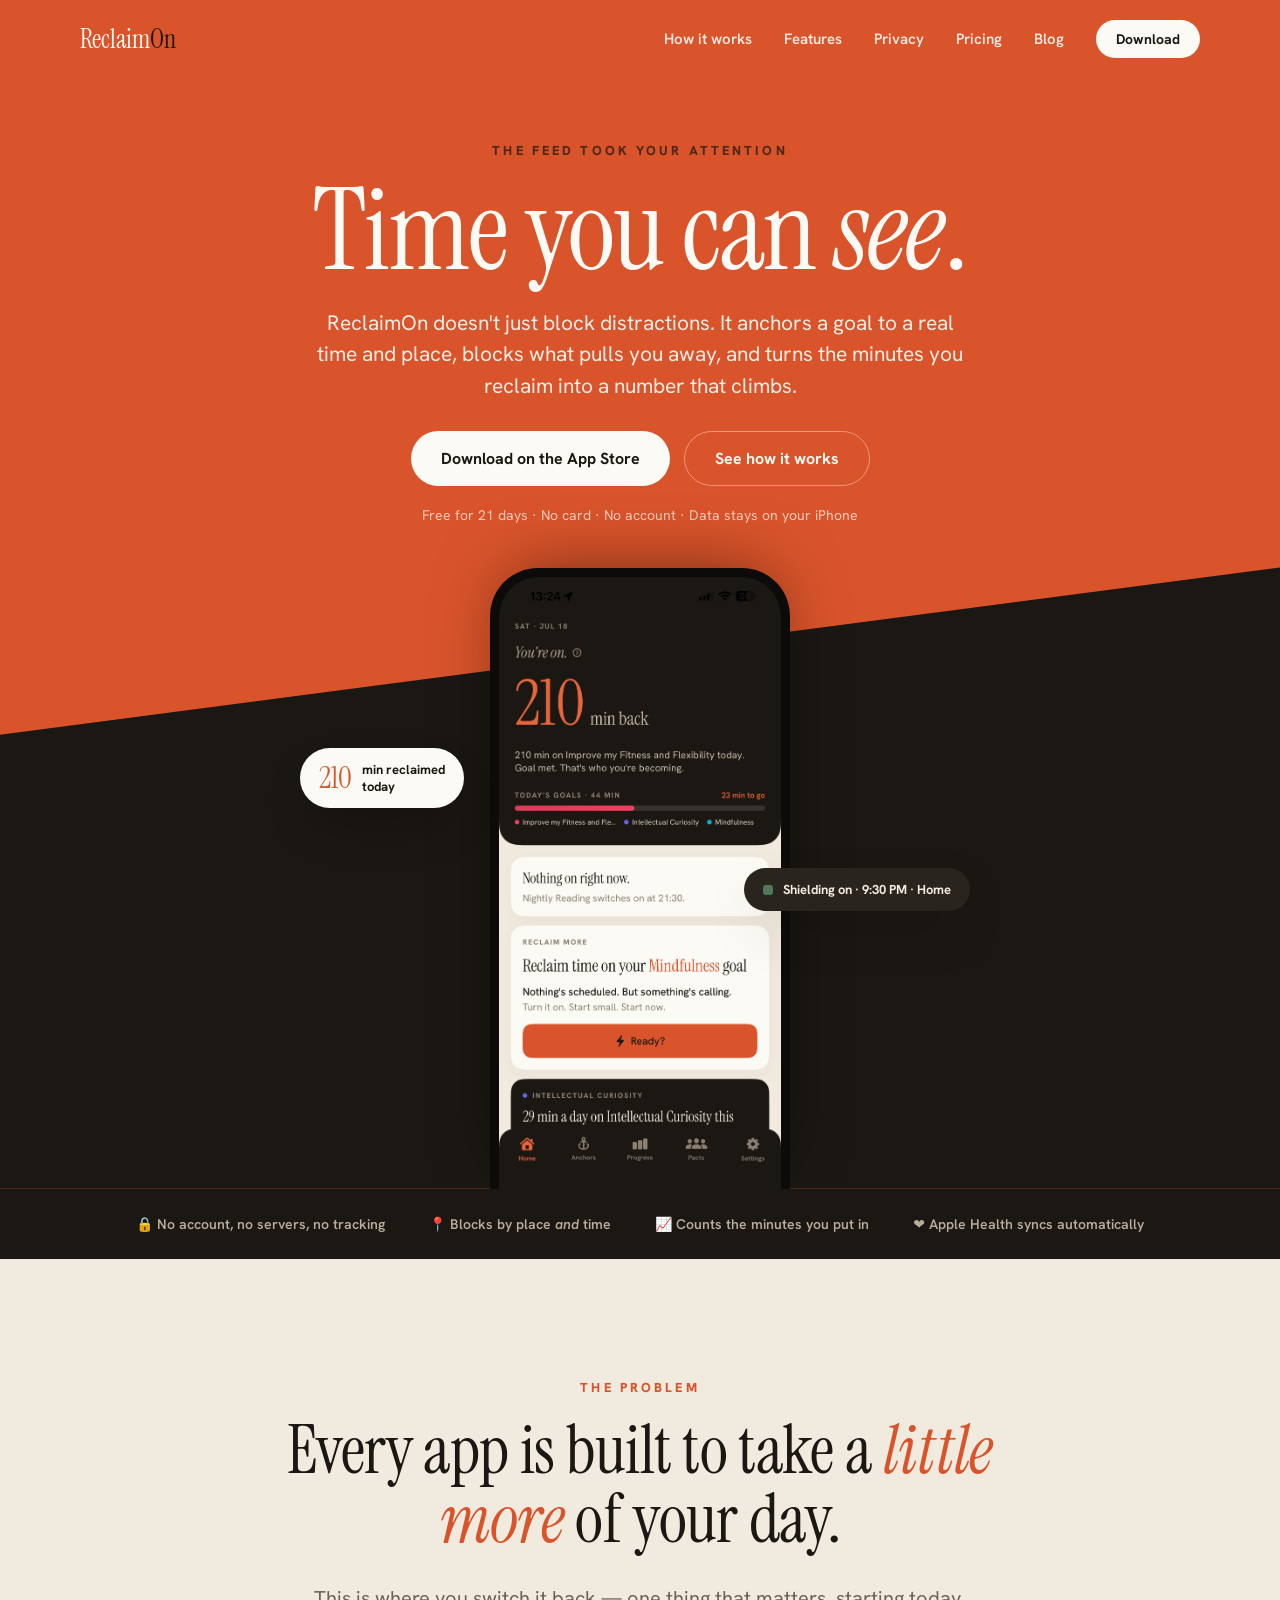
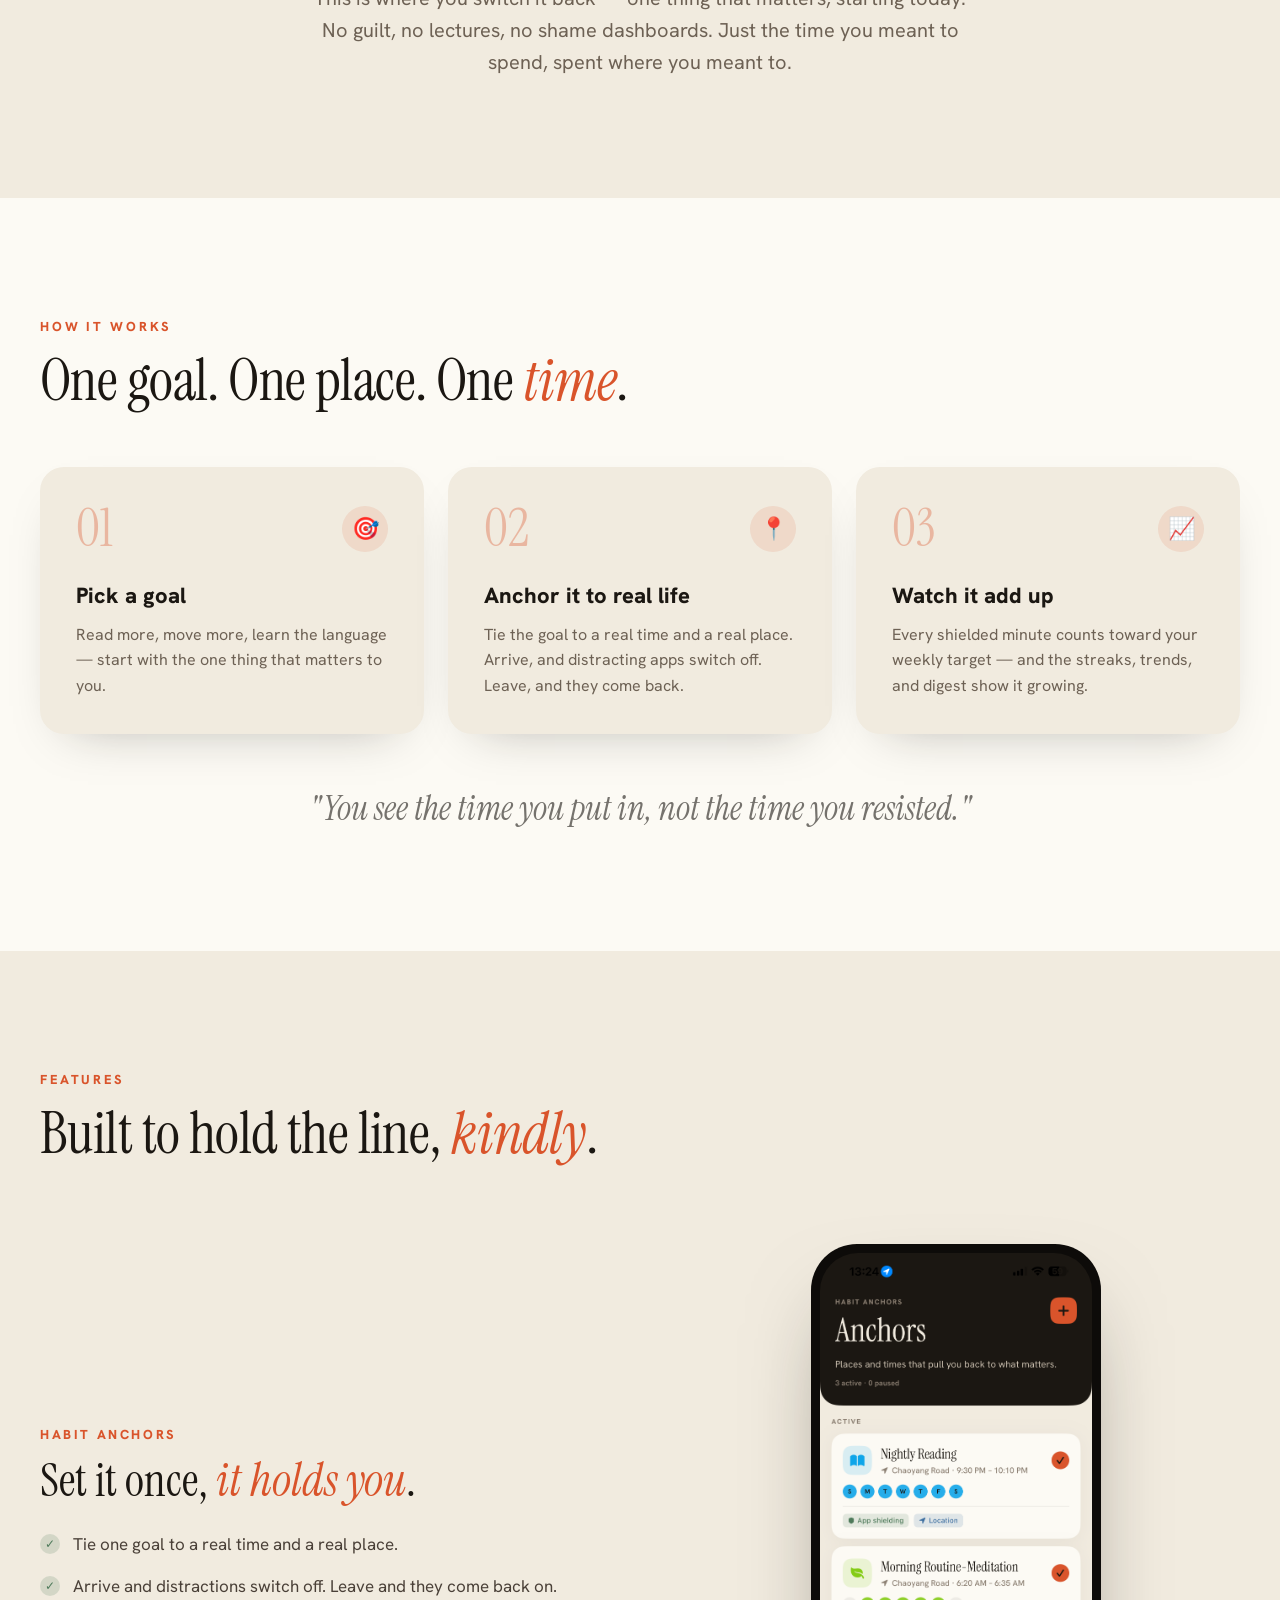
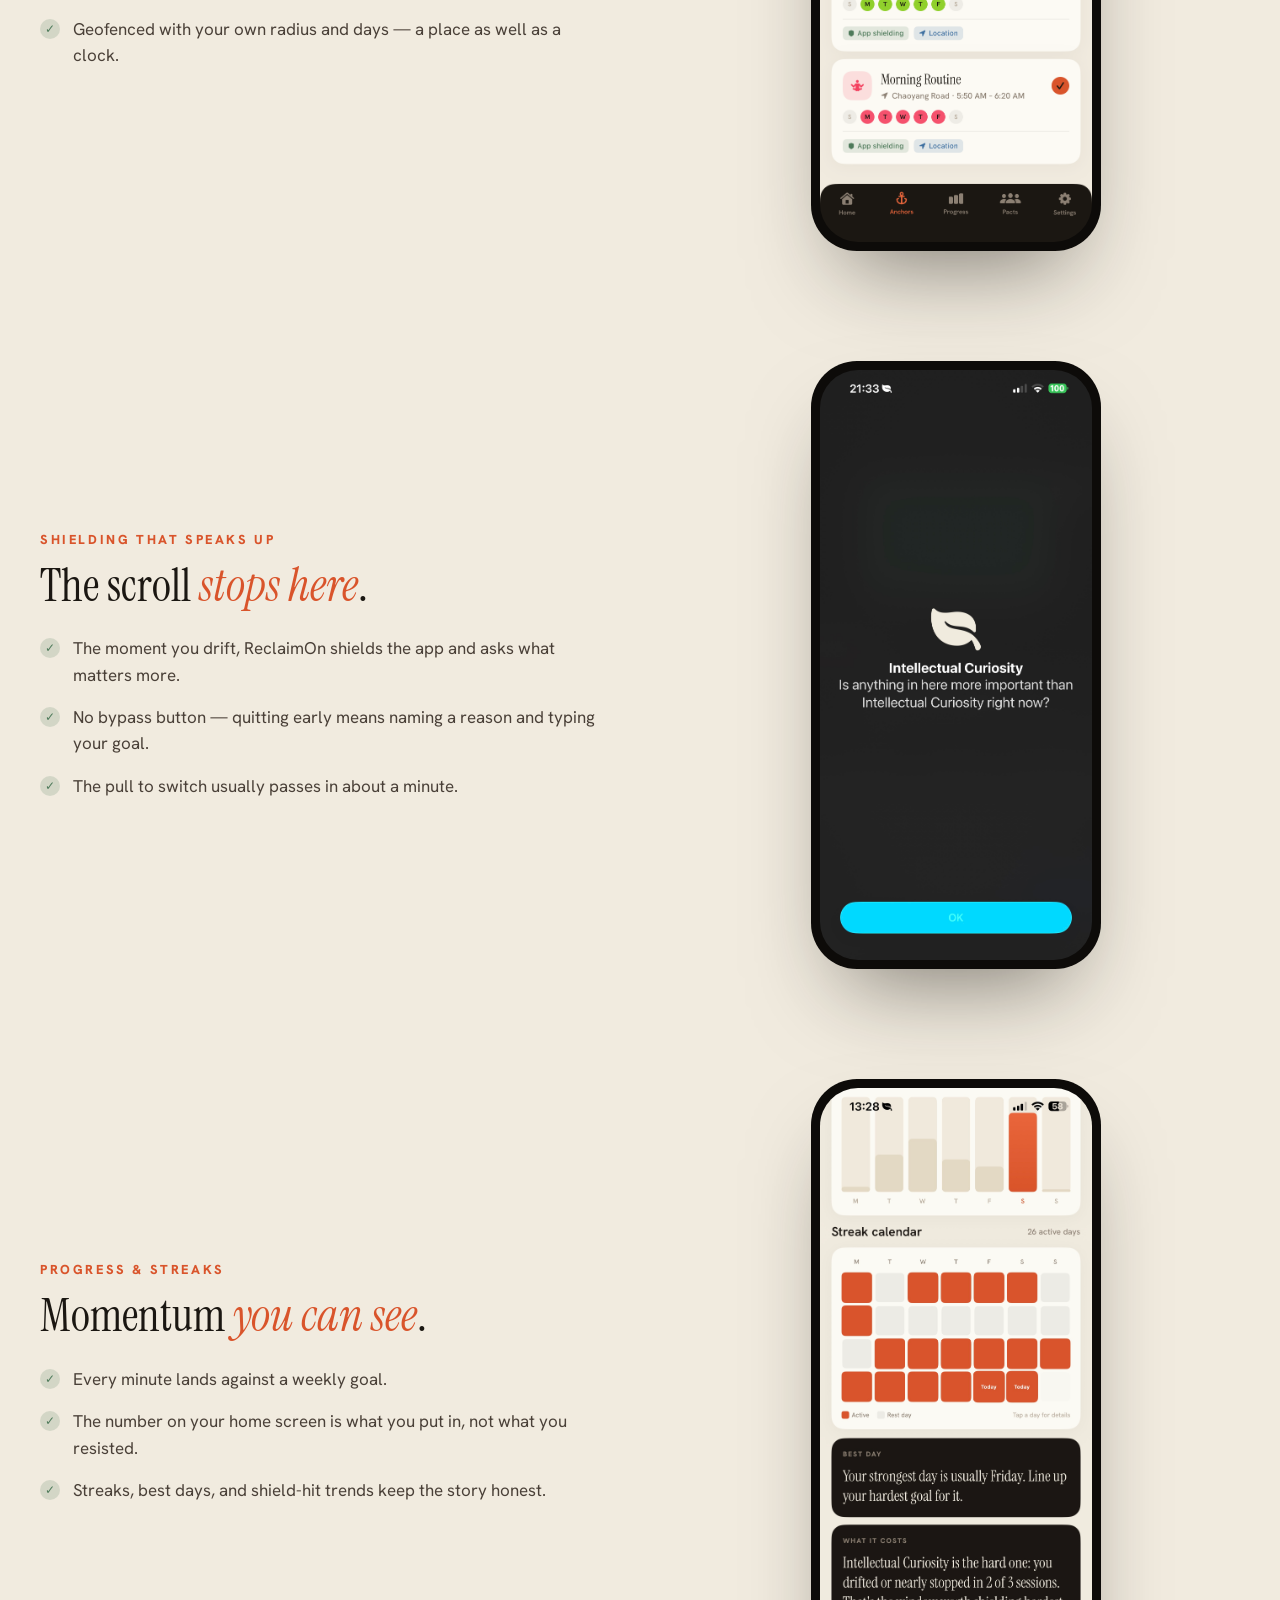
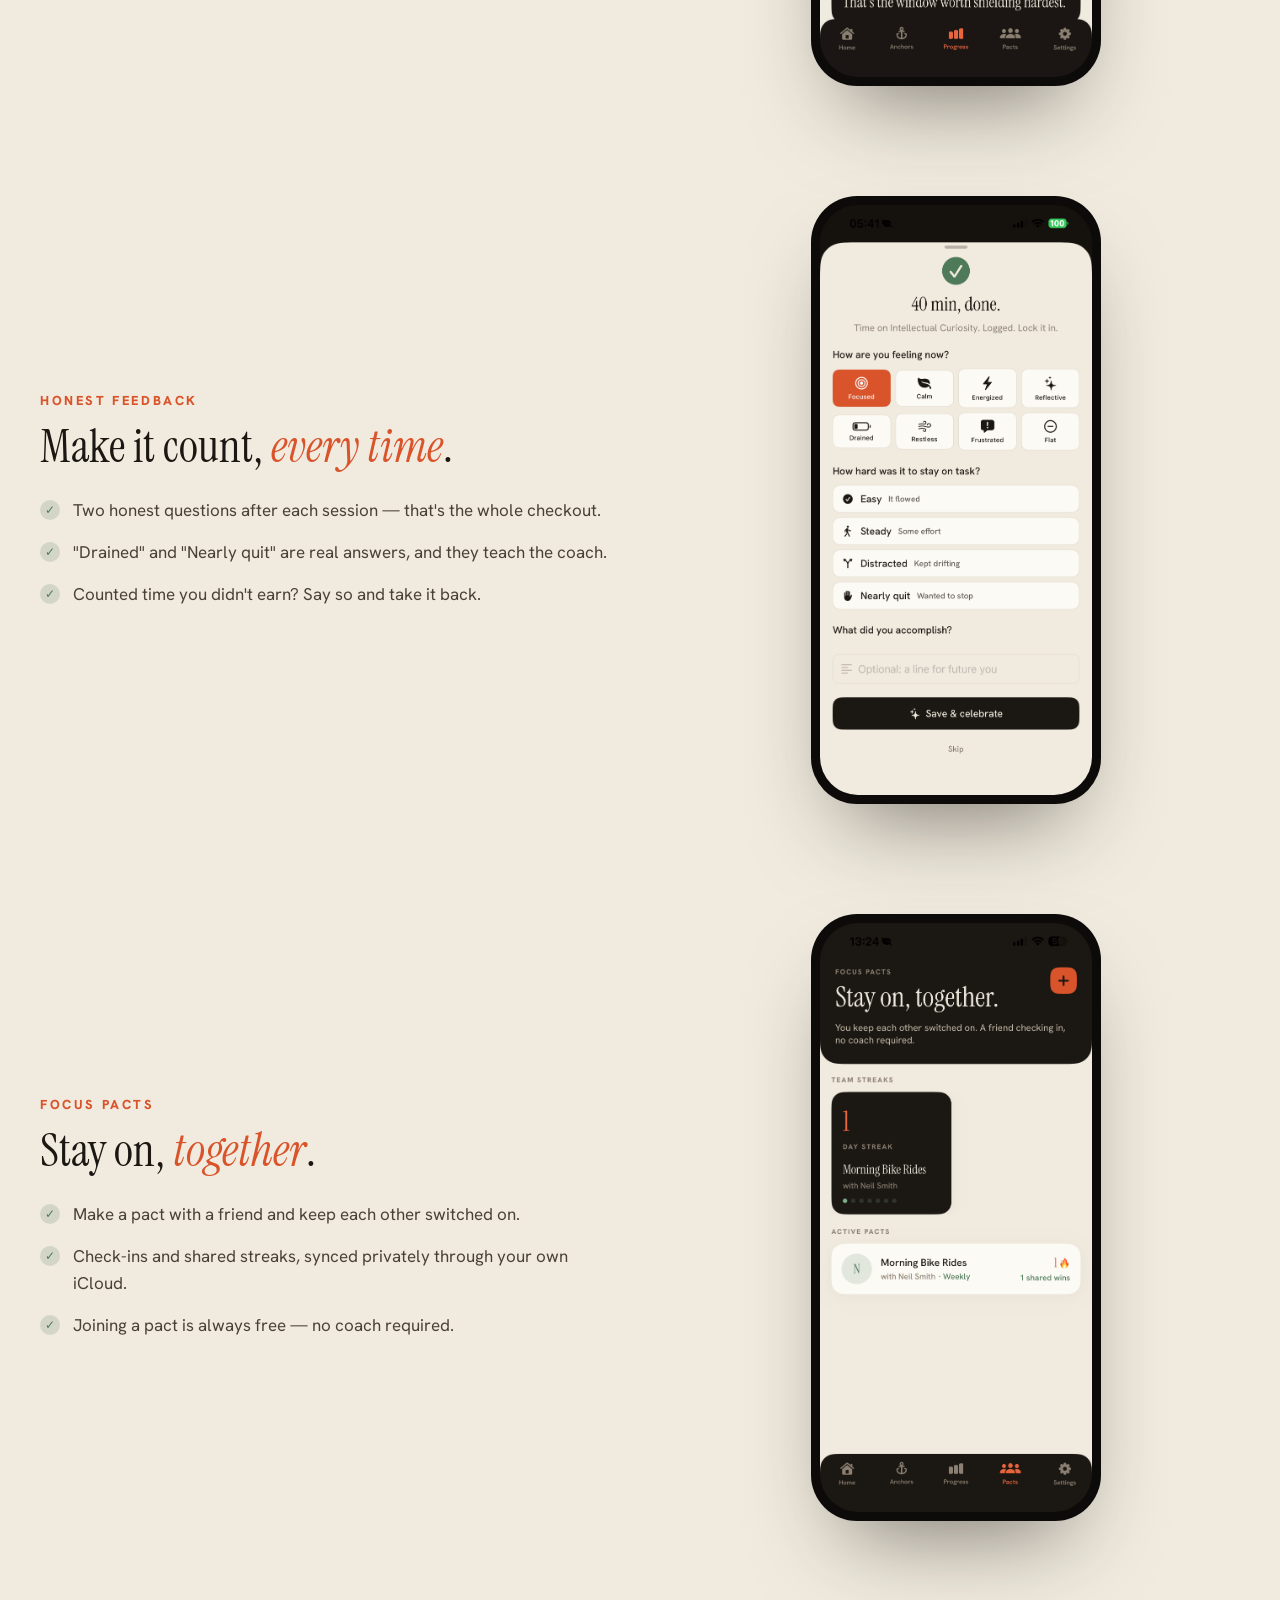
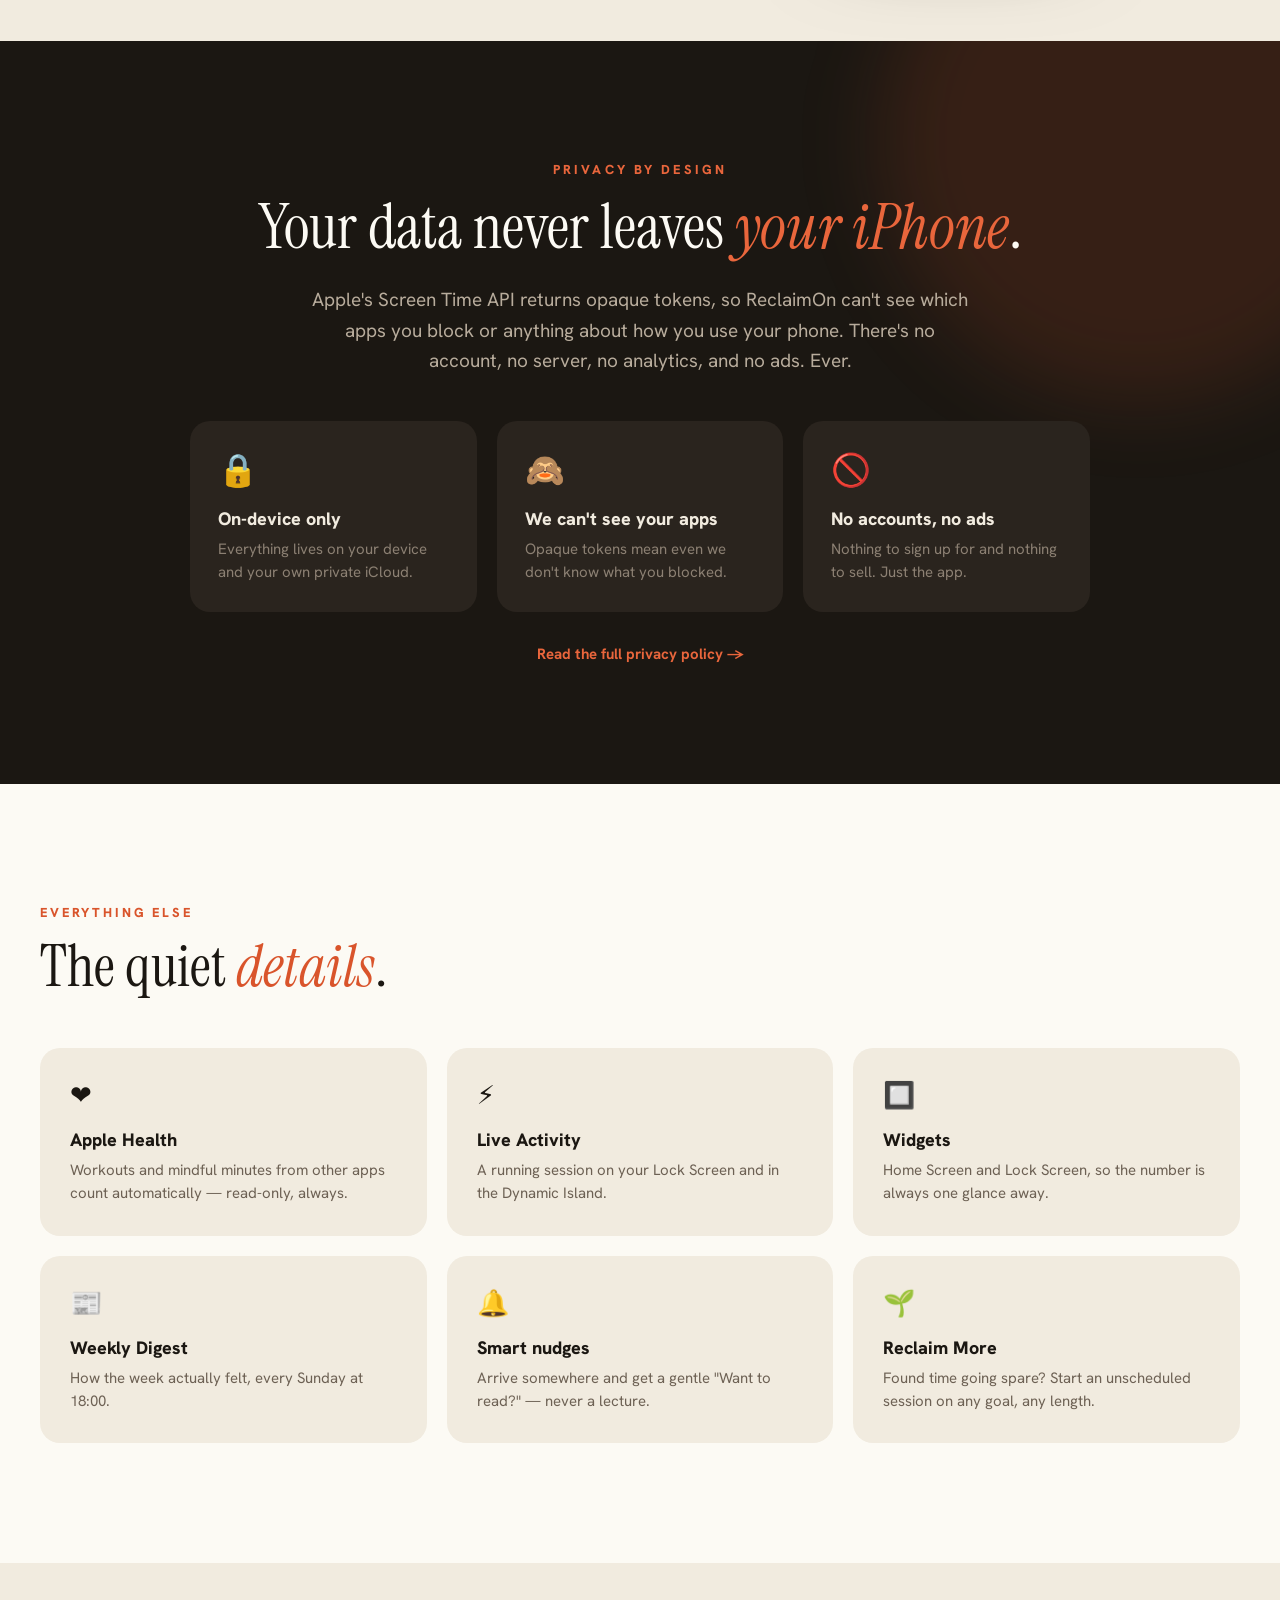
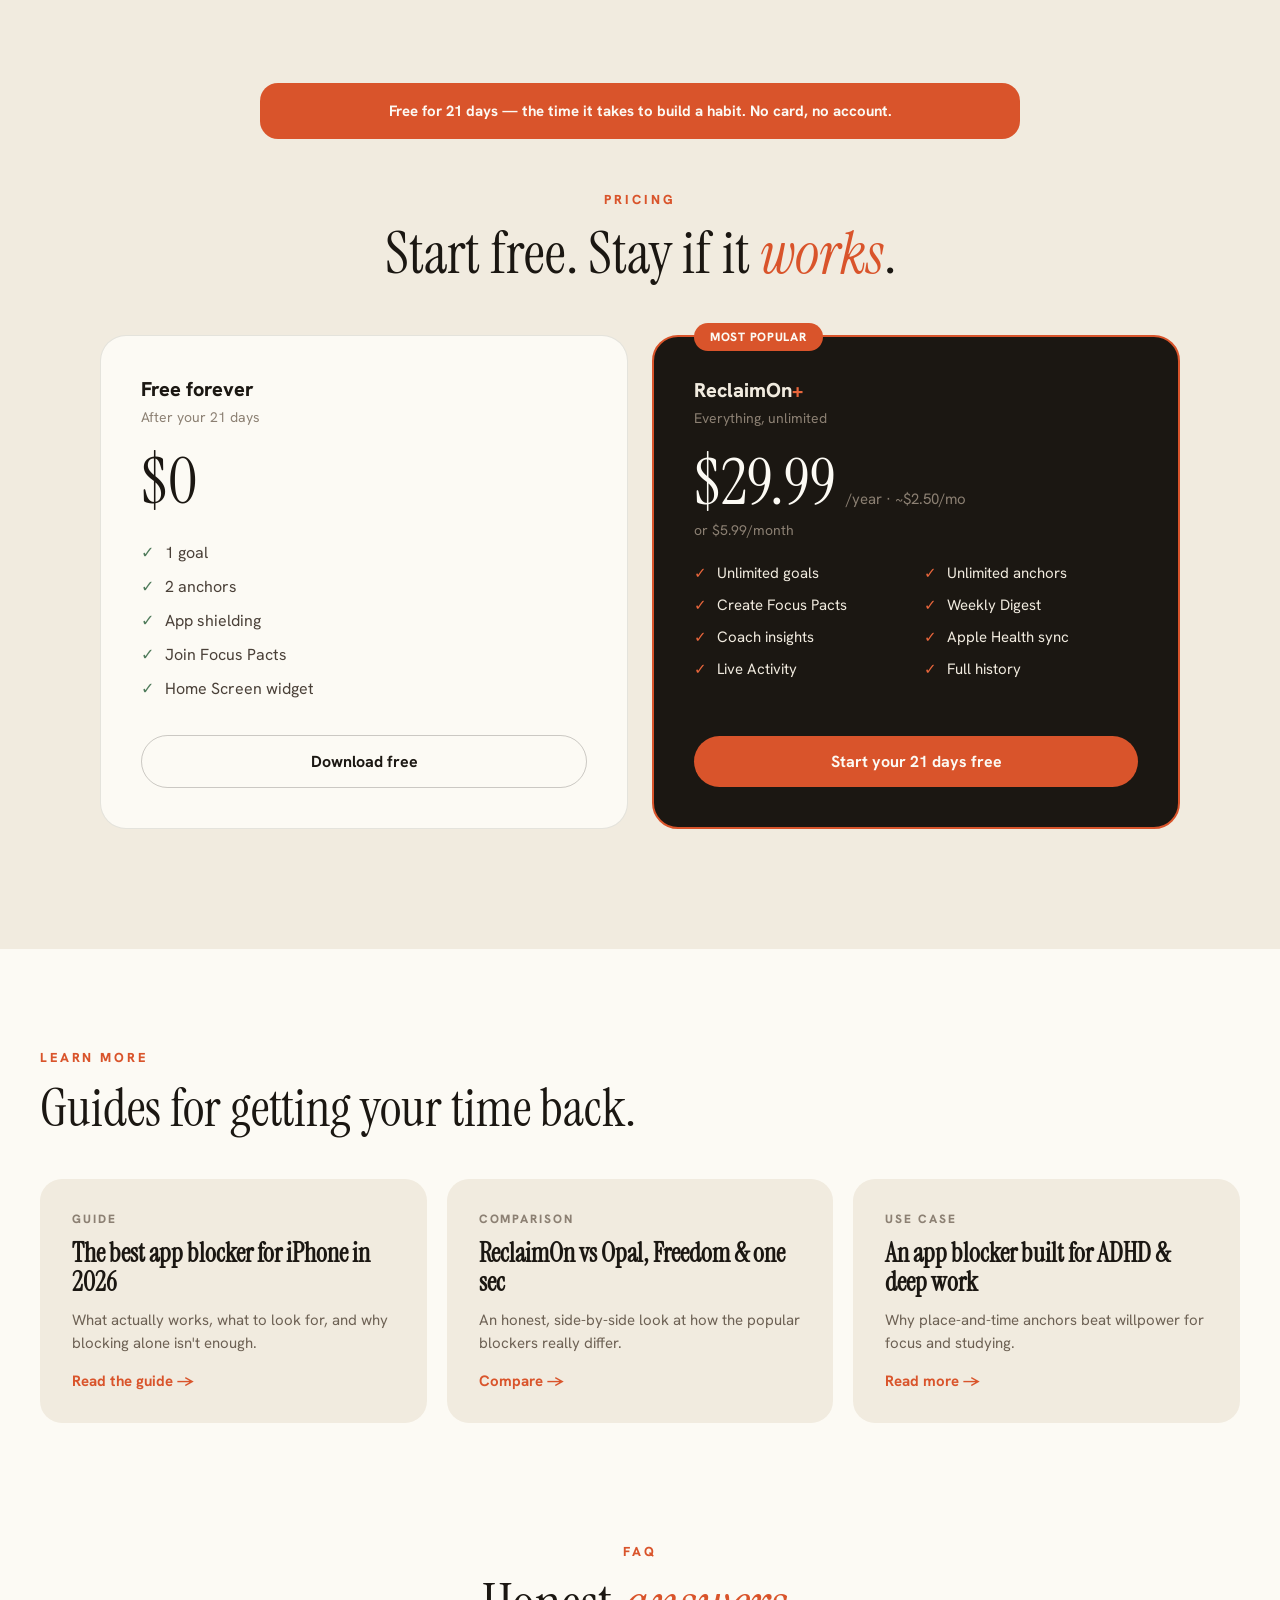
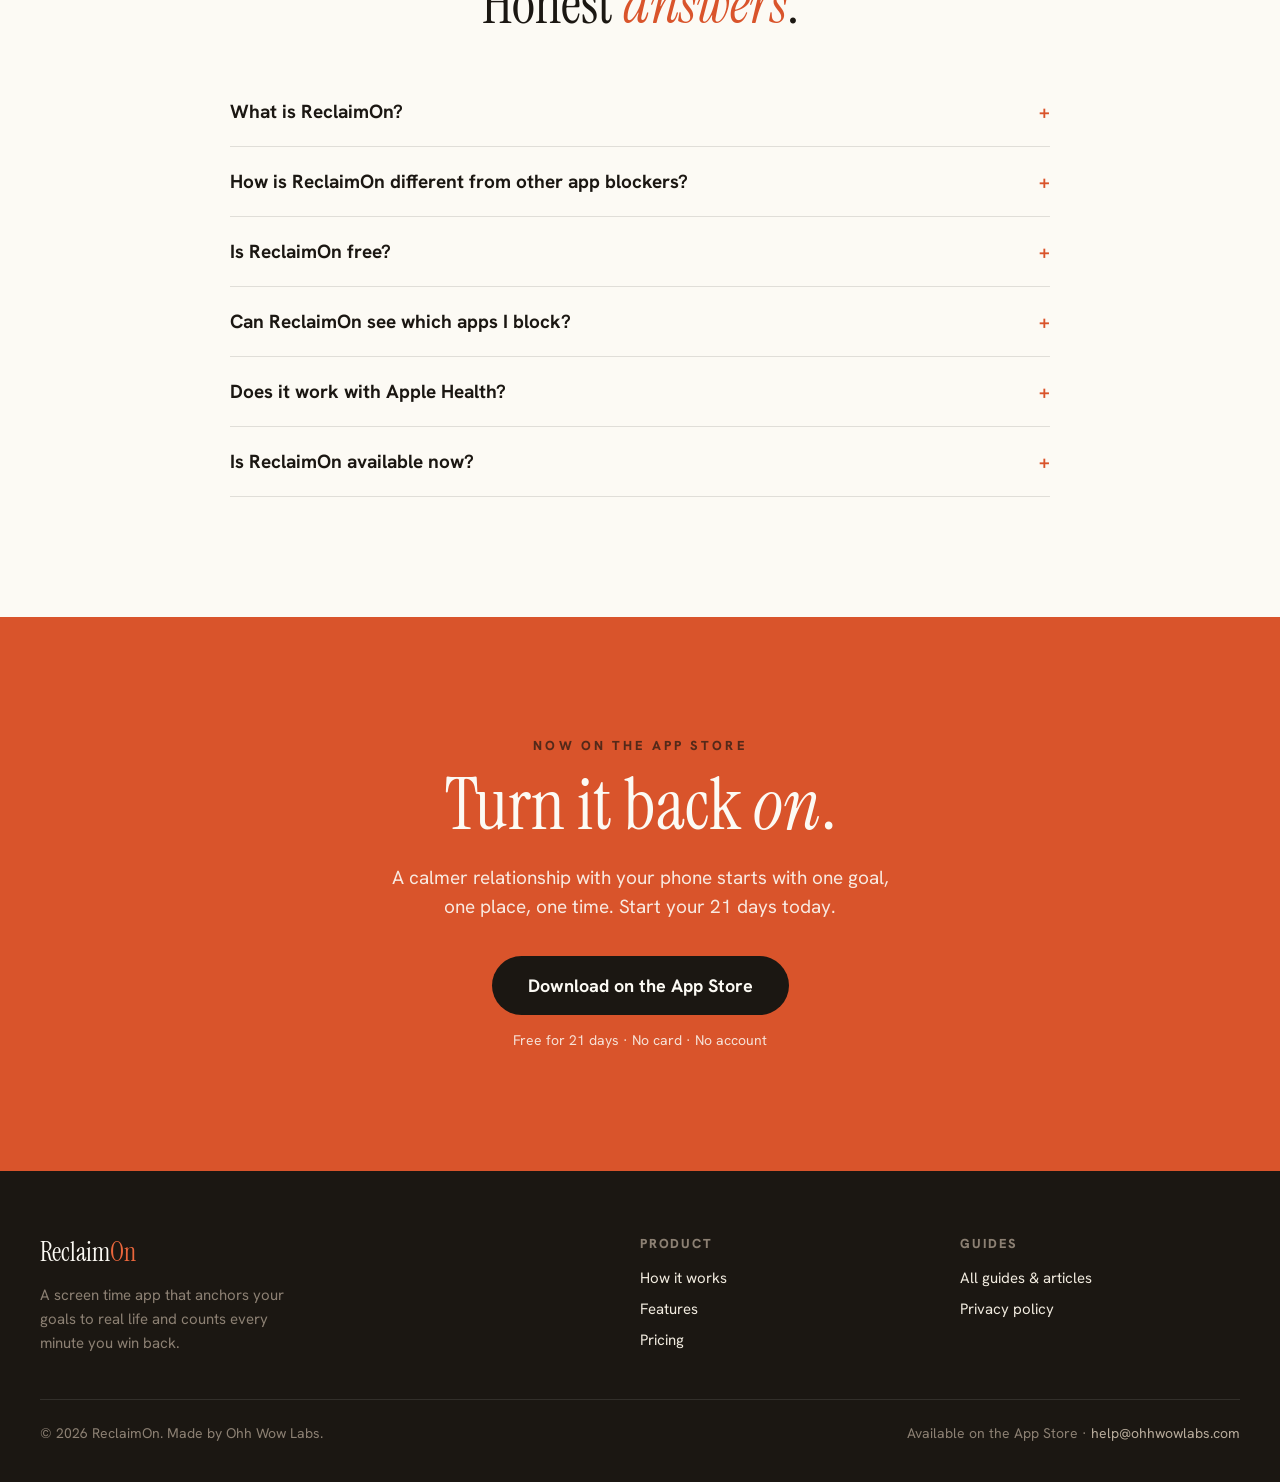
<file: index.html>
<!doctype html>
<html lang="en">
<head>
<meta charset="utf-8">
<meta name="viewport" content="width=device-width, initial-scale=1">
<meta name="theme-color" content="#D9542B">
<link rel="icon" type="image/png" href="favicon.png">
<meta property="og:image" content="https://www.reclaimon.com/og-image.jpg">
<meta name="twitter:image" content="https://www.reclaimon.com/og-image.jpg">
<title>ReclaimOn — Screen Time App That Builds Real Habits | iPhone &amp; iPad</title>
<meta name="google-site-verification" content="Ittxs-D2j6rc8Dx5dBxb53C8uXrJXjqaE87y4YC0-b0" />
<meta name="description" content="ReclaimOn is a screen time app and app blocker that anchors your goals to a real time and place, blocks distracting apps, and counts every minute you reclaim. Free for 21 days — no card, no account, data stays on your iPhone.">
<meta name="keywords" content="screen time app, app blocker, focus app, digital detox, phone addiction, deep work, ADHD focus, habit tracker, distraction blocker">
<link rel="canonical" href="https://www.reclaimon.com/">
<meta property="og:title" content="ReclaimOn — Screen Time App That Builds Real Habits">
<meta property="og:description" content="Anchor a goal to a real time and place, block what pulls you away, and watch the minutes go where you meant them to. Free for 21 days.">
<meta property="og:type" content="website">
<meta property="og:url" content="https://www.reclaimon.com/">
<meta name="twitter:card" content="summary_large_image">
<link rel="preconnect" href="https://fonts.googleapis.com">
<link rel="preconnect" href="https://fonts.gstatic.com" crossorigin>
<link href="https://fonts.googleapis.com/css2?family=Hanken+Grotesk:wght@400;500;600;700;800&family=Instrument+Serif:ital@0;1&display=swap" rel="stylesheet">
<script type="application/ld+json">
{"@context":"https://schema.org","@type":"MobileApplication","name":"ReclaimOn","operatingSystem":"iOS 17.0 or later","applicationCategory":"LifestyleApplication","description":"A screen time app that anchors goals to a real time and place, blocks distracting apps, and counts every minute you reclaim.","offers":{"@type":"Offer","price":"0","priceCurrency":"USD"},"url":"https://www.reclaimon.com/"}
</script>
<style>
  * { box-sizing:border-box; }
  html { scroll-behavior:smooth; }
  body { margin:0; background:#FCFAF4; font-family:"Hanken Grotesk",system-ui,sans-serif; color:#1B1712; -webkit-font-smoothing:antialiased; }
  a { color:#D9542B; text-decoration:none; }
  a:hover { color:#B23F1C; }
  ::selection { background:#D9542B; color:#FCFAF4; }
  @keyframes floaty { 0%,100%{transform:translateY(0)} 50%{transform:translateY(-9px)} }
  details > summary { list-style:none; cursor:pointer; }
  details > summary::-webkit-details-marker { display:none; }
</style>
</head>
<body>
<div style="overflow-x:hidden;">

<!-- ============ NAV ============ -->
<nav style="position:sticky; top:0; z-index:50; transition:background .3s ease, box-shadow .3s ease; background:transparent;">
  <div style="max-width:1200px; margin:0 auto; padding:20px 40px; display:flex; align-items:center; justify-content:space-between;">
    <a href="#top" style="font-family:'Instrument Serif'; font-size:26px; color:#FCFAF4;">Reclaim<span style="color:#1B1712;">On</span></a>
    <div style="display:flex; align-items:center; gap:32px;">
      <a href="#how" style="font-size:15px; font-weight:600; color:rgba(252,250,244,.9);">How it works</a>
      <a href="#features" style="font-size:15px; font-weight:600; color:rgba(252,250,244,.9);">Features</a>
      <a href="#privacy" style="font-size:15px; font-weight:600; color:rgba(252,250,244,.9);">Privacy</a>
      <a href="#pricing" style="font-size:15px; font-weight:600; color:rgba(252,250,244,.9);">Pricing</a>
      <a href="blog" style="font-size:15px; font-weight:600; color:rgba(252,250,244,.9);">Blog</a>
      <a href="https://apps.apple.com/us/app/reclaimon-focus-app-blocker/id6791189313" target="_blank" rel="noopener" style="padding:10px 20px; border-radius:999px; background:#FCFAF4; color:#1B1712; font-size:14px; font-weight:700; white-space:nowrap;">Download</a>
    </div>
  </div>
</nav>

<!-- ============ HERO (1b) ============ -->
<header id="top" style="margin-top:-84px; padding-top:84px; background:#D9542B; position:relative; overflow:hidden;">
  <div style="position:absolute; inset:0; background:#1B1712; clip-path:polygon(0 62%, 100% 48%, 100% 100%, 0 100%);"></div>
  <div style="position:relative; z-index:2; max-width:1200px; margin:0 auto; padding:64px 40px 0; text-align:center;">
    <p style="margin:0 0 18px; font-size:13px; font-weight:800; letter-spacing:.24em; text-transform:uppercase; color:rgba(27,23,18,.72);">The feed took your attention</p>
    <h1 style="margin:0 auto; font-family:'Instrument Serif'; font-weight:400; font-size:clamp(56px,9vw,116px); line-height:.92; letter-spacing:-.015em; color:#FCFAF4; max-width:15ch;">Time you can <em>see</em>.</h1>
    <p style="margin:24px auto 0; font-size:clamp(17px,1.7vw,21px); line-height:1.5; color:rgba(252,250,244,.92); max-width:54ch;">ReclaimOn doesn't just block distractions. It anchors a goal to a real time and place, blocks what pulls you away, and turns the minutes you reclaim into a number that climbs.</p>
    <div style="display:flex; flex-wrap:wrap; justify-content:center; gap:14px; margin-top:30px;">
      <a href="https://apps.apple.com/us/app/reclaimon-focus-app-blocker/id6791189313" target="_blank" rel="noopener" style="display:inline-flex; align-items:center; padding:16px 30px; border-radius:999px; background:#FCFAF4; color:#1B1712; font-size:16px; font-weight:700;">Download on the App Store</a>
      <a href="#how" style="display:inline-flex; align-items:center; padding:16px 30px; border-radius:999px; border:1.5px solid rgba(252,250,244,.4); color:#FCFAF4; font-size:16px; font-weight:700;">See how it works</a>
    </div>
    <p style="margin:20px 0 0; font-size:14px; color:rgba(252,250,244,.72);">Free for 21 days · No card · No account · Data stays on your iPhone</p>
  </div>

  <div style="position:relative; z-index:3; max-width:1200px; margin:44px auto 0; padding:0 40px; display:flex; justify-content:center;">
    <div style="position:relative;">
      <div style="width:300px; padding:9px 9px 0; border-radius:48px 48px 0 0; background:#0d0b09; box-shadow:0 -12px 70px -20px rgba(0,0,0,.55);">
        <img src="site-assets/home.png" alt="ReclaimOn home screen showing 210 minutes reclaimed today toward a fitness goal" style="display:block; width:100%; border-radius:40px 40px 0 0;">
      </div>
      <div style="position:absolute; top:180px; left:-190px; display:flex; align-items:center; gap:10px; padding:13px 19px; border-radius:999px; background:#FCFAF4; box-shadow:0 22px 50px -18px rgba(0,0,0,.4); animation:floaty 5s ease-in-out infinite;">
        <span style="font-family:'Instrument Serif'; font-size:30px; color:#D9542B; line-height:1;">210</span>
        <span style="font-size:13px; font-weight:700; color:#1B1712;">min reclaimed<br>today</span>
      </div>
      <div style="position:absolute; top:300px; right:-180px; display:flex; align-items:center; gap:10px; padding:13px 19px; border-radius:999px; background:#2A241E; box-shadow:0 22px 50px -18px rgba(0,0,0,.5); animation:floaty 5s ease-in-out infinite; animation-delay:1.3s;">
        <span style="width:10px; height:10px; border-radius:3px; background:#4E7A5A;"></span>
        <span style="font-size:13px; font-weight:700; color:#F1EBDF;">Shielding on · 9:30 PM · Home</span>
      </div>
    </div>
  </div>
</header>

<!-- ============ TRUST STRIP ============ -->
<section style="background:#1B1712; padding:26px 40px;">
  <div style="max-width:1100px; margin:0 auto; display:flex; flex-wrap:wrap; justify-content:center; gap:14px 44px; font-size:14px; font-weight:600; color:#B8AC9C;">
    <span>🔒 No account, no servers, no tracking</span>
    <span>📍 Blocks by place <em>and</em> time</span>
    <span>📈 Counts the minutes you put in</span>
    <span>❤️ Apple Health syncs automatically</span>
  </div>
</section>

<!-- ============ PROBLEM ============ -->
<section style="background:#F1EBDF; padding:120px 40px; text-align:center;">
  <div style="max-width:820px; margin:0 auto;">
    <p style="margin:0 0 20px; font-size:13px; font-weight:800; letter-spacing:.24em; text-transform:uppercase; color:#D9542B;">The problem</p>
    <h2 style="margin:0; font-family:'Instrument Serif'; font-weight:400; font-size:clamp(40px,6vw,68px); line-height:1.02; letter-spacing:-.01em; color:#1B1712;">Every app is built to take a <em style="color:#D9542B;">little more</em> of your day.</h2>
    <p style="margin:28px auto 0; font-size:20px; line-height:1.6; color:#6d6154; max-width:60ch; text-wrap:pretty;">This is where you switch it back — one thing that matters, starting today. No guilt, no lectures, no shame dashboards. Just the time you meant to spend, spent where you meant to.</p>
  </div>
</section>

<!-- ============ HOW IT WORKS ============ -->
<section id="how" style="background:#FCFAF4; padding:120px 40px;">
  <div style="max-width:1200px; margin:0 auto;">
    <div style="max-width:640px;">
      <p style="margin:0 0 16px; font-size:13px; font-weight:800; letter-spacing:.22em; text-transform:uppercase; color:#D9542B;">How it works</p>
      <h2 style="margin:0; font-family:'Instrument Serif'; font-weight:400; font-size:clamp(38px,5vw,58px); line-height:1.02; letter-spacing:-.01em; color:#1B1712;">One goal. One place. One <em style="color:#D9542B;">time</em>.</h2>
    </div>
    <div style="margin-top:56px; display:grid; grid-template-columns:repeat(3,1fr); gap:24px;">
      <div style="display:flex; flex-direction:column; background:#F1EBDF; border-radius:24px; padding:36px; box-shadow:0 20px 50px -30px rgba(27,23,18,.35);">
        <div style="display:flex; align-items:center; justify-content:space-between;">
          <span style="font-family:'Instrument Serif'; font-size:52px; color:rgba(217,84,43,.35); line-height:1;">01</span>
          <span style="width:46px; height:46px; border-radius:999px; background:rgba(217,84,43,.12); display:flex; align-items:center; justify-content:center; font-size:22px;">🎯</span>
        </div>
        <h3 style="margin:26px 0 0; font-size:22px; font-weight:800; color:#1B1712;">Pick a goal</h3>
        <p style="margin:12px 0 0; font-size:16px; line-height:1.6; color:#6d6154;">Read more, move more, learn the language — start with the one thing that matters to you.</p>
      </div>
      <div style="display:flex; flex-direction:column; background:#F1EBDF; border-radius:24px; padding:36px; box-shadow:0 20px 50px -30px rgba(27,23,18,.35);">
        <div style="display:flex; align-items:center; justify-content:space-between;">
          <span style="font-family:'Instrument Serif'; font-size:52px; color:rgba(217,84,43,.35); line-height:1;">02</span>
          <span style="width:46px; height:46px; border-radius:999px; background:rgba(217,84,43,.12); display:flex; align-items:center; justify-content:center; font-size:22px;">📍</span>
        </div>
        <h3 style="margin:26px 0 0; font-size:22px; font-weight:800; color:#1B1712;">Anchor it to real life</h3>
        <p style="margin:12px 0 0; font-size:16px; line-height:1.6; color:#6d6154;">Tie the goal to a real time and a real place. Arrive, and distracting apps switch off. Leave, and they come back.</p>
      </div>
      <div style="display:flex; flex-direction:column; background:#F1EBDF; border-radius:24px; padding:36px; box-shadow:0 20px 50px -30px rgba(27,23,18,.35);">
        <div style="display:flex; align-items:center; justify-content:space-between;">
          <span style="font-family:'Instrument Serif'; font-size:52px; color:rgba(217,84,43,.35); line-height:1;">03</span>
          <span style="width:46px; height:46px; border-radius:999px; background:rgba(217,84,43,.12); display:flex; align-items:center; justify-content:center; font-size:22px;">📈</span>
        </div>
        <h3 style="margin:26px 0 0; font-size:22px; font-weight:800; color:#1B1712;">Watch it add up</h3>
        <p style="margin:12px 0 0; font-size:16px; line-height:1.6; color:#6d6154;">Every shielded minute counts toward your weekly target — and the streaks, trends, and digest show it growing.</p>
      </div>
    </div>
    <p style="margin:52px 0 0; text-align:center; font-family:'Instrument Serif'; font-style:italic; font-size:clamp(24px,3vw,34px); color:rgba(27,23,18,.6);">"You see the time you put in, not the time you resisted."</p>
  </div>
</section>

<!-- ============ FEATURES ============ -->
<section id="features" style="background:#F1EBDF; padding:120px 40px;">
  <div style="max-width:1200px; margin:0 auto;">
    <div style="max-width:680px;">
      <p style="margin:0 0 16px; font-size:13px; font-weight:800; letter-spacing:.22em; text-transform:uppercase; color:#D9542B;">Features</p>
      <h2 style="margin:0; font-family:'Instrument Serif'; font-weight:400; font-size:clamp(38px,5vw,58px); line-height:1.02; letter-spacing:-.01em; color:#1B1712;">Built to hold the line, <em style="color:#D9542B;">kindly</em>.</h2>
    </div>

    <div style="margin-top:80px; display:flex; flex-direction:column; gap:110px;">

      <!-- Anchors -->
      <div style="display:grid; grid-template-columns:1fr 1fr; gap:64px; align-items:center;">
        <div>
          <p style="margin:0 0 14px; font-size:13px; font-weight:800; letter-spacing:.2em; text-transform:uppercase; color:#D9542B;">Habit Anchors</p>
          <h3 style="margin:0; font-family:'Instrument Serif'; font-weight:400; font-size:clamp(32px,4vw,46px); line-height:1.04; color:#1B1712;">Set it once, <em style="color:#D9542B;">it holds you</em>.</h3>
          <ul style="list-style:none; margin:26px 0 0; padding:0; display:flex; flex-direction:column; gap:16px;">
            <li style="display:flex; gap:13px; align-items:flex-start;"><span style="margin-top:3px; width:20px; height:20px; border-radius:999px; background:rgba(78,122,90,.18); color:#4E7A5A; display:flex; align-items:center; justify-content:center; font-size:12px; font-weight:800; flex-shrink:0;">✓</span><span style="font-size:17px; line-height:1.55; color:#4a4038;">Tie one goal to a real time and a real place.</span></li>
            <li style="display:flex; gap:13px; align-items:flex-start;"><span style="margin-top:3px; width:20px; height:20px; border-radius:999px; background:rgba(78,122,90,.18); color:#4E7A5A; display:flex; align-items:center; justify-content:center; font-size:12px; font-weight:800; flex-shrink:0;">✓</span><span style="font-size:17px; line-height:1.55; color:#4a4038;">Arrive and distractions switch off. Leave and they come back on.</span></li>
            <li style="display:flex; gap:13px; align-items:flex-start;"><span style="margin-top:3px; width:20px; height:20px; border-radius:999px; background:rgba(78,122,90,.18); color:#4E7A5A; display:flex; align-items:center; justify-content:center; font-size:12px; font-weight:800; flex-shrink:0;">✓</span><span style="font-size:17px; line-height:1.55; color:#4a4038;">Geofenced with your own radius and days — a place as well as a clock.</span></li>
          </ul>
        </div>
        <div style="justify-self:center;">
          <div style="width:290px; padding:9px; border-radius:46px; background:#0d0b09; box-shadow:0 44px 90px -34px rgba(27,23,18,.55);">
            <img src="site-assets/anchors.png" alt="ReclaimOn Habit Anchors screen listing anchors tied to a place and time with app shielding" style="display:block; width:100%; border-radius:38px;">
          </div>
        </div>
      </div>

      <!-- Shielding -->
      <div style="display:grid; grid-template-columns:1fr 1fr; gap:64px; align-items:center;">
        <div style="order:2; justify-self:center;">
          <div style="width:290px; padding:9px; border-radius:46px; background:#0d0b09; box-shadow:0 44px 90px -34px rgba(27,23,18,.55);">
            <img src="site-assets/intercept.jpg" alt="ReclaimOn shield screen asking whether anything in the blocked app matters more than the goal" style="display:block; width:100%; border-radius:38px;">
          </div>
        </div>
        <div style="order:1;">
          <p style="margin:0 0 14px; font-size:13px; font-weight:800; letter-spacing:.2em; text-transform:uppercase; color:#D9542B;">Shielding that speaks up</p>
          <h3 style="margin:0; font-family:'Instrument Serif'; font-weight:400; font-size:clamp(32px,4vw,46px); line-height:1.04; color:#1B1712;">The scroll <em style="color:#D9542B;">stops here</em>.</h3>
          <ul style="list-style:none; margin:26px 0 0; padding:0; display:flex; flex-direction:column; gap:16px;">
            <li style="display:flex; gap:13px; align-items:flex-start;"><span style="margin-top:3px; width:20px; height:20px; border-radius:999px; background:rgba(78,122,90,.18); color:#4E7A5A; display:flex; align-items:center; justify-content:center; font-size:12px; font-weight:800; flex-shrink:0;">✓</span><span style="font-size:17px; line-height:1.55; color:#4a4038;">The moment you drift, ReclaimOn shields the app and asks what matters more.</span></li>
            <li style="display:flex; gap:13px; align-items:flex-start;"><span style="margin-top:3px; width:20px; height:20px; border-radius:999px; background:rgba(78,122,90,.18); color:#4E7A5A; display:flex; align-items:center; justify-content:center; font-size:12px; font-weight:800; flex-shrink:0;">✓</span><span style="font-size:17px; line-height:1.55; color:#4a4038;">No bypass button — quitting early means naming a reason and typing your goal.</span></li>
            <li style="display:flex; gap:13px; align-items:flex-start;"><span style="margin-top:3px; width:20px; height:20px; border-radius:999px; background:rgba(78,122,90,.18); color:#4E7A5A; display:flex; align-items:center; justify-content:center; font-size:12px; font-weight:800; flex-shrink:0;">✓</span><span style="font-size:17px; line-height:1.55; color:#4a4038;">The pull to switch usually passes in about a minute.</span></li>
          </ul>
        </div>
      </div>

      <!-- Progress -->
      <div style="display:grid; grid-template-columns:1fr 1fr; gap:64px; align-items:center;">
        <div>
          <p style="margin:0 0 14px; font-size:13px; font-weight:800; letter-spacing:.2em; text-transform:uppercase; color:#D9542B;">Progress &amp; Streaks</p>
          <h3 style="margin:0; font-family:'Instrument Serif'; font-weight:400; font-size:clamp(32px,4vw,46px); line-height:1.04; color:#1B1712;">Momentum <em style="color:#D9542B;">you can see</em>.</h3>
          <ul style="list-style:none; margin:26px 0 0; padding:0; display:flex; flex-direction:column; gap:16px;">
            <li style="display:flex; gap:13px; align-items:flex-start;"><span style="margin-top:3px; width:20px; height:20px; border-radius:999px; background:rgba(78,122,90,.18); color:#4E7A5A; display:flex; align-items:center; justify-content:center; font-size:12px; font-weight:800; flex-shrink:0;">✓</span><span style="font-size:17px; line-height:1.55; color:#4a4038;">Every minute lands against a weekly goal.</span></li>
            <li style="display:flex; gap:13px; align-items:flex-start;"><span style="margin-top:3px; width:20px; height:20px; border-radius:999px; background:rgba(78,122,90,.18); color:#4E7A5A; display:flex; align-items:center; justify-content:center; font-size:12px; font-weight:800; flex-shrink:0;">✓</span><span style="font-size:17px; line-height:1.55; color:#4a4038;">The number on your home screen is what you put in, not what you resisted.</span></li>
            <li style="display:flex; gap:13px; align-items:flex-start;"><span style="margin-top:3px; width:20px; height:20px; border-radius:999px; background:rgba(78,122,90,.18); color:#4E7A5A; display:flex; align-items:center; justify-content:center; font-size:12px; font-weight:800; flex-shrink:0;">✓</span><span style="font-size:17px; line-height:1.55; color:#4a4038;">Streaks, best days, and shield-hit trends keep the story honest.</span></li>
          </ul>
        </div>
        <div style="justify-self:center;">
          <div style="width:290px; padding:9px; border-radius:46px; background:#0d0b09; box-shadow:0 44px 90px -34px rgba(27,23,18,.55);">
            <img src="site-assets/progress.jpg" alt="ReclaimOn progress screen with weekly bars, a streak calendar and honest coach insights" style="display:block; width:100%; border-radius:38px;">
          </div>
        </div>
      </div>

      <!-- Session -->
      <div style="display:grid; grid-template-columns:1fr 1fr; gap:64px; align-items:center;">
        <div style="order:2; justify-self:center;">
          <div style="width:290px; padding:9px; border-radius:46px; background:#0d0b09; box-shadow:0 44px 90px -34px rgba(27,23,18,.55);">
            <img src="site-assets/session.png" alt="ReclaimOn post-session checkout asking how you feel and how hard it was to stay on task" style="display:block; width:100%; border-radius:38px;">
          </div>
        </div>
        <div style="order:1;">
          <p style="margin:0 0 14px; font-size:13px; font-weight:800; letter-spacing:.2em; text-transform:uppercase; color:#D9542B;">Honest feedback</p>
          <h3 style="margin:0; font-family:'Instrument Serif'; font-weight:400; font-size:clamp(32px,4vw,46px); line-height:1.04; color:#1B1712;">Make it count, <em style="color:#D9542B;">every time</em>.</h3>
          <ul style="list-style:none; margin:26px 0 0; padding:0; display:flex; flex-direction:column; gap:16px;">
            <li style="display:flex; gap:13px; align-items:flex-start;"><span style="margin-top:3px; width:20px; height:20px; border-radius:999px; background:rgba(78,122,90,.18); color:#4E7A5A; display:flex; align-items:center; justify-content:center; font-size:12px; font-weight:800; flex-shrink:0;">✓</span><span style="font-size:17px; line-height:1.55; color:#4a4038;">Two honest questions after each session — that's the whole checkout.</span></li>
            <li style="display:flex; gap:13px; align-items:flex-start;"><span style="margin-top:3px; width:20px; height:20px; border-radius:999px; background:rgba(78,122,90,.18); color:#4E7A5A; display:flex; align-items:center; justify-content:center; font-size:12px; font-weight:800; flex-shrink:0;">✓</span><span style="font-size:17px; line-height:1.55; color:#4a4038;">"Drained" and "Nearly quit" are real answers, and they teach the coach.</span></li>
            <li style="display:flex; gap:13px; align-items:flex-start;"><span style="margin-top:3px; width:20px; height:20px; border-radius:999px; background:rgba(78,122,90,.18); color:#4E7A5A; display:flex; align-items:center; justify-content:center; font-size:12px; font-weight:800; flex-shrink:0;">✓</span><span style="font-size:17px; line-height:1.55; color:#4a4038;">Counted time you didn't earn? Say so and take it back.</span></li>
          </ul>
        </div>
      </div>

      <!-- Pacts -->
      <div style="display:grid; grid-template-columns:1fr 1fr; gap:64px; align-items:center;">
        <div>
          <p style="margin:0 0 14px; font-size:13px; font-weight:800; letter-spacing:.2em; text-transform:uppercase; color:#D9542B;">Focus Pacts</p>
          <h3 style="margin:0; font-family:'Instrument Serif'; font-weight:400; font-size:clamp(32px,4vw,46px); line-height:1.04; color:#1B1712;">Stay on, <em style="color:#D9542B;">together</em>.</h3>
          <ul style="list-style:none; margin:26px 0 0; padding:0; display:flex; flex-direction:column; gap:16px;">
            <li style="display:flex; gap:13px; align-items:flex-start;"><span style="margin-top:3px; width:20px; height:20px; border-radius:999px; background:rgba(78,122,90,.18); color:#4E7A5A; display:flex; align-items:center; justify-content:center; font-size:12px; font-weight:800; flex-shrink:0;">✓</span><span style="font-size:17px; line-height:1.55; color:#4a4038;">Make a pact with a friend and keep each other switched on.</span></li>
            <li style="display:flex; gap:13px; align-items:flex-start;"><span style="margin-top:3px; width:20px; height:20px; border-radius:999px; background:rgba(78,122,90,.18); color:#4E7A5A; display:flex; align-items:center; justify-content:center; font-size:12px; font-weight:800; flex-shrink:0;">✓</span><span style="font-size:17px; line-height:1.55; color:#4a4038;">Check-ins and shared streaks, synced privately through your own iCloud.</span></li>
            <li style="display:flex; gap:13px; align-items:flex-start;"><span style="margin-top:3px; width:20px; height:20px; border-radius:999px; background:rgba(78,122,90,.18); color:#4E7A5A; display:flex; align-items:center; justify-content:center; font-size:12px; font-weight:800; flex-shrink:0;">✓</span><span style="font-size:17px; line-height:1.55; color:#4a4038;">Joining a pact is always free — no coach required.</span></li>
          </ul>
        </div>
        <div style="justify-self:center;">
          <div style="width:290px; padding:9px; border-radius:46px; background:#0d0b09; box-shadow:0 44px 90px -34px rgba(27,23,18,.55);">
            <img src="site-assets/pacts.png" alt="ReclaimOn Focus Pacts screen showing a shared streak and accountability pact with a friend" style="display:block; width:100%; border-radius:38px;">
          </div>
        </div>
      </div>

    </div>
  </div>
</section>

<!-- ============ PRIVACY ============ -->
<section id="privacy" style="background:#1B1712; padding:120px 40px; position:relative; overflow:hidden;">
  <div style="position:absolute; top:-160px; right:-120px; width:520px; height:520px; border-radius:999px; background:rgba(217,84,43,.14); filter:blur(40px); pointer-events:none;"></div>
  <div style="max-width:900px; margin:0 auto; text-align:center; position:relative; z-index:2;">
    <p style="margin:0 0 18px; font-size:13px; font-weight:800; letter-spacing:.24em; text-transform:uppercase; color:#E9663C;">Privacy by design</p>
    <h2 style="margin:0; font-family:'Instrument Serif'; font-weight:400; font-size:clamp(38px,5.5vw,62px); line-height:1.02; color:#FCFAF4;">Your data never leaves <em style="color:#E9663C;">your iPhone</em>.</h2>
    <p style="margin:26px auto 0; font-size:19px; line-height:1.6; color:#B8AC9C; max-width:60ch; text-wrap:pretty;">Apple's Screen Time API returns opaque tokens, so ReclaimOn can't see which apps you block or anything about how you use your phone. There's no account, no server, no analytics, and no ads. Ever.</p>
    <div style="margin-top:44px; display:grid; grid-template-columns:repeat(3,1fr); gap:20px; text-align:left;">
      <div style="background:#2A241E; border-radius:20px; padding:28px;"><p style="margin:0; font-size:32px;">🔒</p><h3 style="margin:16px 0 0; font-size:18px; font-weight:800; color:#F1EBDF;">On-device only</h3><p style="margin:8px 0 0; font-size:15px; line-height:1.55; color:#8C8073;">Everything lives on your device and your own private iCloud.</p></div>
      <div style="background:#2A241E; border-radius:20px; padding:28px;"><p style="margin:0; font-size:32px;">🙈</p><h3 style="margin:16px 0 0; font-size:18px; font-weight:800; color:#F1EBDF;">We can't see your apps</h3><p style="margin:8px 0 0; font-size:15px; line-height:1.55; color:#8C8073;">Opaque tokens mean even we don't know what you blocked.</p></div>
      <div style="background:#2A241E; border-radius:20px; padding:28px;"><p style="margin:0; font-size:32px;">🚫</p><h3 style="margin:16px 0 0; font-size:18px; font-weight:800; color:#F1EBDF;">No accounts, no ads</h3><p style="margin:8px 0 0; font-size:15px; line-height:1.55; color:#8C8073;">Nothing to sign up for and nothing to sell. Just the app.</p></div>
    </div>
    <p style="margin:32px 0 0; font-size:15px;"><a href="privacy" style="color:#E9663C; font-weight:700;">Read the full privacy policy →</a></p>
  </div>
</section>

<!-- ============ EXTRAS ============ -->
<section style="background:#FCFAF4; padding:120px 40px;">
  <div style="max-width:1200px; margin:0 auto;">
    <div style="max-width:640px;">
      <p style="margin:0 0 16px; font-size:13px; font-weight:800; letter-spacing:.22em; text-transform:uppercase; color:#D9542B;">Everything else</p>
      <h2 style="margin:0; font-family:'Instrument Serif'; font-weight:400; font-size:clamp(38px,5vw,58px); line-height:1.02; color:#1B1712;">The quiet <em style="color:#D9542B;">details</em>.</h2>
    </div>
    <div style="margin-top:52px; display:grid; grid-template-columns:repeat(3,1fr); gap:20px;">
      <div style="background:#F1EBDF; border-radius:20px; padding:30px;"><span style="font-size:26px;">❤️</span><h3 style="margin:16px 0 0; font-size:18px; font-weight:800; color:#1B1712;">Apple Health</h3><p style="margin:8px 0 0; font-size:15px; line-height:1.55; color:#6d6154;">Workouts and mindful minutes from other apps count automatically — read-only, always.</p></div>
      <div style="background:#F1EBDF; border-radius:20px; padding:30px;"><span style="font-size:26px;">⚡</span><h3 style="margin:16px 0 0; font-size:18px; font-weight:800; color:#1B1712;">Live Activity</h3><p style="margin:8px 0 0; font-size:15px; line-height:1.55; color:#6d6154;">A running session on your Lock Screen and in the Dynamic Island.</p></div>
      <div style="background:#F1EBDF; border-radius:20px; padding:30px;"><span style="font-size:26px;">🔲</span><h3 style="margin:16px 0 0; font-size:18px; font-weight:800; color:#1B1712;">Widgets</h3><p style="margin:8px 0 0; font-size:15px; line-height:1.55; color:#6d6154;">Home Screen and Lock Screen, so the number is always one glance away.</p></div>
      <div style="background:#F1EBDF; border-radius:20px; padding:30px;"><span style="font-size:26px;">📰</span><h3 style="margin:16px 0 0; font-size:18px; font-weight:800; color:#1B1712;">Weekly Digest</h3><p style="margin:8px 0 0; font-size:15px; line-height:1.55; color:#6d6154;">How the week actually felt, every Sunday at 18:00.</p></div>
      <div style="background:#F1EBDF; border-radius:20px; padding:30px;"><span style="font-size:26px;">🔔</span><h3 style="margin:16px 0 0; font-size:18px; font-weight:800; color:#1B1712;">Smart nudges</h3><p style="margin:8px 0 0; font-size:15px; line-height:1.55; color:#6d6154;">Arrive somewhere and get a gentle "Want to read?" — never a lecture.</p></div>
      <div style="background:#F1EBDF; border-radius:20px; padding:30px;"><span style="font-size:26px;">🌱</span><h3 style="margin:16px 0 0; font-size:18px; font-weight:800; color:#1B1712;">Reclaim More</h3><p style="margin:8px 0 0; font-size:15px; line-height:1.55; color:#6d6154;">Found time going spare? Start an unscheduled session on any goal, any length.</p></div>
    </div>
  </div>
</section>

<!-- ============ PRICING ============ -->
<section id="pricing" style="background:#F1EBDF; padding:120px 40px;">
  <div style="max-width:1080px; margin:0 auto;">
    <div style="margin:0 auto; max-width:760px; background:#D9542B; border-radius:18px; padding:18px 26px; text-align:center;">
      <p style="margin:0; font-size:15px; font-weight:700; color:#FCFAF4;">Free for 21 days — the time it takes to build a habit. No card, no account.</p>
    </div>
    <div style="text-align:center; margin-top:52px;">
      <p style="margin:0 0 16px; font-size:13px; font-weight:800; letter-spacing:.22em; text-transform:uppercase; color:#D9542B;">Pricing</p>
      <h2 style="margin:0; font-family:'Instrument Serif'; font-weight:400; font-size:clamp(38px,5vw,58px); line-height:1.02; color:#1B1712;">Start free. Stay if it <em style="color:#D9542B;">works</em>.</h2>
    </div>
    <div style="margin-top:52px; display:grid; grid-template-columns:1fr 1fr; gap:24px; align-items:stretch;">
      <div style="display:flex; flex-direction:column; background:#FCFAF4; border:1px solid rgba(27,23,18,.1); border-radius:26px; padding:40px;">
        <h3 style="margin:0; font-size:20px; font-weight:800; color:#1B1712;">Free forever</h3>
        <p style="margin:6px 0 0; font-size:14px; color:#8C8073;">After your 21 days</p>
        <p style="margin:24px 0 0; font-family:'Instrument Serif'; font-size:64px; line-height:1; color:#1B1712;">$0</p>
        <ul style="list-style:none; margin:28px 0 0; padding:0; display:flex; flex-direction:column; gap:13px;">
          <li style="display:flex; gap:11px; align-items:center; font-size:16px; color:#4a4038;"><span style="color:#4E7A5A; font-weight:800;">✓</span>1 goal</li>
          <li style="display:flex; gap:11px; align-items:center; font-size:16px; color:#4a4038;"><span style="color:#4E7A5A; font-weight:800;">✓</span>2 anchors</li>
          <li style="display:flex; gap:11px; align-items:center; font-size:16px; color:#4a4038;"><span style="color:#4E7A5A; font-weight:800;">✓</span>App shielding</li>
          <li style="display:flex; gap:11px; align-items:center; font-size:16px; color:#4a4038;"><span style="color:#4E7A5A; font-weight:800;">✓</span>Join Focus Pacts</li>
          <li style="display:flex; gap:11px; align-items:center; font-size:16px; color:#4a4038;"><span style="color:#4E7A5A; font-weight:800;">✓</span>Home Screen widget</li>
        </ul>
        <div style="margin-top:auto; padding-top:36px;">
          <a href="https://apps.apple.com/us/app/reclaimon-focus-app-blocker/id6791189313" target="_blank" rel="noopener" style="display:block; text-align:center; padding:15px; border-radius:999px; border:1.5px solid rgba(27,23,18,.22); color:#1B1712; font-size:16px; font-weight:700;">Download free</a>
        </div>
      </div>
      <div style="position:relative; display:flex; flex-direction:column; background:#1B1712; border:2px solid #D9542B; border-radius:26px; padding:40px;">
        <span style="position:absolute; top:-14px; left:40px; padding:6px 16px; border-radius:999px; background:#D9542B; color:#FCFAF4; font-size:12px; font-weight:800; letter-spacing:.06em; text-transform:uppercase;">Most popular</span>
        <h3 style="margin:0; font-size:20px; font-weight:800; color:#F1EBDF;">ReclaimOn<span style="color:#E9663C;">+</span></h3>
        <p style="margin:6px 0 0; font-size:14px; color:#8C8073;">Everything, unlimited</p>
        <p style="margin:24px 0 0; display:flex; align-items:baseline; gap:10px;"><span style="font-family:'Instrument Serif'; font-size:64px; line-height:1; color:#FCFAF4;">$29.99</span><span style="font-size:15px; color:#8C8073;">/year · ~$2.50/mo</span></p>
        <p style="margin:6px 0 0; font-size:14px; color:#8C8073;">or $5.99/month</p>
        <ul style="list-style:none; margin:24px 0 0; padding:0; display:grid; grid-template-columns:1fr 1fr; gap:12px 16px;">
          <li style="display:flex; gap:10px; align-items:center; font-size:15px; color:#F1EBDF;"><span style="color:#E9663C; font-weight:800;">✓</span>Unlimited goals</li>
          <li style="display:flex; gap:10px; align-items:center; font-size:15px; color:#F1EBDF;"><span style="color:#E9663C; font-weight:800;">✓</span>Unlimited anchors</li>
          <li style="display:flex; gap:10px; align-items:center; font-size:15px; color:#F1EBDF;"><span style="color:#E9663C; font-weight:800;">✓</span>Create Focus Pacts</li>
          <li style="display:flex; gap:10px; align-items:center; font-size:15px; color:#F1EBDF;"><span style="color:#E9663C; font-weight:800;">✓</span>Weekly Digest</li>
          <li style="display:flex; gap:10px; align-items:center; font-size:15px; color:#F1EBDF;"><span style="color:#E9663C; font-weight:800;">✓</span>Coach insights</li>
          <li style="display:flex; gap:10px; align-items:center; font-size:15px; color:#F1EBDF;"><span style="color:#E9663C; font-weight:800;">✓</span>Apple Health sync</li>
          <li style="display:flex; gap:10px; align-items:center; font-size:15px; color:#F1EBDF;"><span style="color:#E9663C; font-weight:800;">✓</span>Live Activity</li>
          <li style="display:flex; gap:10px; align-items:center; font-size:15px; color:#F1EBDF;"><span style="color:#E9663C; font-weight:800;">✓</span>Full history</li>
        </ul>
        <div style="margin-top:auto; padding-top:32px;">
          <a href="https://apps.apple.com/us/app/reclaimon-focus-app-blocker/id6791189313" target="_blank" rel="noopener" style="display:block; text-align:center; padding:15px; border-radius:999px; background:#D9542B; color:#FCFAF4; font-size:16px; font-weight:700;">Start your 21 days free</a>
        </div>
      </div>
    </div>
  </div>
</section>

<!-- ============ SEO CONTENT LINKS ============ -->
<section style="background:#FCFAF4; padding:100px 40px 40px;">
  <div style="max-width:1200px; margin:0 auto;">
    <div style="max-width:640px;">
      <p style="margin:0 0 16px; font-size:13px; font-weight:800; letter-spacing:.22em; text-transform:uppercase; color:#D9542B;">Learn more</p>
      <h2 style="margin:0; font-family:'Instrument Serif'; font-weight:400; font-size:clamp(34px,4.5vw,52px); line-height:1.02; color:#1B1712;">Guides for getting your time back.</h2>
    </div>
    <div style="margin-top:44px; display:grid; grid-template-columns:repeat(3,1fr); gap:20px;">
      <a href="best-app-blocker-iphone" style="display:block; background:#F1EBDF; border-radius:22px; padding:32px; color:inherit;">
        <p style="margin:0; font-size:12px; font-weight:800; letter-spacing:.16em; text-transform:uppercase; color:#8C8073;">Guide</p>
        <h3 style="margin:12px 0 0; font-family:'Instrument Serif'; font-size:26px; line-height:1.1; color:#1B1712;">The best app blocker for iPhone in 2026</h3>
        <p style="margin:12px 0 0; font-size:15px; line-height:1.55; color:#6d6154;">What actually works, what to look for, and why blocking alone isn't enough.</p>
        <p style="margin:16px 0 0; font-size:15px; font-weight:700; color:#D9542B;">Read the guide →</p>
      </a>
      <a href="reclaimon-vs-opal-freedom" style="display:block; background:#F1EBDF; border-radius:22px; padding:32px; color:inherit;">
        <p style="margin:0; font-size:12px; font-weight:800; letter-spacing:.16em; text-transform:uppercase; color:#8C8073;">Comparison</p>
        <h3 style="margin:12px 0 0; font-family:'Instrument Serif'; font-size:26px; line-height:1.1; color:#1B1712;">ReclaimOn vs Opal, Freedom &amp; one sec</h3>
        <p style="margin:12px 0 0; font-size:15px; line-height:1.55; color:#6d6154;">An honest, side-by-side look at how the popular blockers really differ.</p>
        <p style="margin:16px 0 0; font-size:15px; font-weight:700; color:#D9542B;">Compare →</p>
      </a>
      <a href="app-blocker-for-adhd" style="display:block; background:#F1EBDF; border-radius:22px; padding:32px; color:inherit;">
        <p style="margin:0; font-size:12px; font-weight:800; letter-spacing:.16em; text-transform:uppercase; color:#8C8073;">Use case</p>
        <h3 style="margin:12px 0 0; font-family:'Instrument Serif'; font-size:26px; line-height:1.1; color:#1B1712;">An app blocker built for ADHD &amp; deep work</h3>
        <p style="margin:12px 0 0; font-size:15px; line-height:1.55; color:#6d6154;">Why place-and-time anchors beat willpower for focus and studying.</p>
        <p style="margin:16px 0 0; font-size:15px; font-weight:700; color:#D9542B;">Read more →</p>
      </a>
    </div>
  </div>
</section>

<!-- ============ FAQ ============ -->
<section style="background:#FCFAF4; padding:80px 40px 120px;">
  <div style="max-width:820px; margin:0 auto;">
    <div style="text-align:center;">
      <p style="margin:0 0 16px; font-size:13px; font-weight:800; letter-spacing:.22em; text-transform:uppercase; color:#D9542B;">FAQ</p>
      <h2 style="margin:0; font-family:'Instrument Serif'; font-weight:400; font-size:clamp(36px,5vw,56px); line-height:1.02; color:#1B1712;">Honest <em style="color:#D9542B;">answers</em>.</h2>
    </div>
    <div style="margin-top:44px; display:flex; flex-direction:column;">
      <details style="border-bottom:1px solid rgba(27,23,18,.12);">
        <summary style="display:flex; justify-content:space-between; gap:20px; padding:22px 0; font-size:19px; font-weight:700; color:#1B1712;">What is ReclaimOn?<span style="color:#D9542B;">+</span></summary>
        <p style="margin:0 0 22px; font-size:16px; line-height:1.6; color:#6d6154;">ReclaimOn is an iPhone and iPad screen time app that helps you reclaim time from distracting apps. You pick a goal, anchor it to a real time and a real place, and ReclaimOn shields the apps that pull you away for that window — every focused minute counts toward a weekly target.</p>
      </details>
      <details style="border-bottom:1px solid rgba(27,23,18,.12);">
        <summary style="display:flex; justify-content:space-between; gap:20px; padding:22px 0; font-size:19px; font-weight:700; color:#1B1712;">How is ReclaimOn different from other app blockers?<span style="color:#D9542B;">+</span></summary>
        <p style="margin:0 0 22px; font-size:16px; line-height:1.6; color:#6d6154;">Most blockers only count the time you resisted. ReclaimOn anchors one goal to a real time and place, so shields switch on when you arrive and off when you leave — and it counts the minutes you actually put in. Honest post-session reflections replace streak guilt with coach insights about what's working.</p>
      </details>
      <details style="border-bottom:1px solid rgba(27,23,18,.12);">
        <summary style="display:flex; justify-content:space-between; gap:20px; padding:22px 0; font-size:19px; font-weight:700; color:#1B1712;">Is ReclaimOn free?<span style="color:#D9542B;">+</span></summary>
        <p style="margin:0 0 22px; font-size:16px; line-height:1.6; color:#6d6154;">Yes — the full app is free for 21 days, the time it takes to build a habit, with no card and no account. After that you can stay on the free-forever tier (1 goal, 2 anchors, app shielding, joining Focus Pacts, and a Home Screen widget) or upgrade to ReclaimOn+ for $5.99/month or $29.99/year.</p>
      </details>
      <details style="border-bottom:1px solid rgba(27,23,18,.12);">
        <summary style="display:flex; justify-content:space-between; gap:20px; padding:22px 0; font-size:19px; font-weight:700; color:#1B1712;">Can ReclaimOn see which apps I block?<span style="color:#D9542B;">+</span></summary>
        <p style="margin:0 0 22px; font-size:16px; line-height:1.6; color:#6d6154;">No. Apple's Screen Time API returns opaque tokens, so ReclaimOn can't see which apps you block or anything about your usage. Everything stays on your device — there's no account, no analytics, and no ads.</p>
      </details>
      <details style="border-bottom:1px solid rgba(27,23,18,.12);">
        <summary style="display:flex; justify-content:space-between; gap:20px; padding:22px 0; font-size:19px; font-weight:700; color:#1B1712;">Does it work with Apple Health?<span style="color:#D9542B;">+</span></summary>
        <p style="margin:0 0 22px; font-size:16px; line-height:1.6; color:#6d6154;">Yes. With ReclaimOn+, Apple Health sync is read-only: workouts and mindful minutes logged in other apps like Strava, Calm, or Headspace count toward matching goals automatically. ReclaimOn never writes to Apple Health.</p>
      </details>
      <details style="border-bottom:1px solid rgba(27,23,18,.12);">
        <summary style="display:flex; justify-content:space-between; gap:20px; padding:22px 0; font-size:19px; font-weight:700; color:#1B1712;">Is ReclaimOn available now?<span style="color:#D9542B;">+</span></summary>
        <p style="margin:0 0 22px; font-size:16px; line-height:1.6; color:#6d6154;">Yes — ReclaimOn is live on the App Store. Download it today and the whole app is free for 21 days: no card, no account. After that, keep 1 goal and 2 anchors free for good, or go unlimited with ReclaimOn+.</p>
      </details>
    </div>
  </div>
</section>

<!-- ============ NOTIFY / FINAL CTA ============ -->
<section id="notify" style="background:#D9542B; padding:120px 40px; text-align:center;">
  <div style="max-width:680px; margin:0 auto;">
    <p style="margin:0 0 16px; font-size:13px; font-weight:800; letter-spacing:.24em; text-transform:uppercase; color:rgba(27,23,18,.7);">Now on the App Store</p>
    <h2 style="margin:0; font-family:'Instrument Serif'; font-weight:400; font-size:clamp(44px,6.5vw,72px); line-height:.98; color:#FCFAF4;">Turn it back <em>on</em>.</h2>
    <p style="margin:22px auto 0; font-size:19px; line-height:1.55; color:rgba(252,250,244,.9); max-width:46ch;">A calmer relationship with your phone starts with one goal, one place, one time. Start your 21 days today.</p>
    <a href="https://apps.apple.com/us/app/reclaimon-focus-app-blocker/id6791189313" target="_blank" rel="noopener" style="margin:34px auto 0; display:inline-flex; align-items:center; padding:18px 36px; border-radius:999px; background:#1B1712; color:#FCFAF4; font-size:18px; font-weight:700; text-decoration:none;">Download on the App Store</a>
    <p id="notify-status" role="status" style="margin:16px 0 0; font-size:14px; color:rgba(252,250,244,.85); min-height:20px;">Free for 21 days · No card · No account</p>
  </div>
</section>

<!-- ============ FOOTER ============ -->
<footer style="background:#1B1712; padding:64px 40px 40px;">
  <div style="max-width:1200px; margin:0 auto; display:grid; grid-template-columns:2fr 1fr 1fr; gap:40px;">
    <div>
      <a href="#top" style="font-family:'Instrument Serif'; font-size:26px; color:#FCFAF4;">Reclaim<span style="color:#E9663C;">On</span></a>
      <p style="margin:14px 0 0; font-size:15px; line-height:1.6; color:#8C8073; max-width:34ch;">A screen time app that anchors your goals to real life and counts every minute you win back.</p>
    </div>
    <div>
      <p style="margin:0; font-size:13px; font-weight:800; letter-spacing:.14em; text-transform:uppercase; color:#8C8073;">Product</p>
      <div style="margin-top:16px; display:flex; flex-direction:column; gap:11px;">
        <a href="#how" style="font-size:15px; color:#F1EBDF;">How it works</a>
        <a href="#features" style="font-size:15px; color:#F1EBDF;">Features</a>
        <a href="#pricing" style="font-size:15px; color:#F1EBDF;">Pricing</a>
      </div>
    </div>
    <div>
      <p style="margin:0; font-size:13px; font-weight:800; letter-spacing:.14em; text-transform:uppercase; color:#8C8073;">Guides</p>
      <div style="margin-top:16px; display:flex; flex-direction:column; gap:11px;">
        <a href="blog" style="font-size:15px; color:#F1EBDF;">All guides &amp; articles</a>
        <a href="privacy" style="font-size:15px; color:#F1EBDF;">Privacy policy</a>
      </div>
    </div>
  </div>
  <div style="max-width:1200px; margin:44px auto 0; padding-top:24px; border-top:1px solid rgba(255,255,255,.1); display:flex; flex-wrap:wrap; justify-content:space-between; gap:12px;">
    <p style="margin:0; font-size:14px; color:#8C8073;">© 2026 ReclaimOn. Made by Ohh Wow Labs.</p>
    <p style="margin:0; font-size:14px; color:#8C8073;">Available on the App Store · <a href="mailto:help@ohhwowlabs.com" style="color:#B8AC9C;">help@ohhwowlabs.com</a></p>
  </div>
</footer>

</div>
<script>(function(){var nav=document.querySelector("nav");function o(){if(!nav)return;var s=window.scrollY>40;nav.style.background=s?"rgba(27,23,18,.92)":"transparent";nav.style.backdropFilter=s?"blur(12px)":"none";nav.style.webkitBackdropFilter=s?"blur(12px)":"none";nav.style.boxShadow=s?"0 1px 0 rgba(255,255,255,.08)":"none";}window.addEventListener("scroll",o,{passive:true});o();var f=document.getElementById("notify-form");if(!f)return;var status=document.getElementById("notify-status");var btn=document.getElementById("notify-btn");var input=document.getElementById("notify-email");var defaultText=status.textContent;f.addEventListener("submit",function(e){e.preventDefault();var email=input.value.trim();if(!email)return;btn.disabled=true;btn.textContent="Sending\u2026";fetch("/api/notify",{method:"POST",headers:{"Content-Type":"application/json"},body:JSON.stringify({email:email,source:"website"})}).then(function(r){return r.json().catch(function(){return{ok:r.ok};});}).then(function(d){if(d&&d.ok){status.textContent="You\u2019re on the list \u2014 we\u2019ll email you the day ReclaimOn goes live.";status.style.color="#FCFAF4";status.style.fontWeight="700";f.reset();}else{status.textContent=d&&d.error==="invalid_email"?"That email doesn\u2019t look right \u2014 mind checking it?":"Something went wrong \u2014 please try again.";}}).catch(function(){status.textContent="Couldn\u2019t reach the server \u2014 please try again in a moment.";}).finally(function(){btn.disabled=false;btn.textContent="Notify me";});});})();</script>
</body>
</html>
</file>
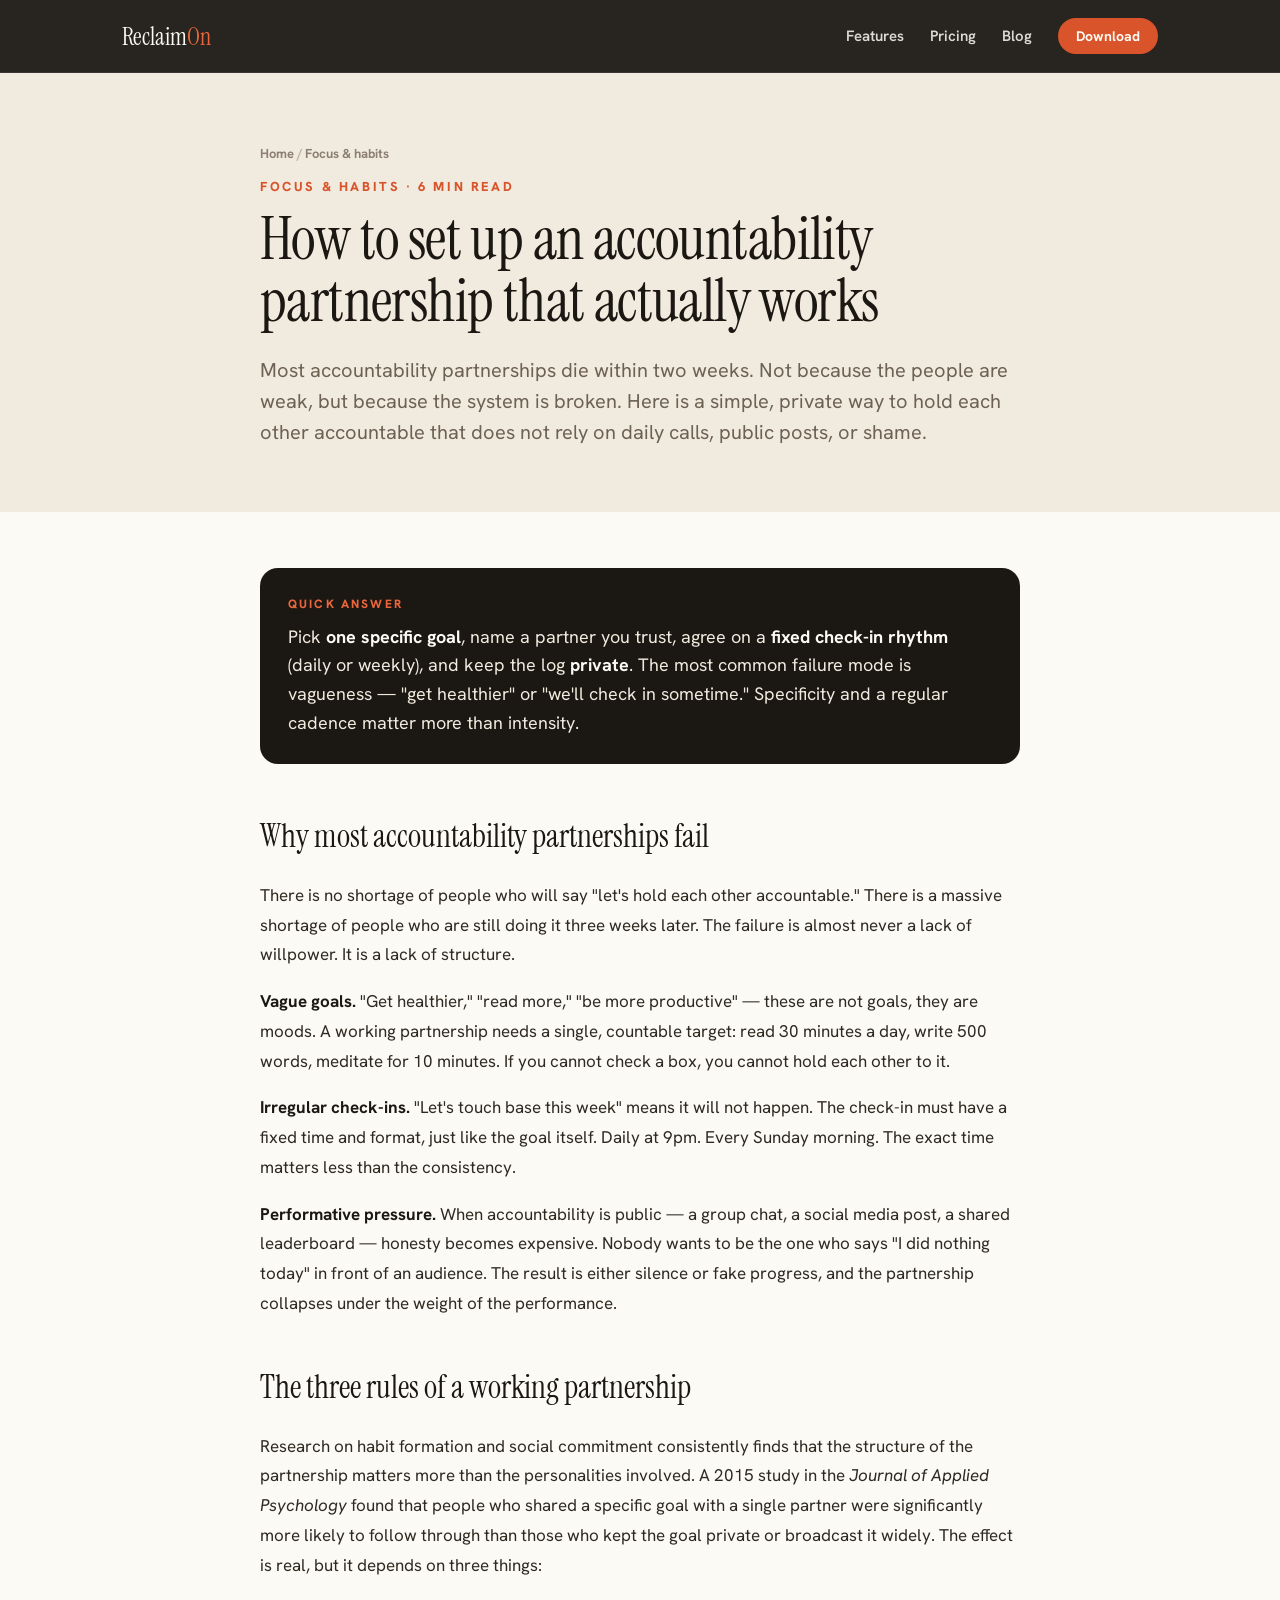
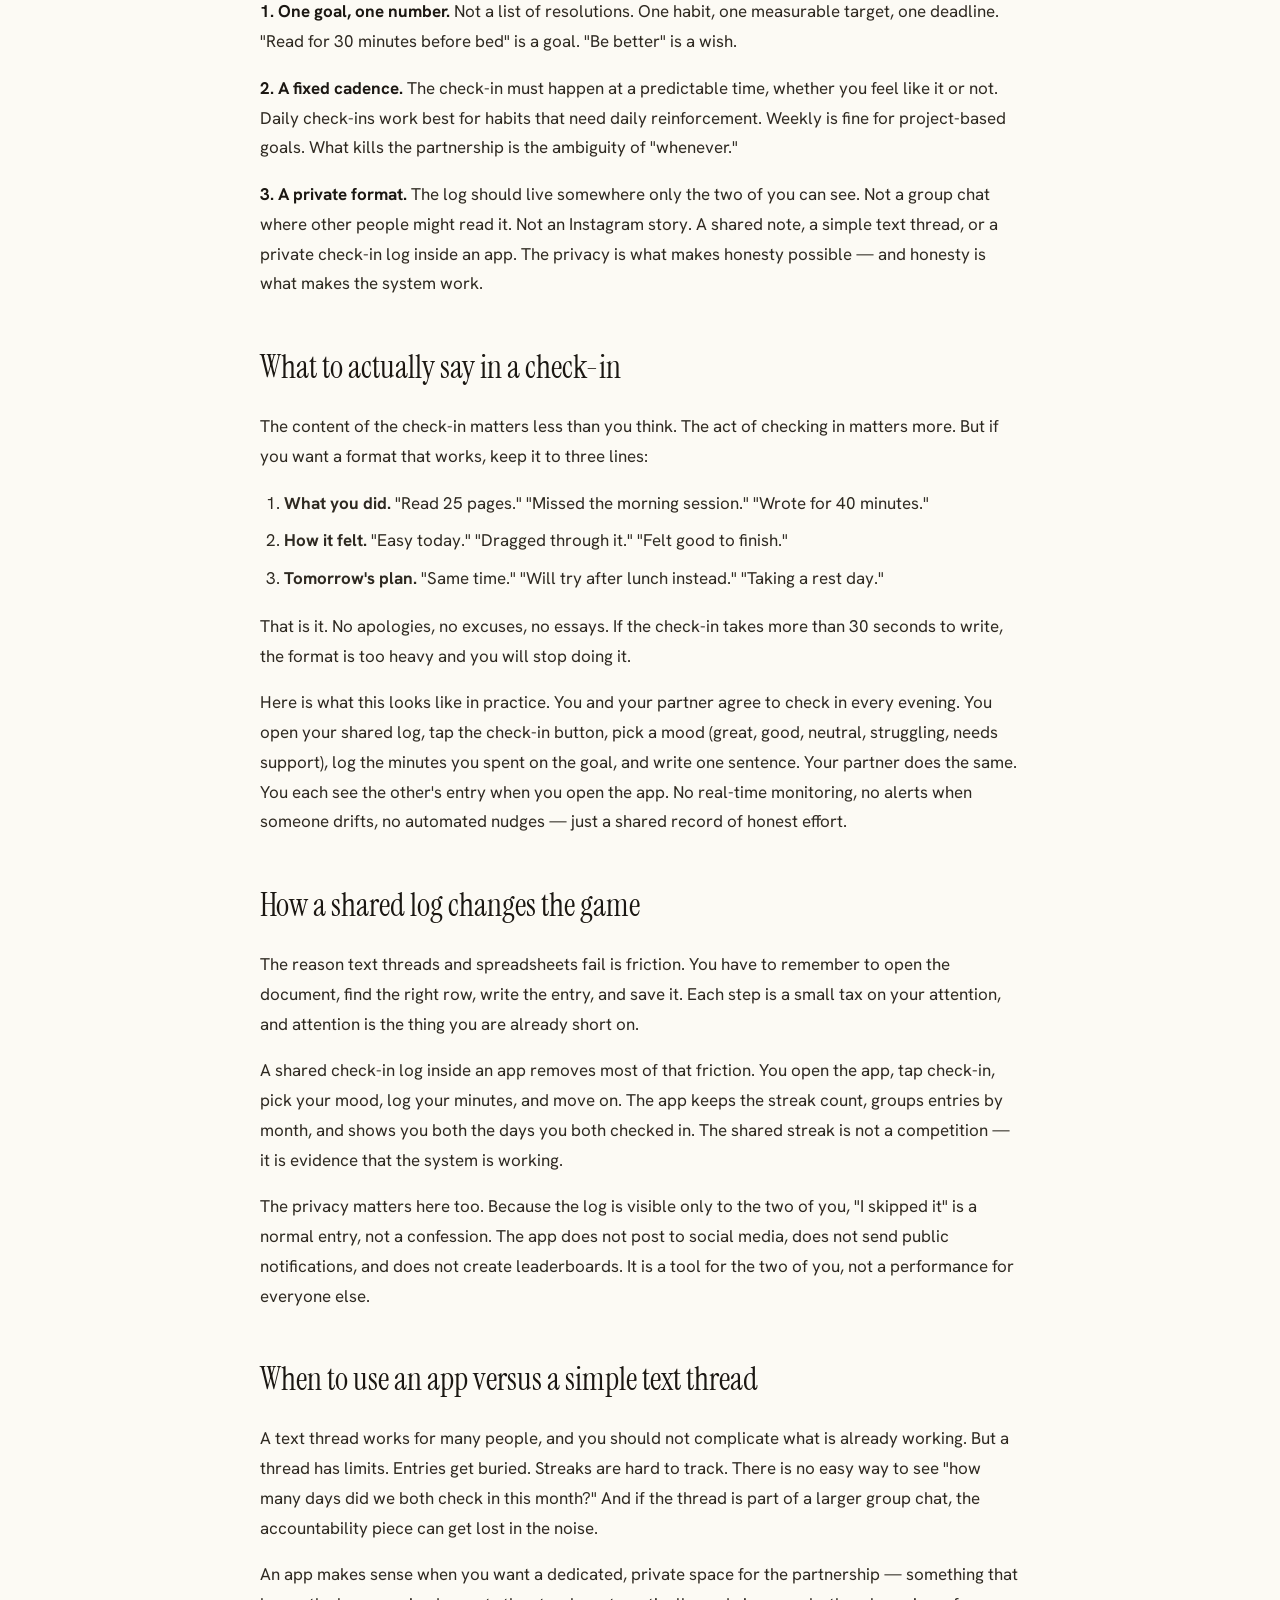
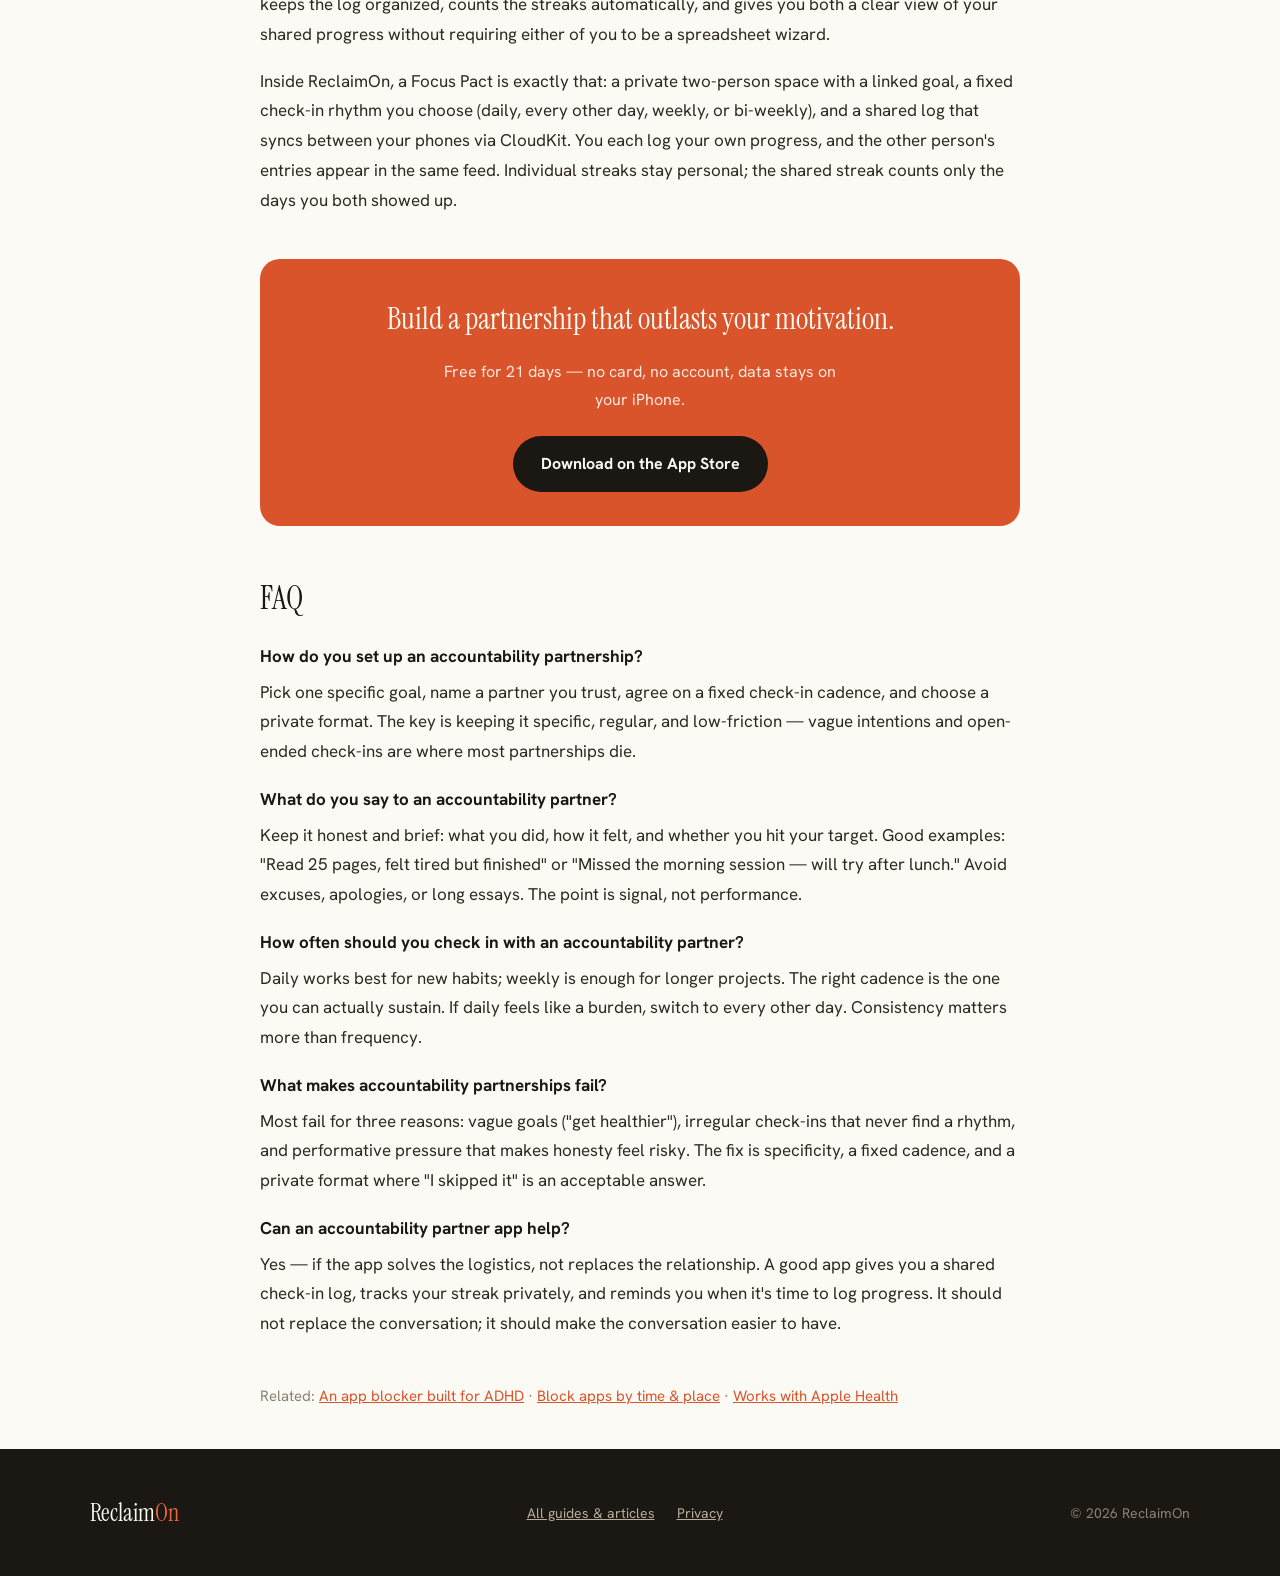
<file: accountability-partner-app.html>
<!doctype html>
<html lang="en">
<head>
<meta charset="utf-8">
<meta name="viewport" content="width=device-width, initial-scale=1">
<meta name="theme-color" content="#D9542B">
<link rel="icon" type="image/png" href="favicon.png">
<meta property="og:image" content="https://www.reclaimon.com/og-image.jpg">
<meta name="twitter:image" content="https://www.reclaimon.com/og-image.jpg">
<title>How to Set Up an Accountability Partnership That Actually Works | ReclaimOn</title>
<meta name="description" content="Most accountability partnerships fail within two weeks. Here is a simple, private system — a fixed check-in rhythm, a shared log, and honest notes — that keeps both of you showing up.">
<meta name="keywords" content="accountability partner app, habit accountability app, accountability partnership, how to hold a friend accountable, study buddy system, focus with a friend">
<link rel="canonical" href="https://www.reclaimon.com/accountability-partner-app">
<meta property="og:title" content="How to Set Up an Accountability Partnership That Actually Works">
<meta property="og:description" content="A simple system for holding each other accountable without awkward check-ins or shame spirals.">
<meta property="og:type" content="article">
<meta property="og:url" content="https://www.reclaimon.com/accountability-partner-app">
<link rel="preconnect" href="https://fonts.googleapis.com">
<link rel="preconnect" href="https://fonts.gstatic.com" crossorigin>
<link href="https://fonts.googleapis.com/css2?family=Hanken+Grotesk:wght@400;500;600;700;800&family=Instrument+Serif:ital@0;1&display=swap" rel="stylesheet">
<script type="application/ld+json">
{"@context":"https://schema.org","@type":"Article","headline":"How to Set Up an Accountability Partnership That Actually Works","author":{"@type":"Organization","name":"Ohh Wow Labs"},"publisher":{"@type":"Organization","name":"ReclaimOn"},"datePublished":"2026-08-10","mainEntityOfPage":"https://www.reclaimon.com/accountability-partner-app"}
</script>
<script type="application/ld+json">
{"@context":"https://schema.org","@type":"FAQPage","mainEntity":[{"@type":"Question","name":"How do you set up an accountability partnership?","acceptedAnswer":{"@type":"Answer","text":"Pick one specific goal, name a partner you trust, agree on a fixed check-in cadence (daily or weekly), and choose a private format (a shared note, a simple text thread, or an app). The key is keeping it specific, regular, and low-friction — vague intentions and open-ended check-ins are where most partnerships die."}},{"@type":"Question","name":"What do you say to an accountability partner?","acceptedAnswer":{"@type":"Answer","text":"Keep it honest and brief: what you did, how it felt, and whether you hit your target. Good examples: 'Read 25 pages, felt tired but finished the chapter' or 'Missed the morning session — will try again after lunch.' Avoid excuses, apologies, or long essays. The point is signal, not performance."}},{"@type":"Question","name":"How often should you check in with an accountability partner?","acceptedAnswer":{"@type":"Answer","text":"Daily works best for new habits; weekly is enough for longer projects. The right cadence is the one you can actually sustain. If daily feels like a burden, switch to every other day. If weekly feels too distant, add a mid-week touchpoint. Consistency matters more than frequency."}},{"@type":"Question","name":"What makes accountability partnerships fail?","acceptedAnswer":{"@type":"Answer","text":"Most fail for three reasons: vague goals ('get healthier'), irregular check-ins that never find a rhythm, and performative pressure that makes honesty feel risky. The fix is specificity (one goal, one number), a fixed cadence, and a private format where 'I skipped it' is an acceptable answer."}},{"@type":"Question","name":"Can an accountability partner app help?","acceptedAnswer":{"@type":"Answer","text":"Yes — if the app solves the logistics, not replaces the relationship. A good app gives you a shared check-in log, tracks your streak privately, and reminds you when it's time to log progress. It should not replace the conversation; it should make the conversation easier to have."}}]}
</script>
<style>
  * { box-sizing:border-box; }
  html { scroll-behavior:smooth; }
  body { margin:0; background:#FCFAF4; font-family:"Hanken Grotesk",system-ui,sans-serif; color:#2E2921; -webkit-font-smoothing:antialiased; }
  a { color:#D9542B; }
  a:hover { color:#B23F1C; }
  ::selection { background:#D9542B; color:#FCFAF4; }
</style>
</head>
<body>
<nav style="position:sticky; top:0; z-index:50; background:rgba(27,23,18,.94); backdrop-filter:blur(12px); border-bottom:1px solid rgba(255,255,255,.08);">
  <div style="max-width:1100px; margin:0 auto; padding:18px 32px; display:flex; align-items:center; justify-content:space-between;">
    <a href="/" style="font-family:'Instrument Serif'; font-size:24px; color:#FCFAF4; text-decoration:none;">Reclaim<span style="color:#E9663C;">On</span></a>
    <div style="display:flex; align-items:center; gap:26px;">
      <a href="/#features" style="font-size:15px; font-weight:600; color:rgba(252,250,244,.85); text-decoration:none;">Features</a>
      <a href="/#pricing" style="font-size:15px; font-weight:600; color:rgba(252,250,244,.85); text-decoration:none;">Pricing</a>
      <a href="/blog" style="font-size:15px; font-weight:600; color:rgba(252,250,244,.85); text-decoration:none;">Blog</a>
      <a href="https://apps.apple.com/us/app/reclaimon-focus-app-blocker/id6791189313" target="_blank" rel="noopener" style="padding:9px 18px; border-radius:999px; background:#D9542B; color:#FCFAF4; font-size:14px; font-weight:700; text-decoration:none; white-space:nowrap;">Download</a>
    </div>
  </div>
</nav>

<header style="background:#F1EBDF; padding:72px 32px 64px;">
  <div style="max-width:760px; margin:0 auto;">
    <p style="margin:0 0 16px; font-size:13px; font-weight:700;"><a href="/" style="color:#8C8073; text-decoration:none;">Home</a> <span style="color:#B8AC9C;">/</span> <span style="color:#8C8073;">Focus &amp; habits</span></p>
    <p style="margin:0 0 14px; font-size:13px; font-weight:800; letter-spacing:.2em; text-transform:uppercase; color:#D9542B;">Focus &amp; habits · 6 min read</p>
    <h1 style="margin:0; font-family:'Instrument Serif'; font-weight:400; font-size:clamp(36px,5.5vw,60px); line-height:1.03; letter-spacing:-.01em; color:#1B1712;">How to set up an accountability partnership that actually works</h1>
    <p style="margin:22px 0 0; font-size:20px; line-height:1.55; color:#6d6154;">Most accountability partnerships die within two weeks. Not because the people are weak, but because the system is broken. Here is a simple, private way to hold each other accountable that does not rely on daily calls, public posts, or shame.</p>
  </div>
</header>

<main style="padding:56px 32px 40px;">
  <article style="max-width:760px; margin:0 auto; font-size:17px; line-height:1.75;">

    <div style="background:#1B1712; border-radius:18px; padding:26px 28px; margin-bottom:44px;">
      <p style="margin:0 0 8px; font-size:12px; font-weight:800; letter-spacing:.18em; text-transform:uppercase; color:#E9663C;">Quick answer</p>
      <p style="margin:0; font-size:18px; line-height:1.6; color:#F1EBDF;">Pick <strong style="color:#FCFAF4;">one specific goal</strong>, name a partner you trust, agree on a <strong style="color:#FCFAF4;">fixed check-in rhythm</strong> (daily or weekly), and keep the log <strong style="color:#FCFAF4;">private</strong>. The most common failure mode is vagueness — "get healthier" or "we'll check in sometime." Specificity and a regular cadence matter more than intensity.</p>
    </div>

    <h2 style="font-family:'Instrument Serif'; font-weight:400; font-size:32px; margin:8px 0 12px; color:#1B1712;">Why most accountability partnerships fail</h2>
    <p>There is no shortage of people who will say "let's hold each other accountable." There is a massive shortage of people who are still doing it three weeks later. The failure is almost never a lack of willpower. It is a lack of structure.</p>
    <p><strong style="color:#1B1712;">Vague goals.</strong> "Get healthier," "read more," "be more productive" — these are not goals, they are moods. A working partnership needs a single, countable target: read 30 minutes a day, write 500 words, meditate for 10 minutes. If you cannot check a box, you cannot hold each other to it.</p>
    <p><strong style="color:#1B1712;">Irregular check-ins.</strong> "Let's touch base this week" means it will not happen. The check-in must have a fixed time and format, just like the goal itself. Daily at 9pm. Every Sunday morning. The exact time matters less than the consistency.</p>
    <p><strong style="color:#1B1712;">Performative pressure.</strong> When accountability is public — a group chat, a social media post, a shared leaderboard — honesty becomes expensive. Nobody wants to be the one who says "I did nothing today" in front of an audience. The result is either silence or fake progress, and the partnership collapses under the weight of the performance.</p>

    <h2 style="font-family:'Instrument Serif'; font-weight:400; font-size:32px; margin:40px 0 12px; color:#1B1712;">The three rules of a working partnership</h2>
    <p>Research on habit formation and social commitment consistently finds that the structure of the partnership matters more than the personalities involved. A 2015 study in the <em>Journal of Applied Psychology</em> found that people who shared a specific goal with a single partner were significantly more likely to follow through than those who kept the goal private or broadcast it widely. The effect is real, but it depends on three things:</p>

    <p><strong style="color:#1B1712;">1. One goal, one number.</strong> Not a list of resolutions. One habit, one measurable target, one deadline. "Read for 30 minutes before bed" is a goal. "Be better" is a wish.</p>

    <p><strong style="color:#1B1712;">2. A fixed cadence.</strong> The check-in must happen at a predictable time, whether you feel like it or not. Daily check-ins work best for habits that need daily reinforcement. Weekly is fine for project-based goals. What kills the partnership is the ambiguity of "whenever."</p>

    <p><strong style="color:#1B1712;">3. A private format.</strong> The log should live somewhere only the two of you can see. Not a group chat where other people might read it. Not an Instagram story. A shared note, a simple text thread, or a private check-in log inside an app. The privacy is what makes honesty possible — and honesty is what makes the system work.</p>

    <h2 style="font-family:'Instrument Serif'; font-weight:400; font-size:32px; margin:40px 0 12px; color:#1B1712;">What to actually say in a check-in</h2>
    <p>The content of the check-in matters less than you think. The act of checking in matters more. But if you want a format that works, keep it to three lines:</p>
    <ol style="margin:0 0 18px; padding-left:24px;">
      <li style="margin-bottom:8px;"><strong>What you did.</strong> "Read 25 pages." "Missed the morning session." "Wrote for 40 minutes."</li>
      <li style="margin-bottom:8px;"><strong>How it felt.</strong> "Easy today." "Dragged through it." "Felt good to finish."</li>
      <li style="margin-bottom:8px;"><strong>Tomorrow's plan.</strong> "Same time." "Will try after lunch instead." "Taking a rest day."</li>
    </ol>
    <p>That is it. No apologies, no excuses, no essays. If the check-in takes more than 30 seconds to write, the format is too heavy and you will stop doing it.</p>
    <p>Here is what this looks like in practice. You and your partner agree to check in every evening. You open your shared log, tap the check-in button, pick a mood (great, good, neutral, struggling, needs support), log the minutes you spent on the goal, and write one sentence. Your partner does the same. You each see the other's entry when you open the app. No real-time monitoring, no alerts when someone drifts, no automated nudges — just a shared record of honest effort.</p>

    <h2 style="font-family:'Instrument Serif'; font-weight:400; font-size:32px; margin:40px 0 12px; color:#1B1712;">How a shared log changes the game</h2>
    <p>The reason text threads and spreadsheets fail is friction. You have to remember to open the document, find the right row, write the entry, and save it. Each step is a small tax on your attention, and attention is the thing you are already short on.</p>
    <p>A shared check-in log inside an app removes most of that friction. You open the app, tap check-in, pick your mood, log your minutes, and move on. The app keeps the streak count, groups entries by month, and shows you both the days you both checked in. The shared streak is not a competition — it is evidence that the system is working.</p>
    <p>The privacy matters here too. Because the log is visible only to the two of you, "I skipped it" is a normal entry, not a confession. The app does not post to social media, does not send public notifications, and does not create leaderboards. It is a tool for the two of you, not a performance for everyone else.</p>

    <h2 style="font-family:'Instrument Serif'; font-weight:400; font-size:32px; margin:40px 0 12px; color:#1B1712;">When to use an app versus a simple text thread</h2>
    <p>A text thread works for many people, and you should not complicate what is already working. But a thread has limits. Entries get buried. Streaks are hard to track. There is no easy way to see "how many days did we both check in this month?" And if the thread is part of a larger group chat, the accountability piece can get lost in the noise.</p>
    <p>An app makes sense when you want a dedicated, private space for the partnership — something that keeps the log organized, counts the streaks automatically, and gives you both a clear view of your shared progress without requiring either of you to be a spreadsheet wizard.</p>
    <p>Inside ReclaimOn, a Focus Pact is exactly that: a private two-person space with a linked goal, a fixed check-in rhythm you choose (daily, every other day, weekly, or bi-weekly), and a shared log that syncs between your phones via CloudKit. You each log your own progress, and the other person's entries appear in the same feed. Individual streaks stay personal; the shared streak counts only the days you both showed up.</p>

    <div style="background:#D9542B; border-radius:20px; padding:34px; text-align:center; margin:44px 0;">
      <h3 style="margin:0; font-family:'Instrument Serif'; font-weight:400; font-size:30px; color:#FCFAF4;">Build a partnership that outlasts your motivation.</h3>
      <p style="margin:12px auto 22px; font-size:16px; color:rgba(252,250,244,.9); max-width:44ch;">Free for 21 days — no card, no account, data stays on your iPhone.</p>
      <a href="https://apps.apple.com/us/app/reclaimon-focus-app-blocker/id6791189313" target="_blank" rel="noopener" style="display:inline-flex; padding:14px 28px; border-radius:999px; background:#1B1712; color:#FCFAF4; font-size:16px; font-weight:700; text-decoration:none; white-space:nowrap;">Download on the App Store</a>
    </div>

    <h2 style="font-family:'Instrument Serif'; font-weight:400; font-size:32px; margin:40px 0 16px; color:#1B1712;">FAQ</h2>
    <p style="margin:0 0 6px;"><strong style="color:#1B1712;">How do you set up an accountability partnership?</strong></p>
    <p style="margin:0 0 18px;">Pick one specific goal, name a partner you trust, agree on a fixed check-in cadence, and choose a private format. The key is keeping it specific, regular, and low-friction — vague intentions and open-ended check-ins are where most partnerships die.</p>
    <p style="margin:0 0 6px;"><strong style="color:#1B1712;">What do you say to an accountability partner?</strong></p>
    <p style="margin:0 0 18px;">Keep it honest and brief: what you did, how it felt, and whether you hit your target. Good examples: "Read 25 pages, felt tired but finished" or "Missed the morning session — will try after lunch." Avoid excuses, apologies, or long essays. The point is signal, not performance.</p>
    <p style="margin:0 0 6px;"><strong style="color:#1B1712;">How often should you check in with an accountability partner?</strong></p>
    <p style="margin:0 0 18px;">Daily works best for new habits; weekly is enough for longer projects. The right cadence is the one you can actually sustain. If daily feels like a burden, switch to every other day. Consistency matters more than frequency.</p>
    <p style="margin:0 0 6px;"><strong style="color:#1B1712;">What makes accountability partnerships fail?</strong></p>
    <p style="margin:0 0 18px;">Most fail for three reasons: vague goals ("get healthier"), irregular check-ins that never find a rhythm, and performative pressure that makes honesty feel risky. The fix is specificity, a fixed cadence, and a private format where "I skipped it" is an acceptable answer.</p>
    <p style="margin:0 0 6px;"><strong style="color:#1B1712;">Can an accountability partner app help?</strong></p>
    <p style="margin:0;">Yes — if the app solves the logistics, not replaces the relationship. A good app gives you a shared check-in log, tracks your streak privately, and reminds you when it's time to log progress. It should not replace the conversation; it should make the conversation easier to have.</p>

    <p style="margin:44px 0 0; font-size:15px; color:#8C8073;">Related: <a href="/app-blocker-for-adhd">An app blocker built for ADHD</a> · <a href="/how-to-block-apps-iphone-time-place">Block apps by time &amp; place</a> · <a href="/screen-time-app-apple-health">Works with Apple Health</a></p>
  </article>
</main>

<footer style="background:#1B1712; padding:48px 32px;">
  <div style="max-width:1100px; margin:0 auto; display:flex; flex-wrap:wrap; justify-content:space-between; gap:16px; align-items:center;">
    <a href="/" style="font-family:'Instrument Serif'; font-size:24px; color:#FCFAF4; text-decoration:none;">Reclaim<span style="color:#E9663C;">On</span></a>
    <div style="display:flex; gap:22px; flex-wrap:wrap;">
      <a href="/blog" style="font-size:14px; color:#B8AC9C;">All guides &amp; articles</a>
      <a href="/privacy" style="font-size:14px; color:#B8AC9C;">Privacy</a>
    </div>
    <p style="margin:0; font-size:14px; color:#8C8073;">© 2026 ReclaimOn</p>
  </div>
</footer>

</body>
</html>
</file>
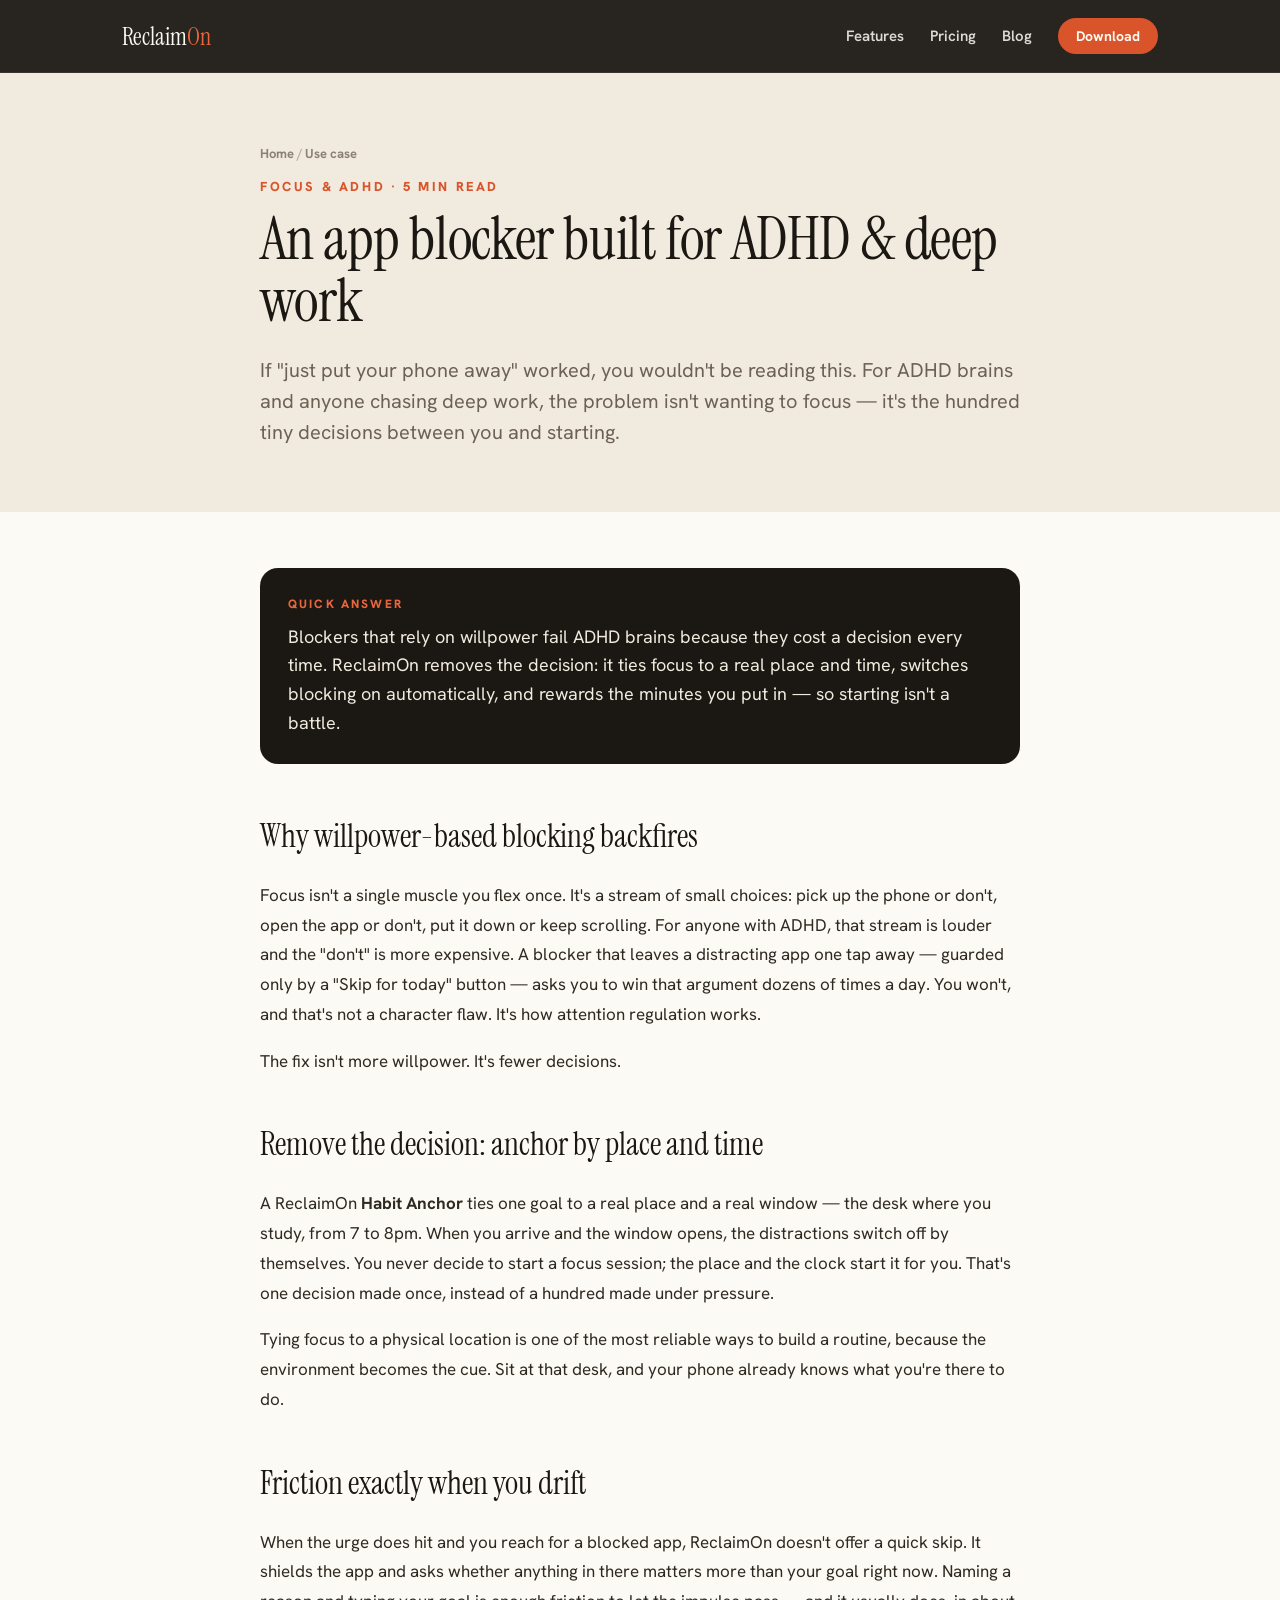
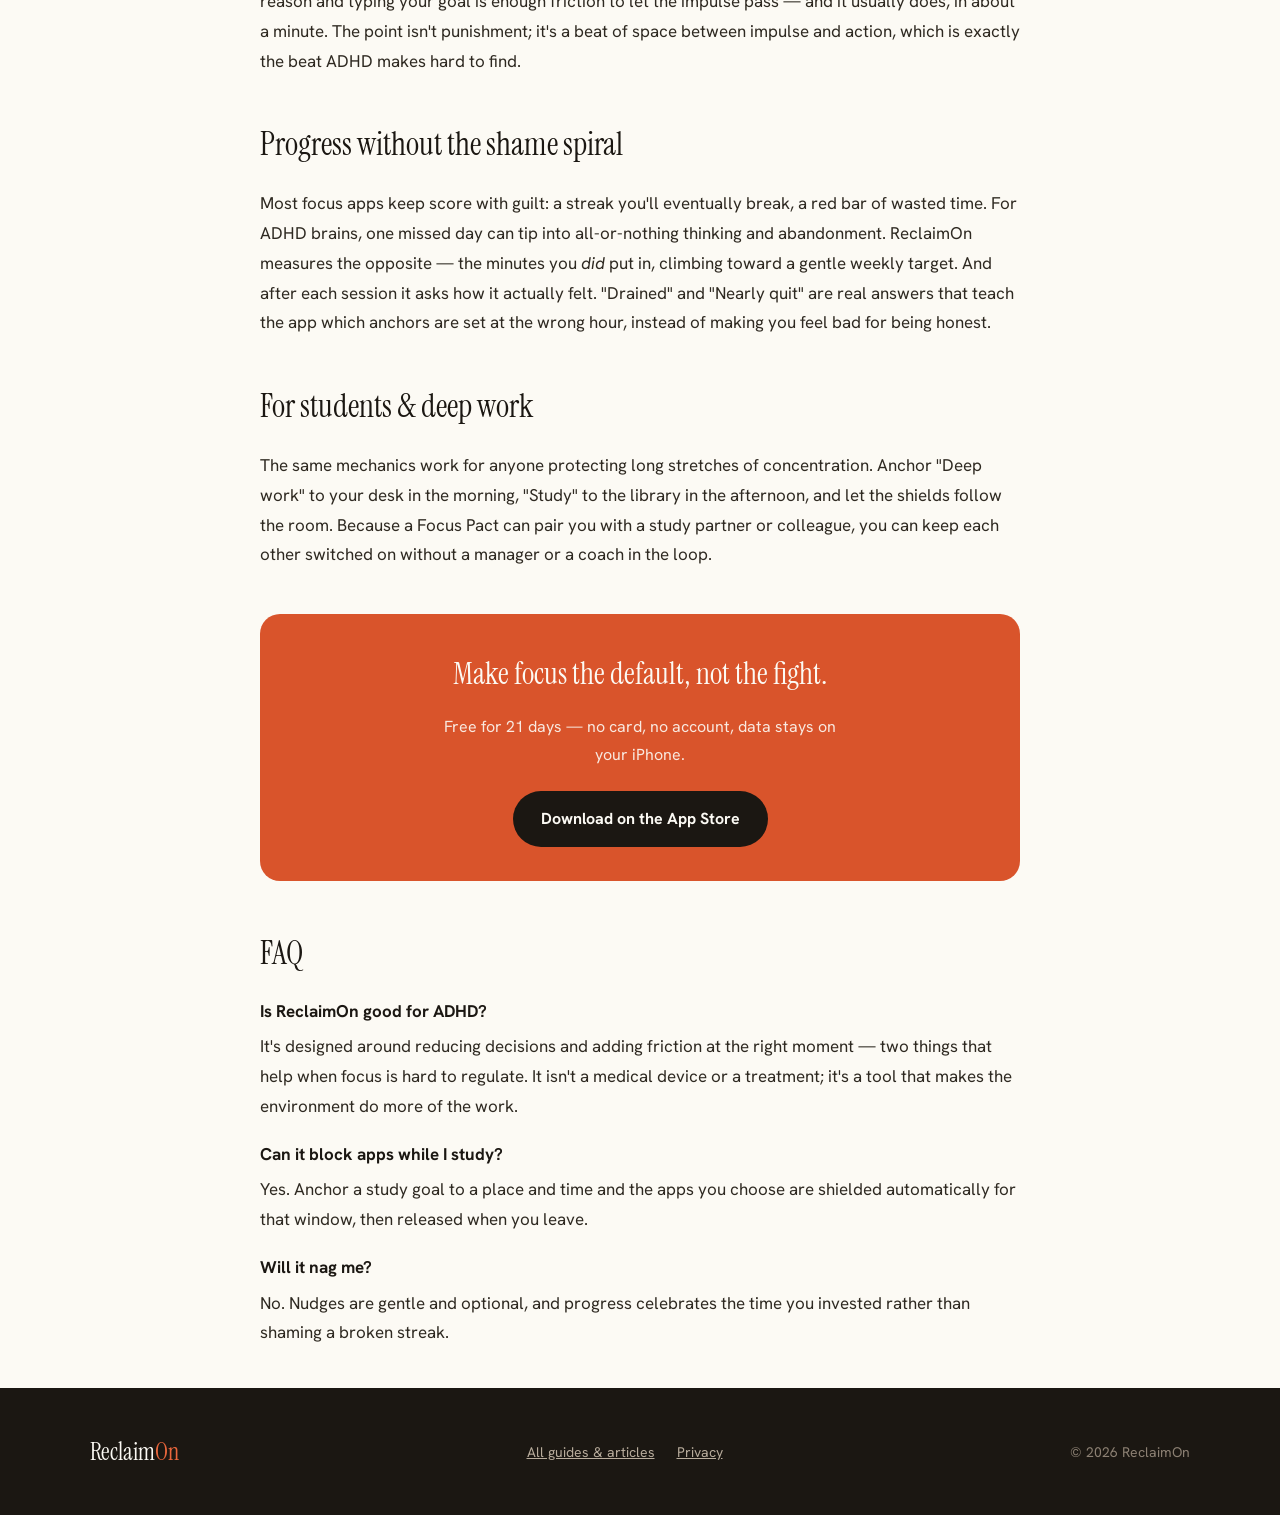
<file: app-blocker-for-adhd.html>
<!doctype html>
<html lang="en">
<head>
<meta charset="utf-8">
<meta name="viewport" content="width=device-width, initial-scale=1">
<meta name="theme-color" content="#D9542B">
<link rel="icon" type="image/png" href="favicon.png">
<meta property="og:image" content="https://www.reclaimon.com/og-image.jpg">
<meta name="twitter:image" content="https://www.reclaimon.com/og-image.jpg">
<title>An App Blocker Built for ADHD &amp; Deep Work | ReclaimOn</title>
<meta name="description" content="Willpower-based blocking fails ADHD brains. ReclaimOn uses place-and-time anchors to remove the decision to focus — an app blocker built for ADHD, studying and deep work.">
<meta name="keywords" content="app blocker for ADHD, focus app ADHD, deep work app, study focus app, block apps while studying, ADHD screen time">
<link rel="canonical" href="https://www.reclaimon.com/app-blocker-for-adhd">
<meta property="og:title" content="An App Blocker Built for ADHD & Deep Work">
<meta property="og:description" content="Why place-and-time anchors beat willpower for focus, studying and deep work.">
<meta property="og:type" content="article">
<link rel="preconnect" href="https://fonts.googleapis.com">
<link rel="preconnect" href="https://fonts.gstatic.com" crossorigin>
<link href="https://fonts.googleapis.com/css2?family=Hanken+Grotesk:wght@400;500;600;700;800&family=Instrument+Serif:ital@0;1&display=swap" rel="stylesheet">
<script type="application/ld+json">
{"@context":"https://schema.org","@type":"Article","headline":"An App Blocker Built for ADHD & Deep Work","author":{"@type":"Organization","name":"Ohh Wow Labs"},"publisher":{"@type":"Organization","name":"ReclaimOn"},"datePublished":"2026-07-20","mainEntityOfPage":"https://www.reclaimon.com/app-blocker-for-adhd"}
</script>
<style>
  * { box-sizing:border-box; }
  html { scroll-behavior:smooth; }
  body { margin:0; background:#FCFAF4; font-family:"Hanken Grotesk",system-ui,sans-serif; color:#2E2921; -webkit-font-smoothing:antialiased; }
  a { color:#D9542B; }
  a:hover { color:#B23F1C; }
  ::selection { background:#D9542B; color:#FCFAF4; }
</style>
</head>
<body>
<nav style="position:sticky; top:0; z-index:50; background:rgba(27,23,18,.94); backdrop-filter:blur(12px); border-bottom:1px solid rgba(255,255,255,.08);">
  <div style="max-width:1100px; margin:0 auto; padding:18px 32px; display:flex; align-items:center; justify-content:space-between;">
    <a href="/" style="font-family:'Instrument Serif'; font-size:24px; color:#FCFAF4; text-decoration:none;">Reclaim<span style="color:#E9663C;">On</span></a>
    <div style="display:flex; align-items:center; gap:26px;">
      <a href="/#features" style="font-size:15px; font-weight:600; color:rgba(252,250,244,.85); text-decoration:none;">Features</a>
      <a href="/#pricing" style="font-size:15px; font-weight:600; color:rgba(252,250,244,.85); text-decoration:none;">Pricing</a>
      <a href="/blog" style="font-size:15px; font-weight:600; color:rgba(252,250,244,.85); text-decoration:none;">Blog</a>
      <a href="https://apps.apple.com/us/app/reclaimon-focus-app-blocker/id6791189313" target="_blank" rel="noopener" style="padding:9px 18px; border-radius:999px; background:#D9542B; color:#FCFAF4; font-size:14px; font-weight:700; text-decoration:none; white-space:nowrap;">Download</a>
    </div>
  </div>
</nav>

<header style="background:#F1EBDF; padding:72px 32px 64px;">
  <div style="max-width:760px; margin:0 auto;">
    <p style="margin:0 0 16px; font-size:13px; font-weight:700;"><a href="/" style="color:#8C8073; text-decoration:none;">Home</a> <span style="color:#B8AC9C;">/</span> <span style="color:#8C8073;">Use case</span></p>
    <p style="margin:0 0 14px; font-size:13px; font-weight:800; letter-spacing:.2em; text-transform:uppercase; color:#D9542B;">Focus &amp; ADHD · 5 min read</p>
    <h1 style="margin:0; font-family:'Instrument Serif'; font-weight:400; font-size:clamp(36px,5.5vw,60px); line-height:1.03; letter-spacing:-.01em; color:#1B1712;">An app blocker built for ADHD &amp; deep work</h1>
    <p style="margin:22px 0 0; font-size:20px; line-height:1.55; color:#6d6154;">If "just put your phone away" worked, you wouldn't be reading this. For ADHD brains and anyone chasing deep work, the problem isn't wanting to focus — it's the hundred tiny decisions between you and starting.</p>
  </div>
</header>

<main style="padding:56px 32px 40px;">
  <article style="max-width:760px; margin:0 auto; font-size:17px; line-height:1.75;">

    <div style="background:#1B1712; border-radius:18px; padding:26px 28px; margin-bottom:44px;">
      <p style="margin:0 0 8px; font-size:12px; font-weight:800; letter-spacing:.18em; text-transform:uppercase; color:#E9663C;">Quick answer</p>
      <p style="margin:0; font-size:18px; line-height:1.6; color:#F1EBDF;">Blockers that rely on willpower fail ADHD brains because they cost a decision every time. ReclaimOn removes the decision: it ties focus to a real place and time, switches blocking on automatically, and rewards the minutes you put in — so starting isn't a battle.</p>
    </div>

    <h2 style="font-family:'Instrument Serif'; font-weight:400; font-size:32px; margin:8px 0 12px; color:#1B1712;">Why willpower-based blocking backfires</h2>
    <p>Focus isn't a single muscle you flex once. It's a stream of small choices: pick up the phone or don't, open the app or don't, put it down or keep scrolling. For anyone with ADHD, that stream is louder and the "don't" is more expensive. A blocker that leaves a distracting app one tap away — guarded only by a "Skip for today" button — asks you to win that argument dozens of times a day. You won't, and that's not a character flaw. It's how attention regulation works.</p>
    <p>The fix isn't more willpower. It's fewer decisions.</p>

    <h2 style="font-family:'Instrument Serif'; font-weight:400; font-size:32px; margin:40px 0 12px; color:#1B1712;">Remove the decision: anchor by place and time</h2>
    <p>A ReclaimOn <strong>Habit Anchor</strong> ties one goal to a real place and a real window — the desk where you study, from 7 to 8pm. When you arrive and the window opens, the distractions switch off by themselves. You never decide to start a focus session; the place and the clock start it for you. That's one decision made once, instead of a hundred made under pressure.</p>
    <p>Tying focus to a physical location is one of the most reliable ways to build a routine, because the environment becomes the cue. Sit at that desk, and your phone already knows what you're there to do.</p>

    <h2 style="font-family:'Instrument Serif'; font-weight:400; font-size:32px; margin:40px 0 12px; color:#1B1712;">Friction exactly when you drift</h2>
    <p>When the urge does hit and you reach for a blocked app, ReclaimOn doesn't offer a quick skip. It shields the app and asks whether anything in there matters more than your goal right now. Naming a reason and typing your goal is enough friction to let the impulse pass — and it usually does, in about a minute. The point isn't punishment; it's a beat of space between impulse and action, which is exactly the beat ADHD makes hard to find.</p>

    <h2 style="font-family:'Instrument Serif'; font-weight:400; font-size:32px; margin:40px 0 12px; color:#1B1712;">Progress without the shame spiral</h2>
    <p>Most focus apps keep score with guilt: a streak you'll eventually break, a red bar of wasted time. For ADHD brains, one missed day can tip into all-or-nothing thinking and abandonment. ReclaimOn measures the opposite — the minutes you <em>did</em> put in, climbing toward a gentle weekly target. And after each session it asks how it actually felt. "Drained" and "Nearly quit" are real answers that teach the app which anchors are set at the wrong hour, instead of making you feel bad for being honest.</p>

    <h2 style="font-family:'Instrument Serif'; font-weight:400; font-size:32px; margin:40px 0 12px; color:#1B1712;">For students &amp; deep work</h2>
    <p>The same mechanics work for anyone protecting long stretches of concentration. Anchor "Deep work" to your desk in the morning, "Study" to the library in the afternoon, and let the shields follow the room. Because a Focus Pact can pair you with a study partner or colleague, you can keep each other switched on without a manager or a coach in the loop.</p>

    <div style="background:#D9542B; border-radius:20px; padding:34px; text-align:center; margin:44px 0;">
      <h3 style="margin:0; font-family:'Instrument Serif'; font-weight:400; font-size:30px; color:#FCFAF4;">Make focus the default, not the fight.</h3>
      <p style="margin:12px auto 22px; font-size:16px; color:rgba(252,250,244,.9); max-width:44ch;">Free for 21 days — no card, no account, data stays on your iPhone.</p>
      <a href="https://apps.apple.com/us/app/reclaimon-focus-app-blocker/id6791189313" target="_blank" rel="noopener" style="display:inline-flex; padding:14px 28px; border-radius:999px; background:#1B1712; color:#FCFAF4; font-size:16px; font-weight:700; text-decoration:none; white-space:nowrap;">Download on the App Store</a>
    </div>

    <h2 style="font-family:'Instrument Serif'; font-weight:400; font-size:32px; margin:40px 0 16px; color:#1B1712;">FAQ</h2>
    <p style="margin:0 0 6px;"><strong style="color:#1B1712;">Is ReclaimOn good for ADHD?</strong></p>
    <p style="margin:0 0 18px;">It's designed around reducing decisions and adding friction at the right moment — two things that help when focus is hard to regulate. It isn't a medical device or a treatment; it's a tool that makes the environment do more of the work.</p>
    <p style="margin:0 0 6px;"><strong style="color:#1B1712;">Can it block apps while I study?</strong></p>
    <p style="margin:0 0 18px;">Yes. Anchor a study goal to a place and time and the apps you choose are shielded automatically for that window, then released when you leave.</p>
    <p style="margin:0 0 6px;"><strong style="color:#1B1712;">Will it nag me?</strong></p>
    <p style="margin:0;">No. Nudges are gentle and optional, and progress celebrates the time you invested rather than shaming a broken streak.</p>
  </article>
</main>

<footer style="background:#1B1712; padding:48px 32px;">
  <div style="max-width:1100px; margin:0 auto; display:flex; flex-wrap:wrap; justify-content:space-between; gap:16px; align-items:center;">
    <a href="/" style="font-family:'Instrument Serif'; font-size:24px; color:#FCFAF4; text-decoration:none;">Reclaim<span style="color:#E9663C;">On</span></a>
    <div style="display:flex; gap:22px; flex-wrap:wrap;">
      <a href="/blog" style="font-size:14px; color:#B8AC9C;">All guides &amp; articles</a>
      <a href="/privacy" style="font-size:14px; color:#B8AC9C;">Privacy</a>
    </div>
    <p style="margin:0; font-size:14px; color:#8C8073;">© 2026 ReclaimOn</p>
  </div>
</footer>

</body>
</html>
</file>
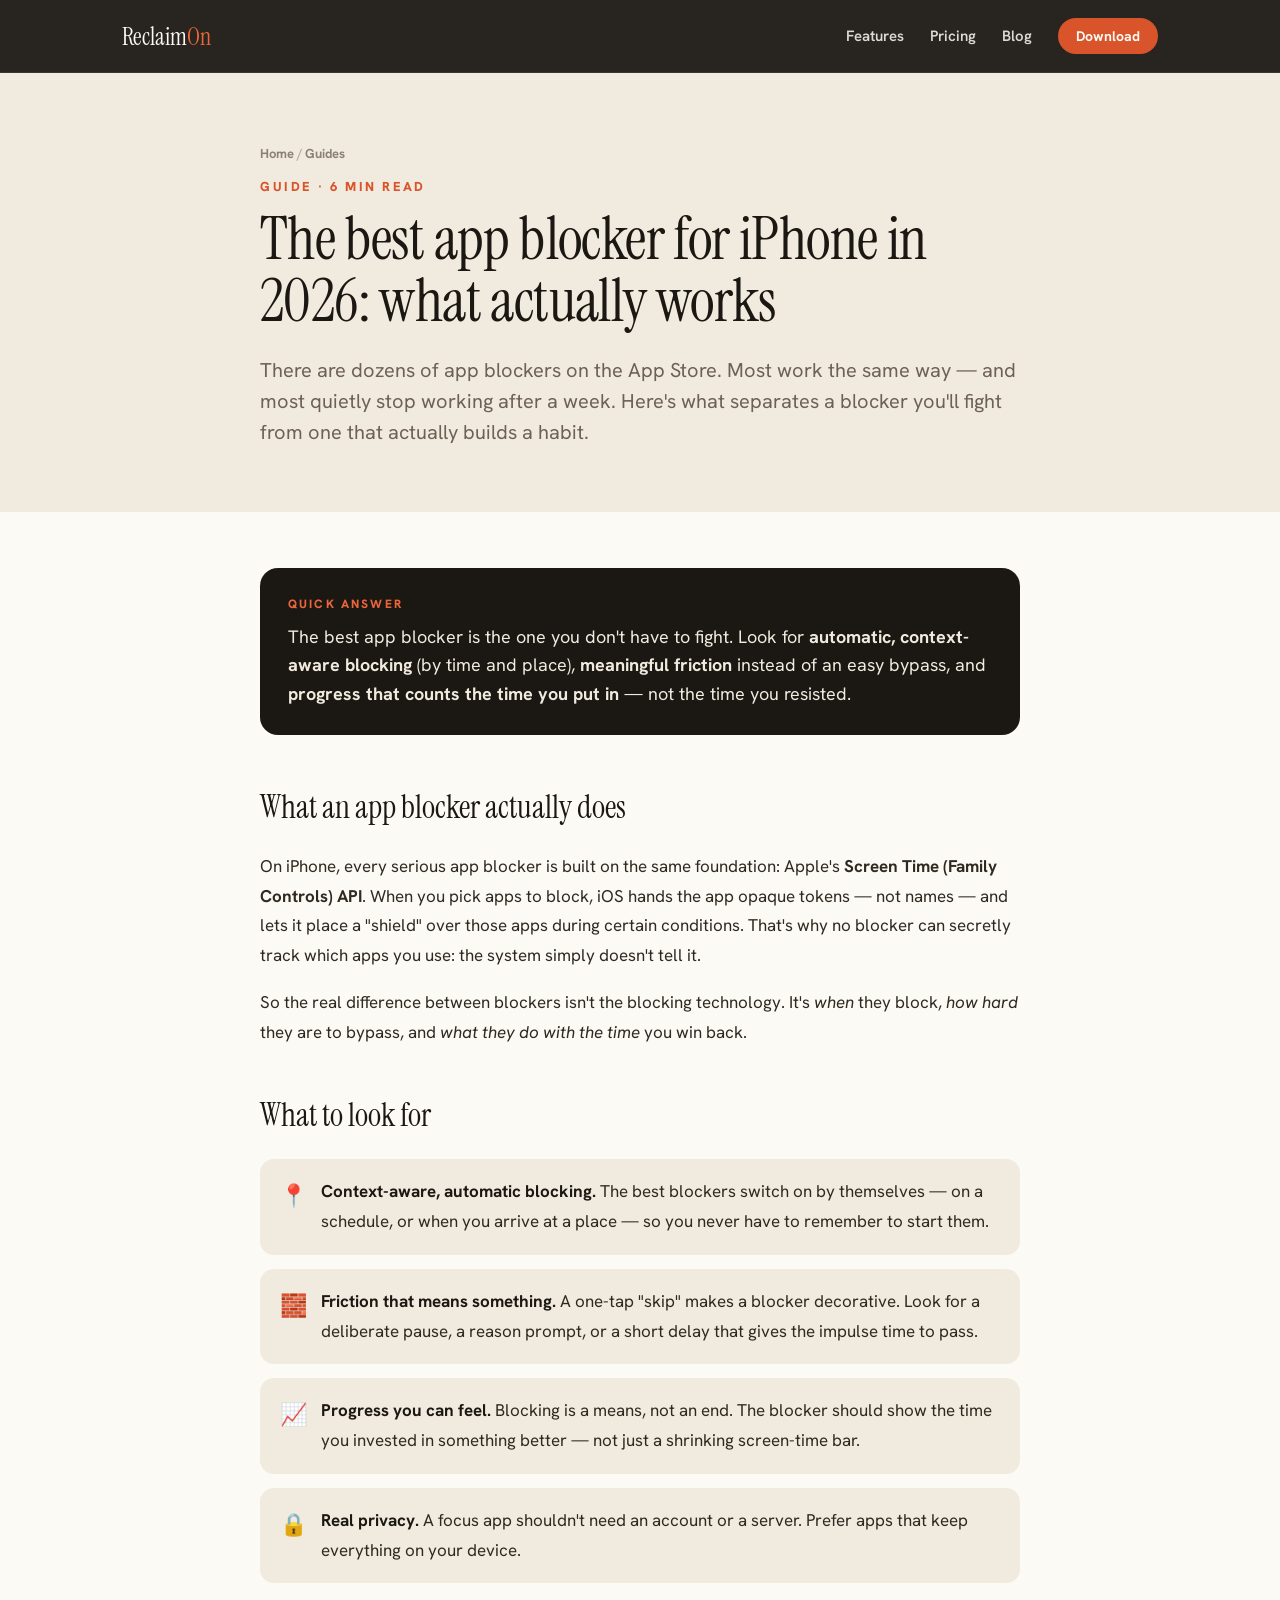
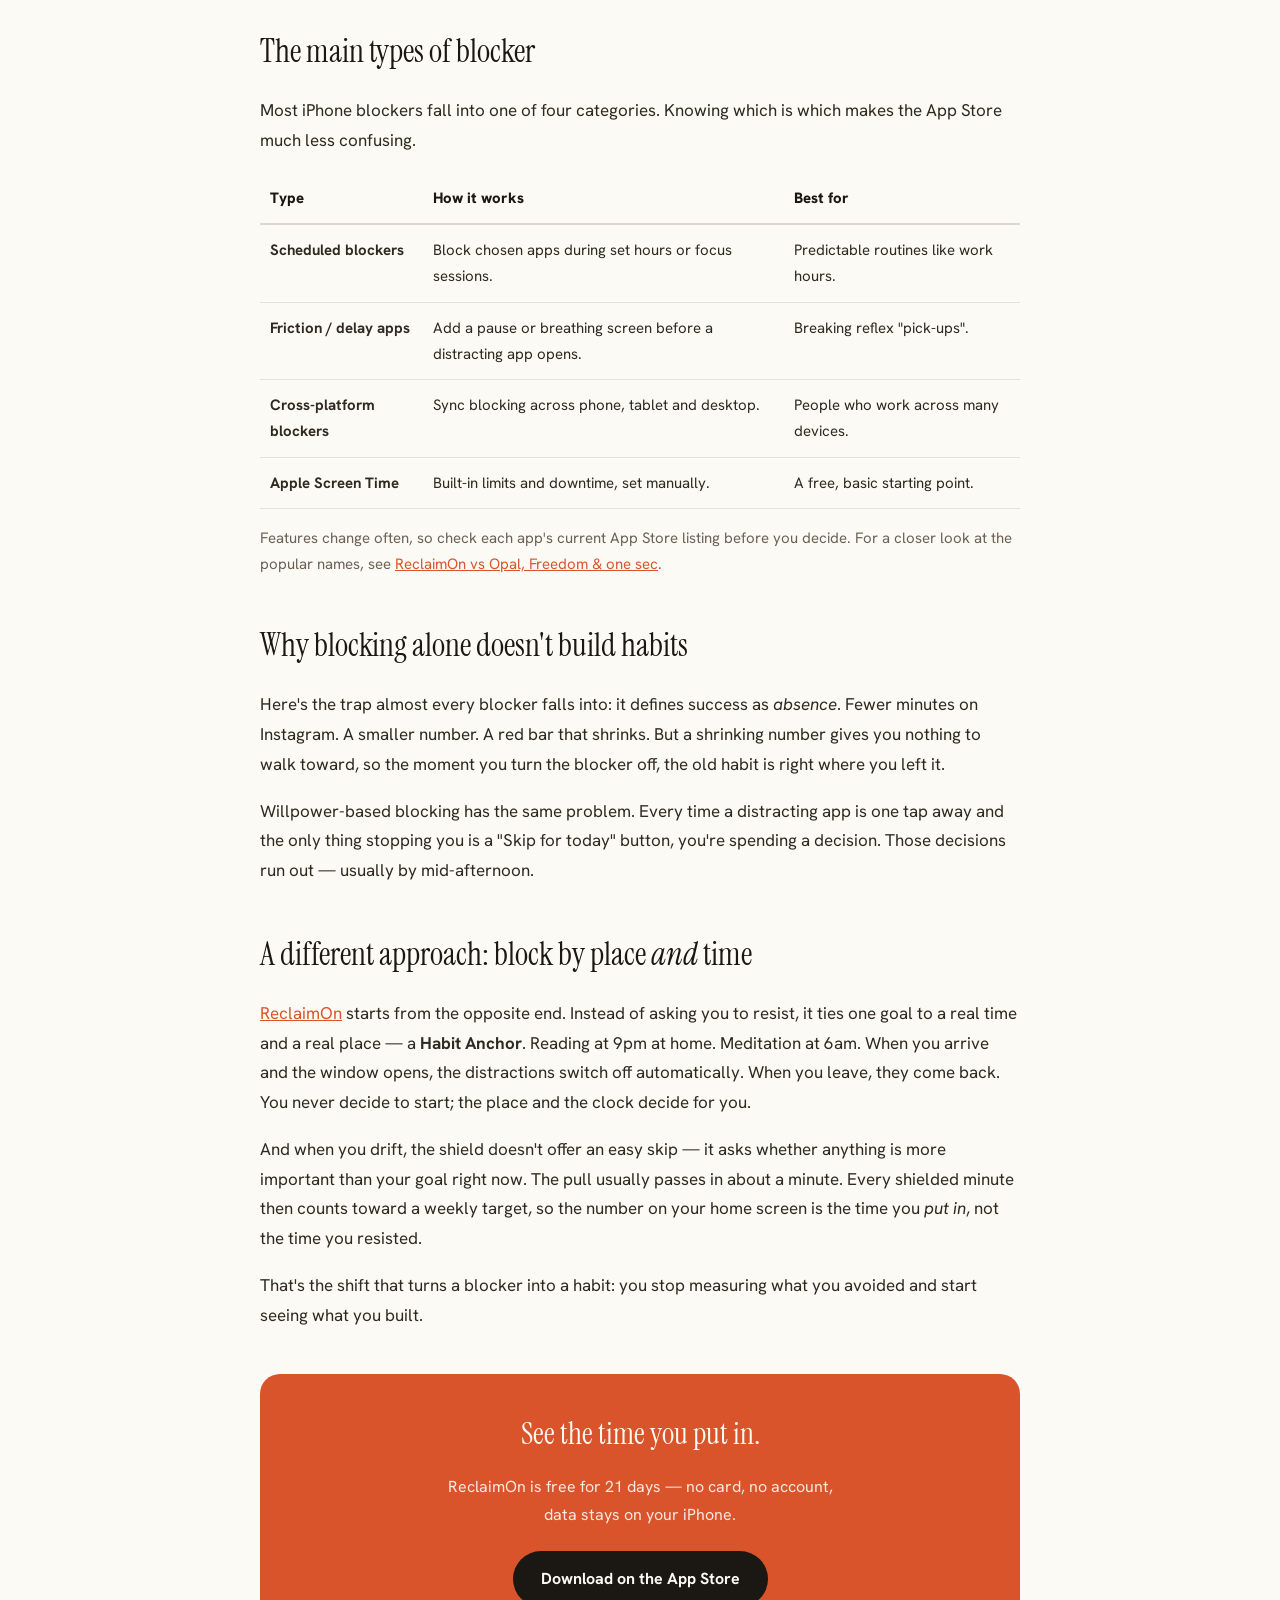
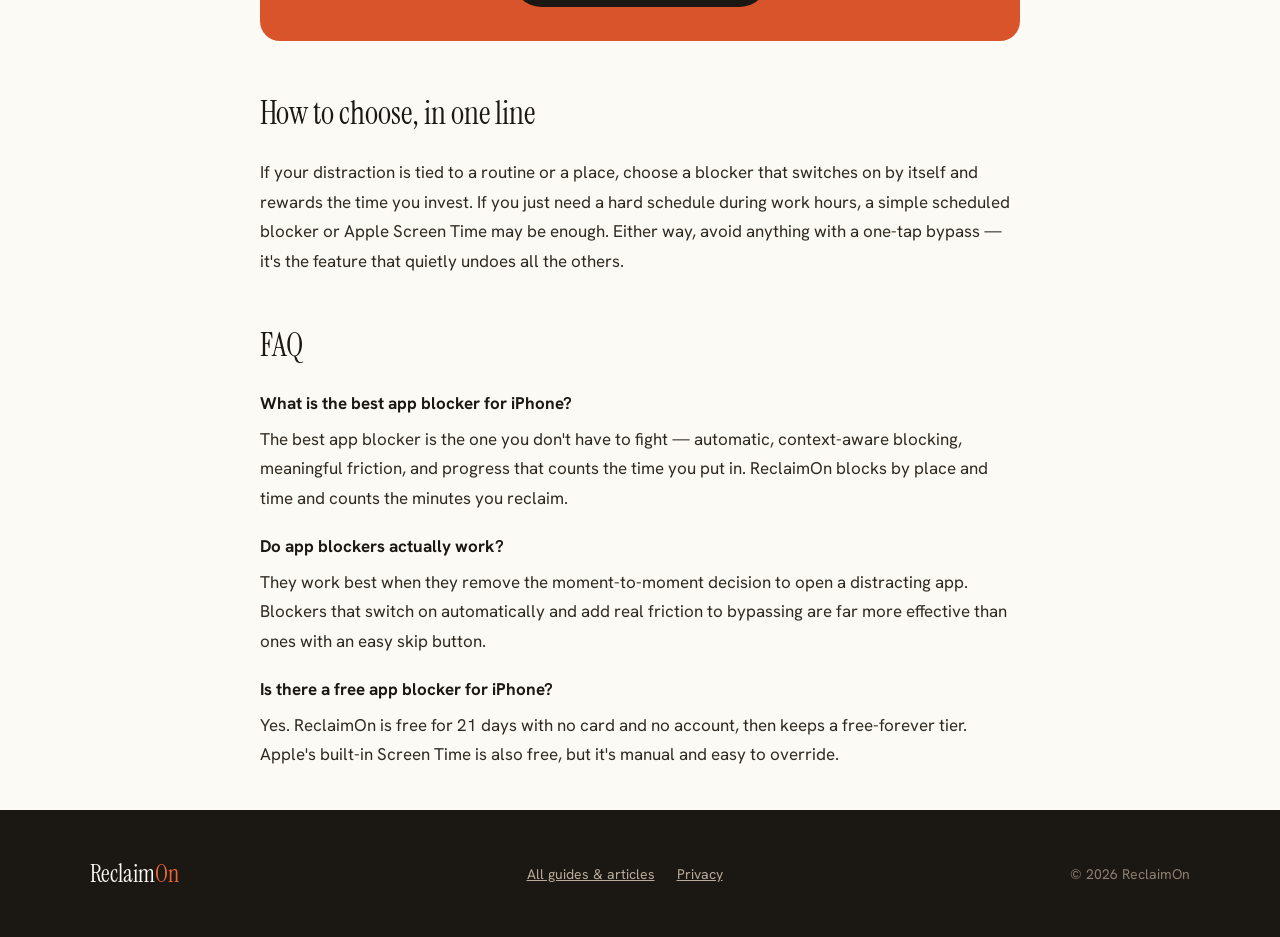
<file: best-app-blocker-iphone.html>
<!doctype html>
<html lang="en">
<head>
<meta charset="utf-8">
<meta name="viewport" content="width=device-width, initial-scale=1">
<meta name="theme-color" content="#D9542B">
<link rel="icon" type="image/png" href="favicon.png">
<meta property="og:image" content="https://www.reclaimon.com/og-image.jpg">
<meta name="twitter:image" content="https://www.reclaimon.com/og-image.jpg">
<title>The Best App Blocker for iPhone in 2026: What Actually Works</title>
<meta name="description" content="A practical guide to choosing the best app blocker for iPhone in 2026 — what to look for, why most blockers fail to build habits, and how blocking by place and time changes the game.">
<meta name="keywords" content="best app blocker iphone, app blocker, screen time app, focus app, block distracting apps, digital detox app">
<link rel="canonical" href="https://www.reclaimon.com/best-app-blocker-iphone">
<meta property="og:title" content="The Best App Blocker for iPhone in 2026: What Actually Works">
<meta property="og:description" content="What to look for in an app blocker, why most fail to build habits, and how blocking by place and time changes the game.">
<meta property="og:type" content="article">
<link rel="preconnect" href="https://fonts.googleapis.com">
<link rel="preconnect" href="https://fonts.gstatic.com" crossorigin>
<link href="https://fonts.googleapis.com/css2?family=Hanken+Grotesk:wght@400;500;600;700;800&family=Instrument+Serif:ital@0;1&display=swap" rel="stylesheet">
<script type="application/ld+json">
{"@context":"https://schema.org","@type":"Article","headline":"The Best App Blocker for iPhone in 2026: What Actually Works","description":"A practical guide to choosing the best app blocker for iPhone in 2026.","author":{"@type":"Organization","name":"Ohh Wow Labs"},"publisher":{"@type":"Organization","name":"ReclaimOn"},"datePublished":"2026-07-20","mainEntityOfPage":"https://www.reclaimon.com/best-app-blocker-iphone"}
</script>
<script type="application/ld+json">
{"@context":"https://schema.org","@type":"FAQPage","mainEntity":[{"@type":"Question","name":"What is the best app blocker for iPhone?","acceptedAnswer":{"@type":"Answer","text":"The best app blocker is the one you don't have to fight. Look for automatic, context-aware blocking (by time and place), meaningful friction instead of an easy bypass, and progress that measures the time you put in rather than the time you resisted. ReclaimOn blocks by place and time and counts the minutes you reclaim."}},{"@type":"Question","name":"Do app blockers actually work?","acceptedAnswer":{"@type":"Answer","text":"App blockers work best when they remove the moment-to-moment decision to open a distracting app. Blockers that rely on willpower or an easy 'skip' button tend to fail. Blockers that switch on automatically and add friction to bypassing are far more effective at building lasting habits."}},{"@type":"Question","name":"Is there a free app blocker for iPhone?","acceptedAnswer":{"@type":"Answer","text":"Yes. ReclaimOn is free for 21 days with no card and no account, then keeps a free-forever tier with one goal, two anchors and app shielding. Apple's built-in Screen Time is also free but is manual and easy to override."}}]}
</script>
<style>
  * { box-sizing:border-box; }
  html { scroll-behavior:smooth; }
  body { margin:0; background:#FCFAF4; font-family:"Hanken Grotesk",system-ui,sans-serif; color:#2E2921; -webkit-font-smoothing:antialiased; }
  a { color:#D9542B; }
  a:hover { color:#B23F1C; }
  ::selection { background:#D9542B; color:#FCFAF4; }
</style>
</head>
<body>
<nav style="position:sticky; top:0; z-index:50; background:rgba(27,23,18,.94); backdrop-filter:blur(12px); border-bottom:1px solid rgba(255,255,255,.08);">
  <div style="max-width:1100px; margin:0 auto; padding:18px 32px; display:flex; align-items:center; justify-content:space-between;">
    <a href="/" style="font-family:'Instrument Serif'; font-size:24px; color:#FCFAF4; text-decoration:none;">Reclaim<span style="color:#E9663C;">On</span></a>
    <div style="display:flex; align-items:center; gap:26px;">
      <a href="/#features" style="font-size:15px; font-weight:600; color:rgba(252,250,244,.85); text-decoration:none;">Features</a>
      <a href="/#pricing" style="font-size:15px; font-weight:600; color:rgba(252,250,244,.85); text-decoration:none;">Pricing</a>
      <a href="/blog" style="font-size:15px; font-weight:600; color:rgba(252,250,244,.85); text-decoration:none;">Blog</a>
      <a href="https://apps.apple.com/us/app/reclaimon-focus-app-blocker/id6791189313" target="_blank" rel="noopener" style="padding:9px 18px; border-radius:999px; background:#D9542B; color:#FCFAF4; font-size:14px; font-weight:700; text-decoration:none; white-space:nowrap;">Download</a>
    </div>
  </div>
</nav>

<header style="background:#F1EBDF; padding:72px 32px 64px;">
  <div style="max-width:760px; margin:0 auto;">
    <p style="margin:0 0 16px; font-size:13px; font-weight:700;"><a href="/" style="color:#8C8073; text-decoration:none;">Home</a> <span style="color:#B8AC9C;">/</span> <span style="color:#8C8073;">Guides</span></p>
    <p style="margin:0 0 14px; font-size:13px; font-weight:800; letter-spacing:.2em; text-transform:uppercase; color:#D9542B;">Guide · 6 min read</p>
    <h1 style="margin:0; font-family:'Instrument Serif'; font-weight:400; font-size:clamp(36px,5.5vw,60px); line-height:1.03; letter-spacing:-.01em; color:#1B1712;">The best app blocker for iPhone in 2026: what actually works</h1>
    <p style="margin:22px 0 0; font-size:20px; line-height:1.55; color:#6d6154;">There are dozens of app blockers on the App Store. Most work the same way — and most quietly stop working after a week. Here's what separates a blocker you'll fight from one that actually builds a habit.</p>
  </div>
</header>

<main style="padding:56px 32px 40px;">
  <article style="max-width:760px; margin:0 auto; font-size:17px; line-height:1.75;">

    <div style="background:#1B1712; border-radius:18px; padding:26px 28px; margin-bottom:44px;">
      <p style="margin:0 0 8px; font-size:12px; font-weight:800; letter-spacing:.18em; text-transform:uppercase; color:#E9663C;">Quick answer</p>
      <p style="margin:0; font-size:18px; line-height:1.6; color:#F1EBDF;">The best app blocker is the one you don't have to fight. Look for <strong>automatic, context-aware blocking</strong> (by time and place), <strong>meaningful friction</strong> instead of an easy bypass, and <strong>progress that counts the time you put in</strong> — not the time you resisted.</p>
    </div>

    <h2 style="font-family:'Instrument Serif'; font-weight:400; font-size:32px; margin:8px 0 12px; color:#1B1712;">What an app blocker actually does</h2>
    <p>On iPhone, every serious app blocker is built on the same foundation: Apple's <strong>Screen Time (Family Controls) API</strong>. When you pick apps to block, iOS hands the app opaque tokens — not names — and lets it place a "shield" over those apps during certain conditions. That's why no blocker can secretly track which apps you use: the system simply doesn't tell it.</p>
    <p>So the real difference between blockers isn't the blocking technology. It's <em>when</em> they block, <em>how hard</em> they are to bypass, and <em>what they do with the time</em> you win back.</p>

    <h2 style="font-family:'Instrument Serif'; font-weight:400; font-size:32px; margin:40px 0 12px; color:#1B1712;">What to look for</h2>
    <div style="display:flex; flex-direction:column; gap:14px; margin:16px 0 8px;">
      <div style="display:flex; gap:14px; align-items:flex-start; background:#F1EBDF; border-radius:14px; padding:18px 20px;"><span style="font-size:22px;">📍</span><div><strong style="color:#1B1712;">Context-aware, automatic blocking.</strong> The best blockers switch on by themselves — on a schedule, or when you arrive at a place — so you never have to remember to start them.</div></div>
      <div style="display:flex; gap:14px; align-items:flex-start; background:#F1EBDF; border-radius:14px; padding:18px 20px;"><span style="font-size:22px;">🧱</span><div><strong style="color:#1B1712;">Friction that means something.</strong> A one-tap "skip" makes a blocker decorative. Look for a deliberate pause, a reason prompt, or a short delay that gives the impulse time to pass.</div></div>
      <div style="display:flex; gap:14px; align-items:flex-start; background:#F1EBDF; border-radius:14px; padding:18px 20px;"><span style="font-size:22px;">📈</span><div><strong style="color:#1B1712;">Progress you can feel.</strong> Blocking is a means, not an end. The blocker should show the time you invested in something better — not just a shrinking screen-time bar.</div></div>
      <div style="display:flex; gap:14px; align-items:flex-start; background:#F1EBDF; border-radius:14px; padding:18px 20px;"><span style="font-size:22px;">🔒</span><div><strong style="color:#1B1712;">Real privacy.</strong> A focus app shouldn't need an account or a server. Prefer apps that keep everything on your device.</div></div>
    </div>

    <h2 style="font-family:'Instrument Serif'; font-weight:400; font-size:32px; margin:40px 0 12px; color:#1B1712;">The main types of blocker</h2>
    <p>Most iPhone blockers fall into one of four categories. Knowing which is which makes the App Store much less confusing.</p>
    <div style="overflow-x:auto; margin:16px 0;">
    <table style="width:100%; border-collapse:collapse; font-size:15px;">
      <thead><tr style="border-bottom:2px solid rgba(27,23,18,.15);"><th style="text-align:left; padding:12px 10px; font-weight:800; color:#1B1712;">Type</th><th style="text-align:left; padding:12px 10px; font-weight:800; color:#1B1712;">How it works</th><th style="text-align:left; padding:12px 10px; font-weight:800; color:#1B1712;">Best for</th></tr></thead>
      <tbody>
        <tr style="border-bottom:1px solid rgba(27,23,18,.1);"><td style="padding:12px 10px; vertical-align:top; font-weight:700;">Scheduled blockers</td><td style="padding:12px 10px; vertical-align:top;">Block chosen apps during set hours or focus sessions.</td><td style="padding:12px 10px; vertical-align:top;">Predictable routines like work hours.</td></tr>
        <tr style="border-bottom:1px solid rgba(27,23,18,.1);"><td style="padding:12px 10px; vertical-align:top; font-weight:700;">Friction / delay apps</td><td style="padding:12px 10px; vertical-align:top;">Add a pause or breathing screen before a distracting app opens.</td><td style="padding:12px 10px; vertical-align:top;">Breaking reflex "pick-ups".</td></tr>
        <tr style="border-bottom:1px solid rgba(27,23,18,.1);"><td style="padding:12px 10px; vertical-align:top; font-weight:700;">Cross-platform blockers</td><td style="padding:12px 10px; vertical-align:top;">Sync blocking across phone, tablet and desktop.</td><td style="padding:12px 10px; vertical-align:top;">People who work across many devices.</td></tr>
        <tr style="border-bottom:1px solid rgba(27,23,18,.1);"><td style="padding:12px 10px; vertical-align:top; font-weight:700;">Apple Screen Time</td><td style="padding:12px 10px; vertical-align:top;">Built-in limits and downtime, set manually.</td><td style="padding:12px 10px; vertical-align:top;">A free, basic starting point.</td></tr>
      </tbody>
    </table>
    </div>
    <p style="color:#6B6155; font-size:15px;">Features change often, so check each app's current App Store listing before you decide. For a closer look at the popular names, see <a href="reclaimon-vs-opal-freedom">ReclaimOn vs Opal, Freedom &amp; one sec</a>.</p>

    <h2 style="font-family:'Instrument Serif'; font-weight:400; font-size:32px; margin:40px 0 12px; color:#1B1712;">Why blocking alone doesn't build habits</h2>
    <p>Here's the trap almost every blocker falls into: it defines success as <em>absence</em>. Fewer minutes on Instagram. A smaller number. A red bar that shrinks. But a shrinking number gives you nothing to walk toward, so the moment you turn the blocker off, the old habit is right where you left it.</p>
    <p>Willpower-based blocking has the same problem. Every time a distracting app is one tap away and the only thing stopping you is a "Skip for today" button, you're spending a decision. Those decisions run out — usually by mid-afternoon.</p>

    <h2 style="font-family:'Instrument Serif'; font-weight:400; font-size:32px; margin:40px 0 12px; color:#1B1712;">A different approach: block by place <em>and</em> time</h2>
    <p><a href="/">ReclaimOn</a> starts from the opposite end. Instead of asking you to resist, it ties one goal to a real time and a real place — a <strong>Habit Anchor</strong>. Reading at 9pm at home. Meditation at 6am. When you arrive and the window opens, the distractions switch off automatically. When you leave, they come back. You never decide to start; the place and the clock decide for you.</p>
    <p>And when you drift, the shield doesn't offer an easy skip — it asks whether anything is more important than your goal right now. The pull usually passes in about a minute. Every shielded minute then counts toward a weekly target, so the number on your home screen is the time you <em>put in</em>, not the time you resisted.</p>
    <p>That's the shift that turns a blocker into a habit: you stop measuring what you avoided and start seeing what you built.</p>

    <div style="background:#D9542B; border-radius:20px; padding:34px; text-align:center; margin:44px 0;">
      <h3 style="margin:0; font-family:'Instrument Serif'; font-weight:400; font-size:30px; color:#FCFAF4;">See the time you put in.</h3>
      <p style="margin:12px auto 22px; font-size:16px; color:rgba(252,250,244,.9); max-width:44ch;">ReclaimOn is free for 21 days — no card, no account, data stays on your iPhone.</p>
      <a href="https://apps.apple.com/us/app/reclaimon-focus-app-blocker/id6791189313" target="_blank" rel="noopener" style="display:inline-flex; padding:14px 28px; border-radius:999px; background:#1B1712; color:#FCFAF4; font-size:16px; font-weight:700; text-decoration:none; white-space:nowrap;">Download on the App Store</a>
    </div>

    <h2 style="font-family:'Instrument Serif'; font-weight:400; font-size:32px; margin:40px 0 12px; color:#1B1712;">How to choose, in one line</h2>
    <p>If your distraction is tied to a routine or a place, choose a blocker that switches on by itself and rewards the time you invest. If you just need a hard schedule during work hours, a simple scheduled blocker or Apple Screen Time may be enough. Either way, avoid anything with a one-tap bypass — it's the feature that quietly undoes all the others.</p>

    <h2 style="font-family:'Instrument Serif'; font-weight:400; font-size:32px; margin:40px 0 16px; color:#1B1712;">FAQ</h2>
    <p style="margin:0 0 6px;"><strong style="color:#1B1712;">What is the best app blocker for iPhone?</strong></p>
    <p style="margin:0 0 18px;">The best app blocker is the one you don't have to fight — automatic, context-aware blocking, meaningful friction, and progress that counts the time you put in. ReclaimOn blocks by place and time and counts the minutes you reclaim.</p>
    <p style="margin:0 0 6px;"><strong style="color:#1B1712;">Do app blockers actually work?</strong></p>
    <p style="margin:0 0 18px;">They work best when they remove the moment-to-moment decision to open a distracting app. Blockers that switch on automatically and add real friction to bypassing are far more effective than ones with an easy skip button.</p>
    <p style="margin:0 0 6px;"><strong style="color:#1B1712;">Is there a free app blocker for iPhone?</strong></p>
    <p style="margin:0;">Yes. ReclaimOn is free for 21 days with no card and no account, then keeps a free-forever tier. Apple's built-in Screen Time is also free, but it's manual and easy to override.</p>
  </article>
</main>

<footer style="background:#1B1712; padding:48px 32px;">
  <div style="max-width:1100px; margin:0 auto; display:flex; flex-wrap:wrap; justify-content:space-between; gap:16px; align-items:center;">
    <a href="/" style="font-family:'Instrument Serif'; font-size:24px; color:#FCFAF4; text-decoration:none;">Reclaim<span style="color:#E9663C;">On</span></a>
    <div style="display:flex; gap:22px; flex-wrap:wrap;">
      <a href="/blog" style="font-size:14px; color:#B8AC9C;">All guides &amp; articles</a>
      <a href="/privacy" style="font-size:14px; color:#B8AC9C;">Privacy</a>
    </div>
    <p style="margin:0; font-size:14px; color:#8C8073;">© 2026 ReclaimOn</p>
  </div>
</footer>

</body>
</html>
</file>
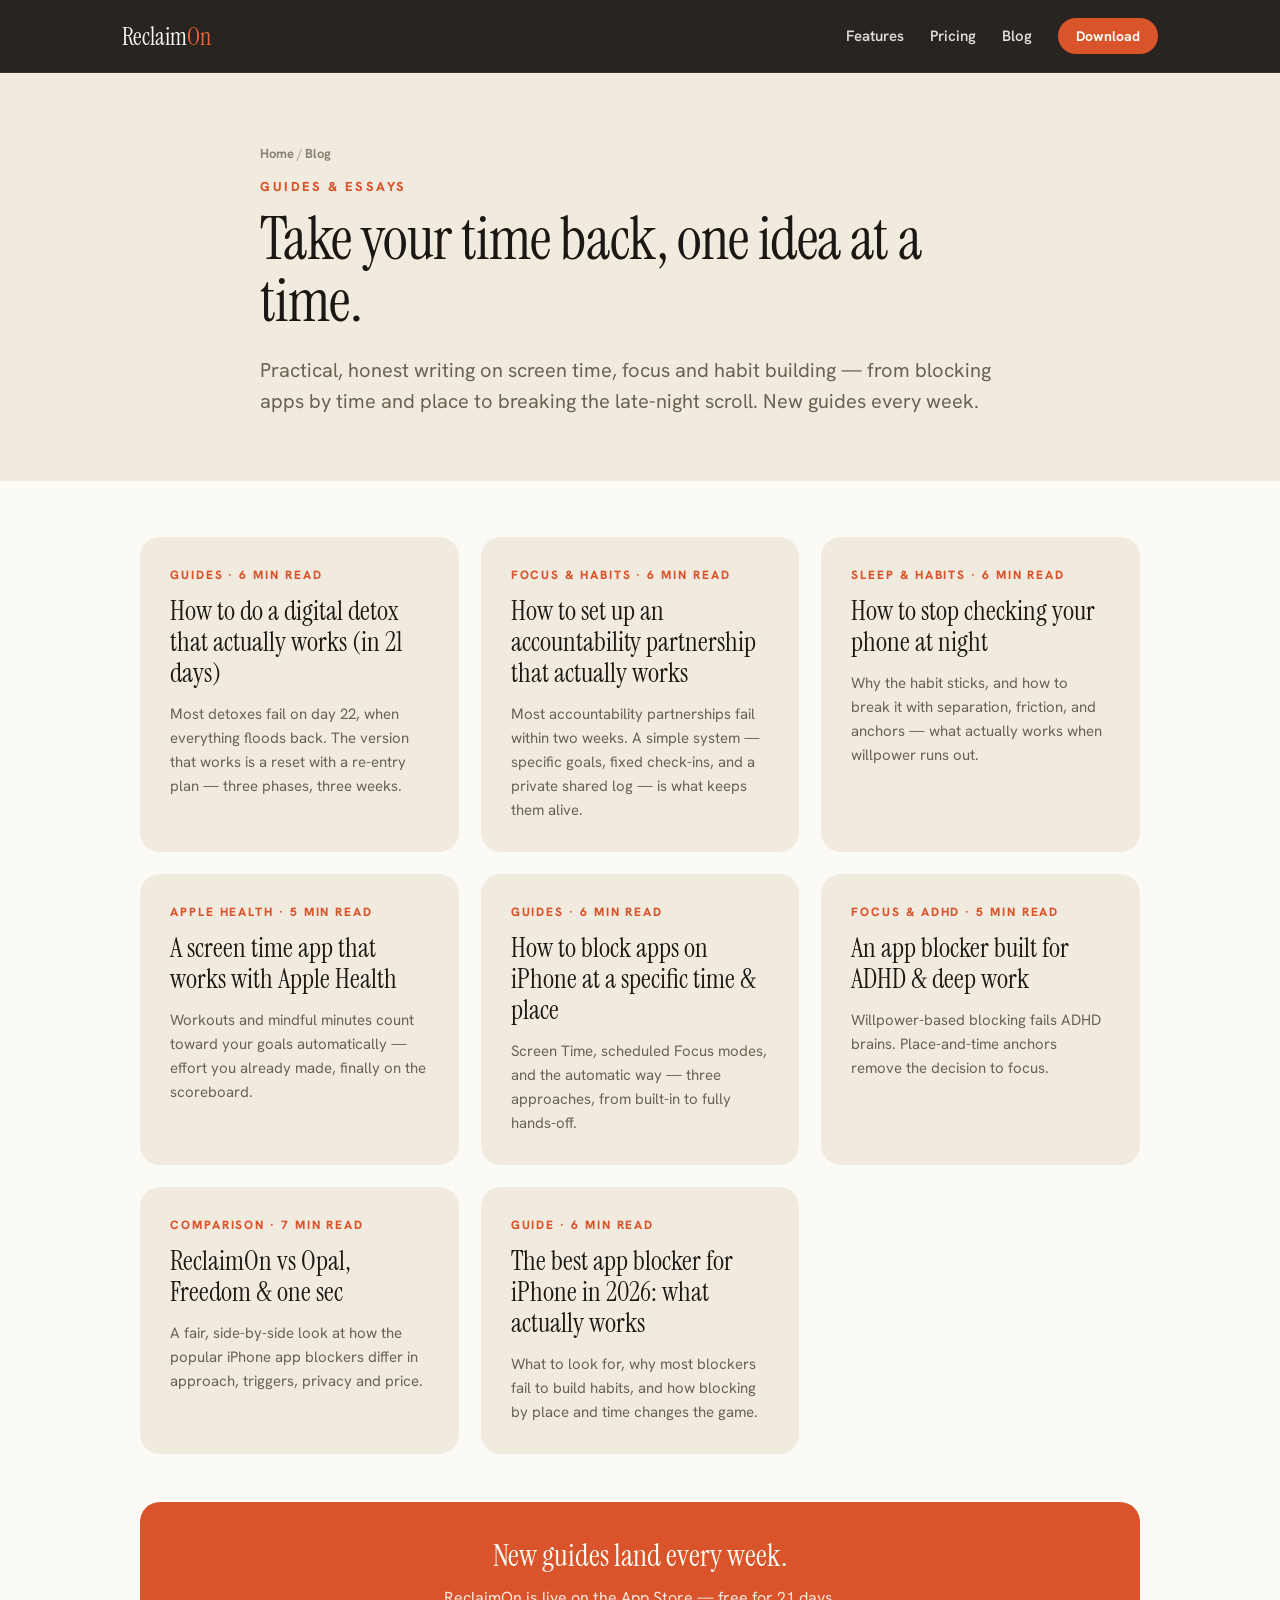
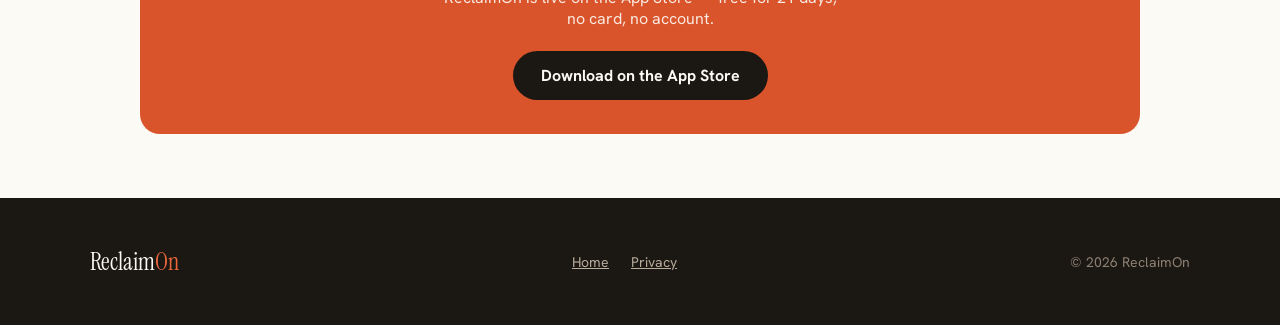
<file: blog.html>
<!doctype html>
<html lang="en">
<head>
<meta charset="utf-8">
<meta name="viewport" content="width=device-width, initial-scale=1">
<meta name="theme-color" content="#D9542B">
<link rel="icon" type="image/png" href="favicon.png">
<meta property="og:image" content="https://www.reclaimon.com/og-image.jpg">
<meta name="twitter:image" content="https://www.reclaimon.com/og-image.jpg">
<title>Guides &amp; Essays — Screen Time, Focus &amp; Habits | ReclaimOn Blog</title>
<meta name="description" content="Practical guides on screen time, app blocking, focus and habit building — how to block apps by time and place, break phone habits at night, ADHD-friendly focus, and honest comparisons.">
<meta name="keywords" content="screen time blog, app blocker guides, focus tips, digital wellbeing, phone habit guides, reclaimon blog">
<link rel="canonical" href="https://www.reclaimon.com/blog">
<meta property="og:title" content="Guides & Essays — Screen Time, Focus & Habits">
<meta property="og:description" content="Practical guides on screen time, app blocking, focus and habit building from the ReclaimOn team.">
<meta property="og:type" content="website">
<meta property="og:url" content="https://www.reclaimon.com/blog">
<link rel="preconnect" href="https://fonts.googleapis.com">
<link rel="preconnect" href="https://fonts.gstatic.com" crossorigin>
<link href="https://fonts.googleapis.com/css2?family=Hanken+Grotesk:wght@400;500;600;700;800&family=Instrument+Serif:ital@0;1&display=swap" rel="stylesheet">
<script type="application/ld+json">
{"@context":"https://schema.org","@type":"Blog","name":"ReclaimOn Guides & Essays","url":"https://www.reclaimon.com/blog","publisher":{"@type":"Organization","name":"ReclaimOn"}}
</script>
<style>
  * { box-sizing:border-box; }
  html { scroll-behavior:smooth; }
  body { margin:0; background:#FCFAF4; font-family:"Hanken Grotesk",system-ui,sans-serif; color:#2E2921; -webkit-font-smoothing:antialiased; }
  a { color:#D9542B; }
  a:hover { color:#B23F1C; }
  ::selection { background:#D9542B; color:#FCFAF4; }
  .card { display:block; background:#F1EBDF; border-radius:20px; padding:30px; text-decoration:none; transition:transform .15s ease, box-shadow .15s ease; }
  .card:hover { transform:translateY(-3px); box-shadow:0 12px 32px rgba(27,23,18,.10); }
  .card h2 { transition:color .15s ease; }
  .card:hover h2 { color:#D9542B; }
</style>
</head>
<body>
<nav style="position:sticky; top:0; z-index:50; background:rgba(27,23,18,.94); backdrop-filter:blur(12px); border-bottom:1px solid rgba(255,255,255,.08);">
  <div style="max-width:1100px; margin:0 auto; padding:18px 32px; display:flex; align-items:center; justify-content:space-between;">
    <a href="/" style="font-family:'Instrument Serif'; font-size:24px; color:#FCFAF4; text-decoration:none;">Reclaim<span style="color:#E9663C;">On</span></a>
    <div style="display:flex; align-items:center; gap:26px;">
      <a href="/#features" style="font-size:15px; font-weight:600; color:rgba(252,250,244,.85); text-decoration:none;">Features</a>
      <a href="/#pricing" style="font-size:15px; font-weight:600; color:rgba(252,250,244,.85); text-decoration:none;">Pricing</a>
      <a href="/blog" style="font-size:15px; font-weight:600; color:rgba(252,250,244,.85); text-decoration:none;">Blog</a>
      <a href="https://apps.apple.com/us/app/reclaimon-focus-app-blocker/id6791189313" target="_blank" rel="noopener" style="padding:9px 18px; border-radius:999px; background:#D9542B; color:#FCFAF4; font-size:14px; font-weight:700; text-decoration:none; white-space:nowrap;">Download</a>
    </div>
  </div>
</nav>

<header style="background:#F1EBDF; padding:72px 32px 64px;">
  <div style="max-width:760px; margin:0 auto;">
    <p style="margin:0 0 16px; font-size:13px; font-weight:700;"><a href="/" style="color:#8C8073; text-decoration:none;">Home</a> <span style="color:#B8AC9C;">/</span> <span style="color:#8C8073;">Blog</span></p>
    <p style="margin:0 0 14px; font-size:13px; font-weight:800; letter-spacing:.2em; text-transform:uppercase; color:#D9542B;">Guides &amp; essays</p>
    <h1 style="margin:0; font-family:'Instrument Serif'; font-weight:400; font-size:clamp(36px,5.5vw,60px); line-height:1.03; letter-spacing:-.01em; color:#1B1712;">Take your time back, one idea at a time.</h1>
    <p style="margin:22px 0 0; font-size:20px; line-height:1.55; color:#6d6154;">Practical, honest writing on screen time, focus and habit building — from blocking apps by time and place to breaking the late-night scroll. New guides every week.</p>
  </div>
</header>

<main style="padding:56px 32px 64px;">
  <div style="max-width:1000px; margin:0 auto; display:grid; grid-template-columns:repeat(auto-fill,minmax(300px,1fr)); gap:22px;">

    <a class="card" href="/digital-detox-that-actually-works">
      <p style="margin:0 0 12px; font-size:12px; font-weight:800; letter-spacing:.16em; text-transform:uppercase; color:#D9542B;">Guides · 6 min read</p>
      <h2 style="margin:0; font-family:'Instrument Serif'; font-weight:400; font-size:27px; line-height:1.15; color:#1B1712;">How to do a digital detox that actually works (in 21 days)</h2>
      <p style="margin:14px 0 0; font-size:15px; line-height:1.6; color:#6d6154;">Most detoxes fail on day 22, when everything floods back. The version that works is a reset with a re-entry plan — three phases, three weeks.</p>
    </a>

    <a class="card" href="/accountability-partner-app">
      <p style="margin:0 0 12px; font-size:12px; font-weight:800; letter-spacing:.16em; text-transform:uppercase; color:#D9542B;">Focus &amp; habits · 6 min read</p>
      <h2 style="margin:0; font-family:'Instrument Serif'; font-weight:400; font-size:27px; line-height:1.15; color:#1B1712;">How to set up an accountability partnership that actually works</h2>
      <p style="margin:14px 0 0; font-size:15px; line-height:1.6; color:#6d6154;">Most accountability partnerships fail within two weeks. A simple system — specific goals, fixed check-ins, and a private shared log — is what keeps them alive.</p>
    </a>



    <a class="card" href="/how-to-stop-checking-phone-at-night">
      <p style="margin:0 0 12px; font-size:12px; font-weight:800; letter-spacing:.16em; text-transform:uppercase; color:#D9542B;">Sleep &amp; habits · 6 min read</p>
      <h2 style="margin:0; font-family:'Instrument Serif'; font-weight:400; font-size:27px; line-height:1.15; color:#1B1712;">How to stop checking your phone at night</h2>
      <p style="margin:14px 0 0; font-size:15px; line-height:1.6; color:#6d6154;">Why the habit sticks, and how to break it with separation, friction, and anchors — what actually works when willpower runs out.</p>
    </a>

    <a class="card" href="/screen-time-app-apple-health">
      <p style="margin:0 0 12px; font-size:12px; font-weight:800; letter-spacing:.16em; text-transform:uppercase; color:#D9542B;">Apple Health · 5 min read</p>
      <h2 style="margin:0; font-family:'Instrument Serif'; font-weight:400; font-size:27px; line-height:1.15; color:#1B1712;">A screen time app that works with Apple Health</h2>
      <p style="margin:14px 0 0; font-size:15px; line-height:1.6; color:#6d6154;">Workouts and mindful minutes count toward your goals automatically — effort you already made, finally on the scoreboard.</p>
    </a>

    <a class="card" href="/how-to-block-apps-iphone-time-place">
      <p style="margin:0 0 12px; font-size:12px; font-weight:800; letter-spacing:.16em; text-transform:uppercase; color:#D9542B;">Guides · 6 min read</p>
      <h2 style="margin:0; font-family:'Instrument Serif'; font-weight:400; font-size:27px; line-height:1.15; color:#1B1712;">How to block apps on iPhone at a specific time &amp; place</h2>
      <p style="margin:14px 0 0; font-size:15px; line-height:1.6; color:#6d6154;">Screen Time, scheduled Focus modes, and the automatic way — three approaches, from built-in to fully hands-off.</p>
    </a>

    <a class="card" href="/app-blocker-for-adhd">
      <p style="margin:0 0 12px; font-size:12px; font-weight:800; letter-spacing:.16em; text-transform:uppercase; color:#D9542B;">Focus &amp; ADHD · 5 min read</p>
      <h2 style="margin:0; font-family:'Instrument Serif'; font-weight:400; font-size:27px; line-height:1.15; color:#1B1712;">An app blocker built for ADHD &amp; deep work</h2>
      <p style="margin:14px 0 0; font-size:15px; line-height:1.6; color:#6d6154;">Willpower-based blocking fails ADHD brains. Place-and-time anchors remove the decision to focus.</p>
    </a>

    <a class="card" href="/reclaimon-vs-opal-freedom">
      <p style="margin:0 0 12px; font-size:12px; font-weight:800; letter-spacing:.16em; text-transform:uppercase; color:#D9542B;">Comparison · 7 min read</p>
      <h2 style="margin:0; font-family:'Instrument Serif'; font-weight:400; font-size:27px; line-height:1.15; color:#1B1712;">ReclaimOn vs Opal, Freedom &amp; one sec</h2>
      <p style="margin:14px 0 0; font-size:15px; line-height:1.6; color:#6d6154;">A fair, side-by-side look at how the popular iPhone app blockers differ in approach, triggers, privacy and price.</p>
    </a>

    <a class="card" href="/best-app-blocker-iphone">
      <p style="margin:0 0 12px; font-size:12px; font-weight:800; letter-spacing:.16em; text-transform:uppercase; color:#D9542B;">Guide · 6 min read</p>
      <h2 style="margin:0; font-family:'Instrument Serif'; font-weight:400; font-size:27px; line-height:1.15; color:#1B1712;">The best app blocker for iPhone in 2026: what actually works</h2>
      <p style="margin:14px 0 0; font-size:15px; line-height:1.6; color:#6d6154;">What to look for, why most blockers fail to build habits, and how blocking by place and time changes the game.</p>
    </a>

  </div>

  <div style="max-width:1000px; margin:48px auto 0; background:#D9542B; border-radius:20px; padding:34px; text-align:center;">
    <h3 style="margin:0; font-family:'Instrument Serif'; font-weight:400; font-size:30px; color:#FCFAF4;">New guides land every week.</h3>
    <p style="margin:12px auto 22px; font-size:16px; color:rgba(252,250,244,.9); max-width:44ch;">ReclaimOn is live on the App Store — free for 21 days, no card, no account.</p>
    <a href="https://apps.apple.com/us/app/reclaimon-focus-app-blocker/id6791189313" target="_blank" rel="noopener" style="display:inline-flex; padding:14px 28px; border-radius:999px; background:#1B1712; color:#FCFAF4; font-size:16px; font-weight:700; text-decoration:none; white-space:nowrap;">Download on the App Store</a>
  </div>
</main>

<footer style="background:#1B1712; padding:48px 32px;">
  <div style="max-width:1100px; margin:0 auto; display:flex; flex-wrap:wrap; justify-content:space-between; gap:16px; align-items:center;">
    <a href="/" style="font-family:'Instrument Serif'; font-size:24px; color:#FCFAF4; text-decoration:none;">Reclaim<span style="color:#E9663C;">On</span></a>
    <div style="display:flex; gap:22px; flex-wrap:wrap;">
      <a href="/" style="font-size:14px; color:#B8AC9C;">Home</a>
      <a href="/privacy" style="font-size:14px; color:#B8AC9C;">Privacy</a>
    </div>
    <p style="margin:0; font-size:14px; color:#8C8073;">© 2026 ReclaimOn</p>
  </div>
</footer>

</body>
</html>
</file>
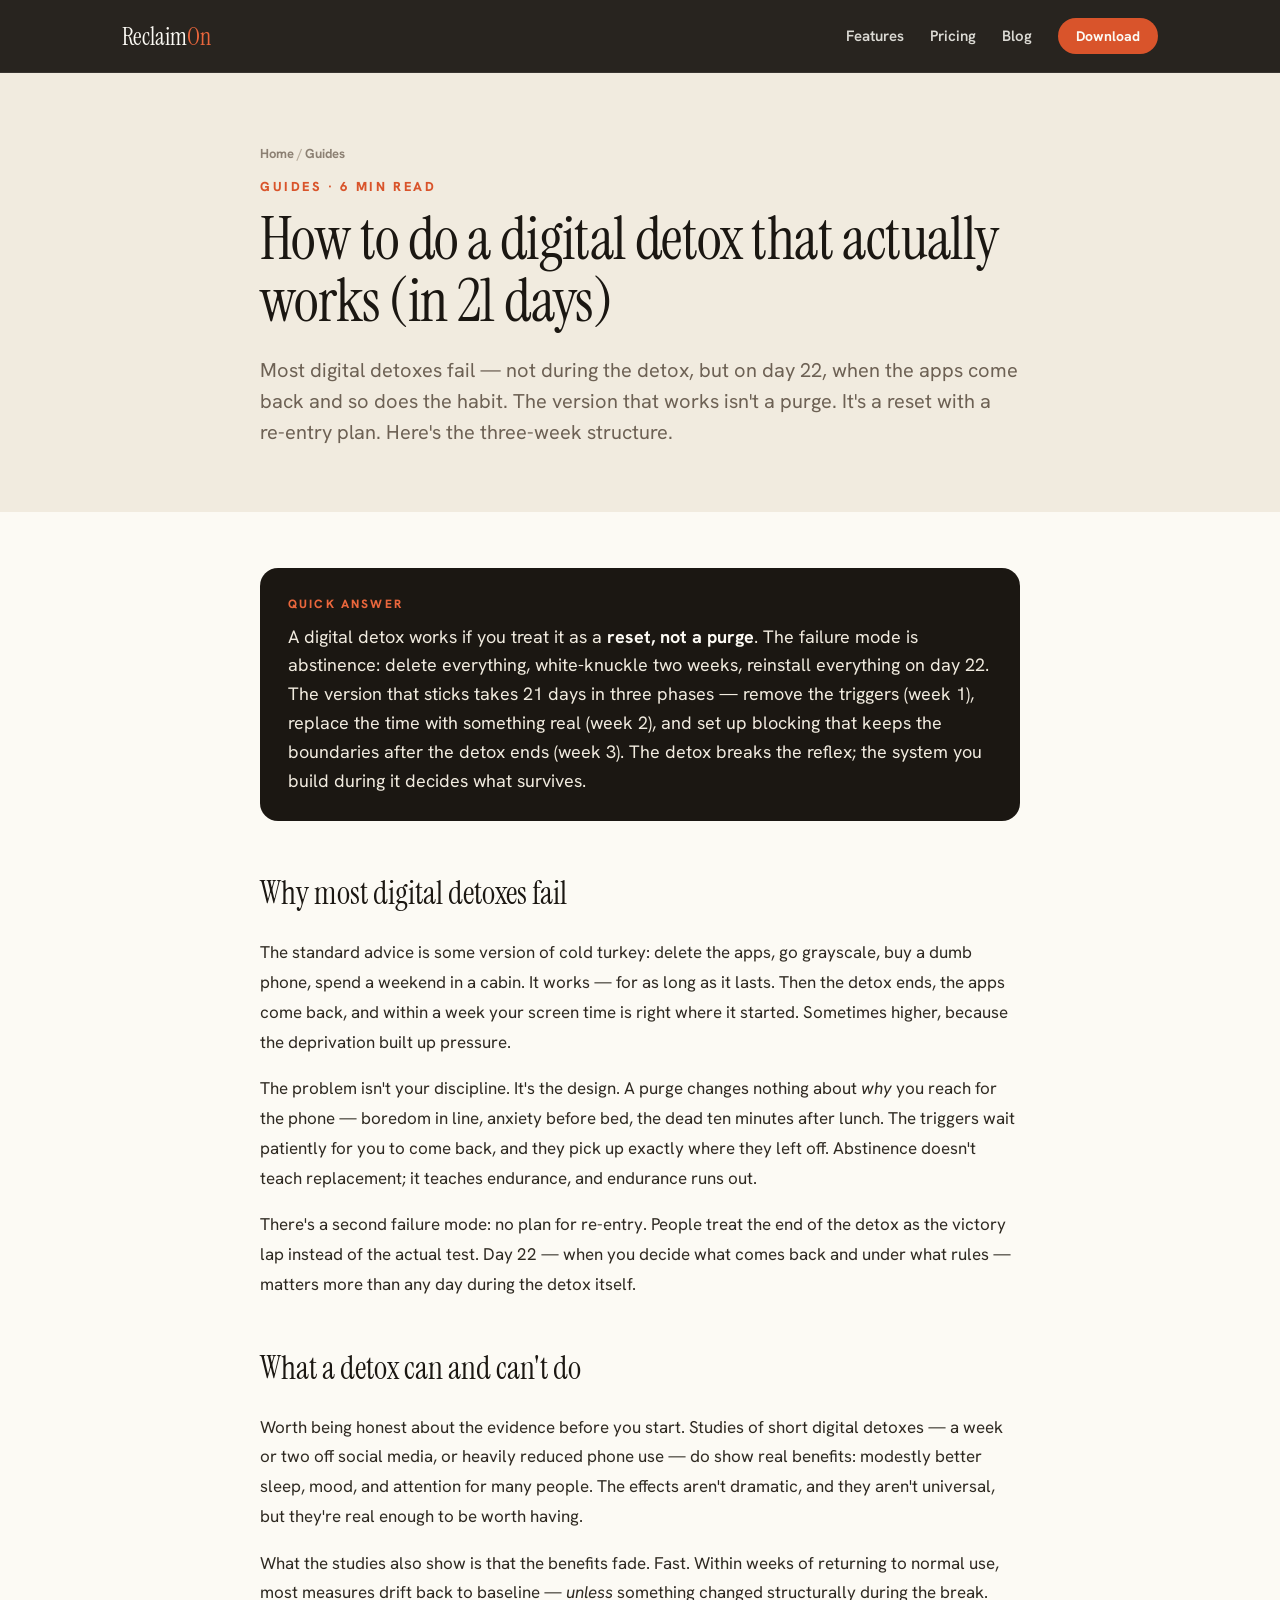
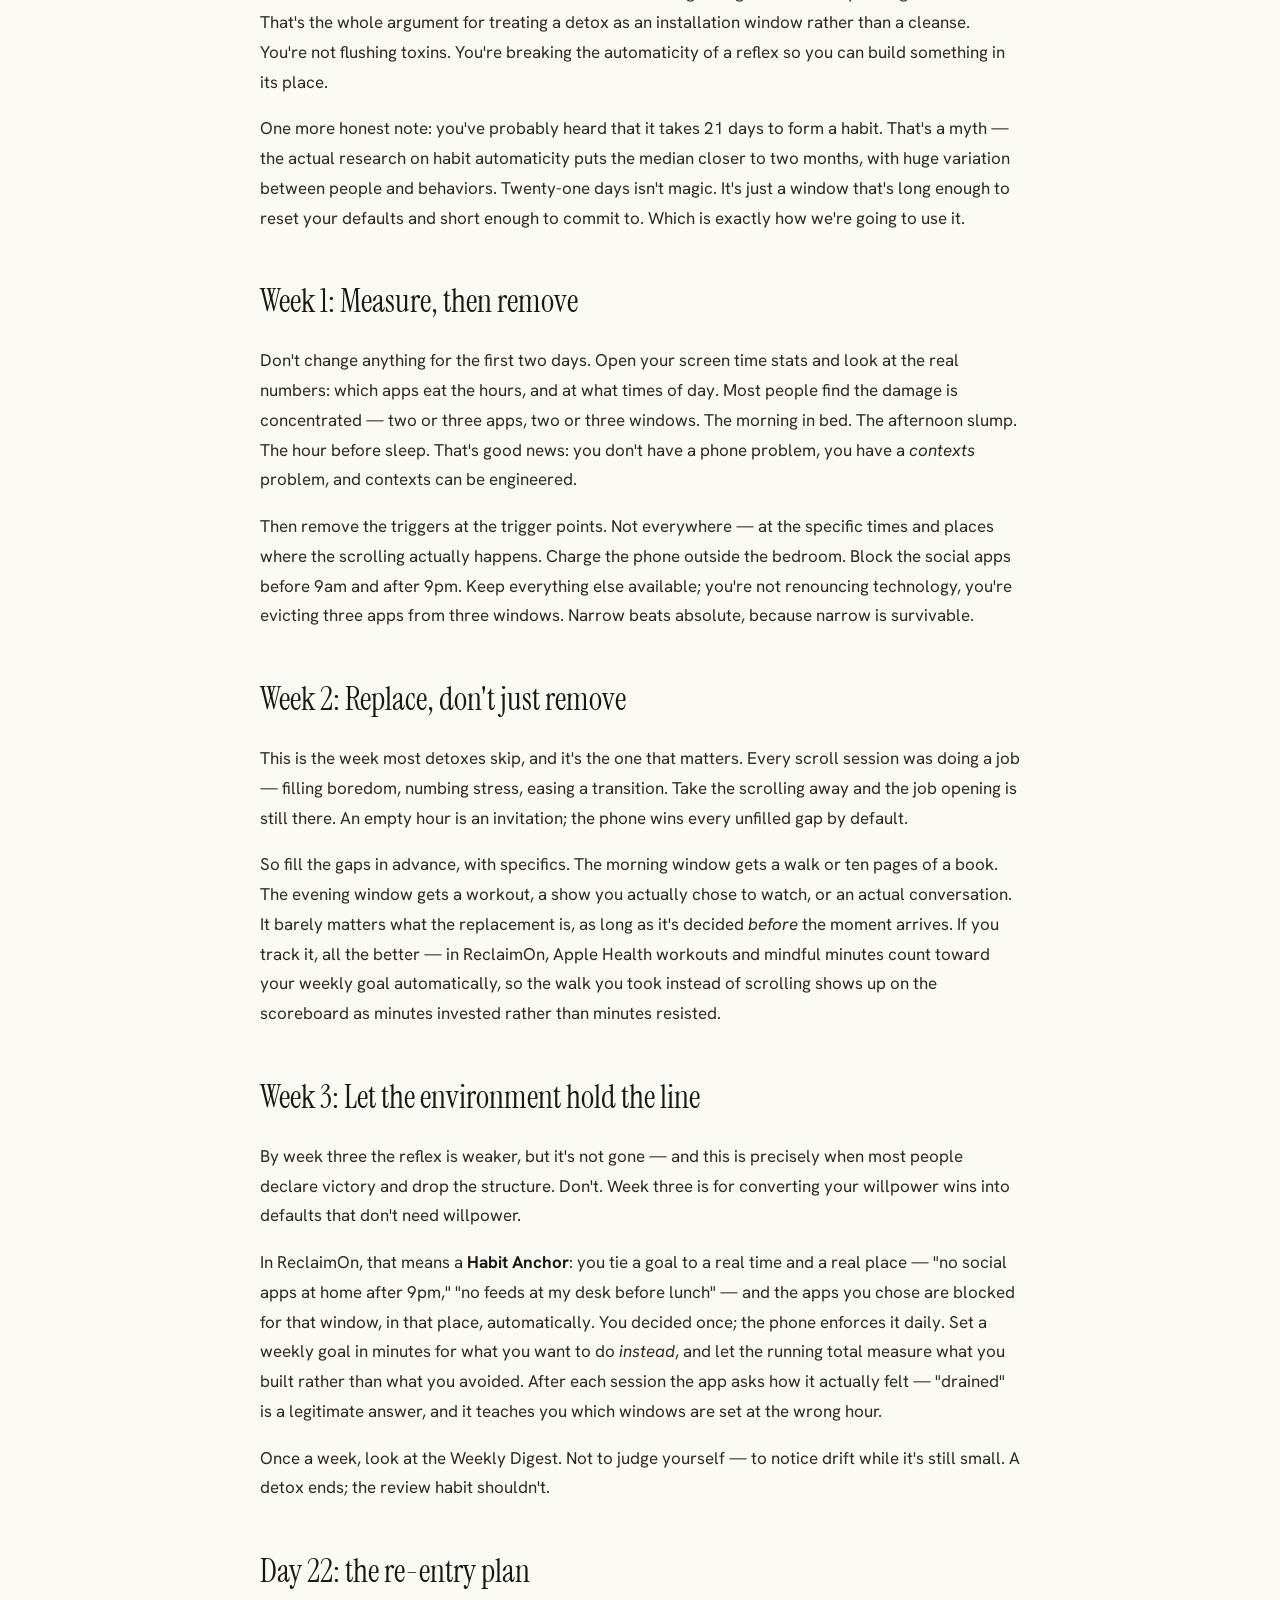
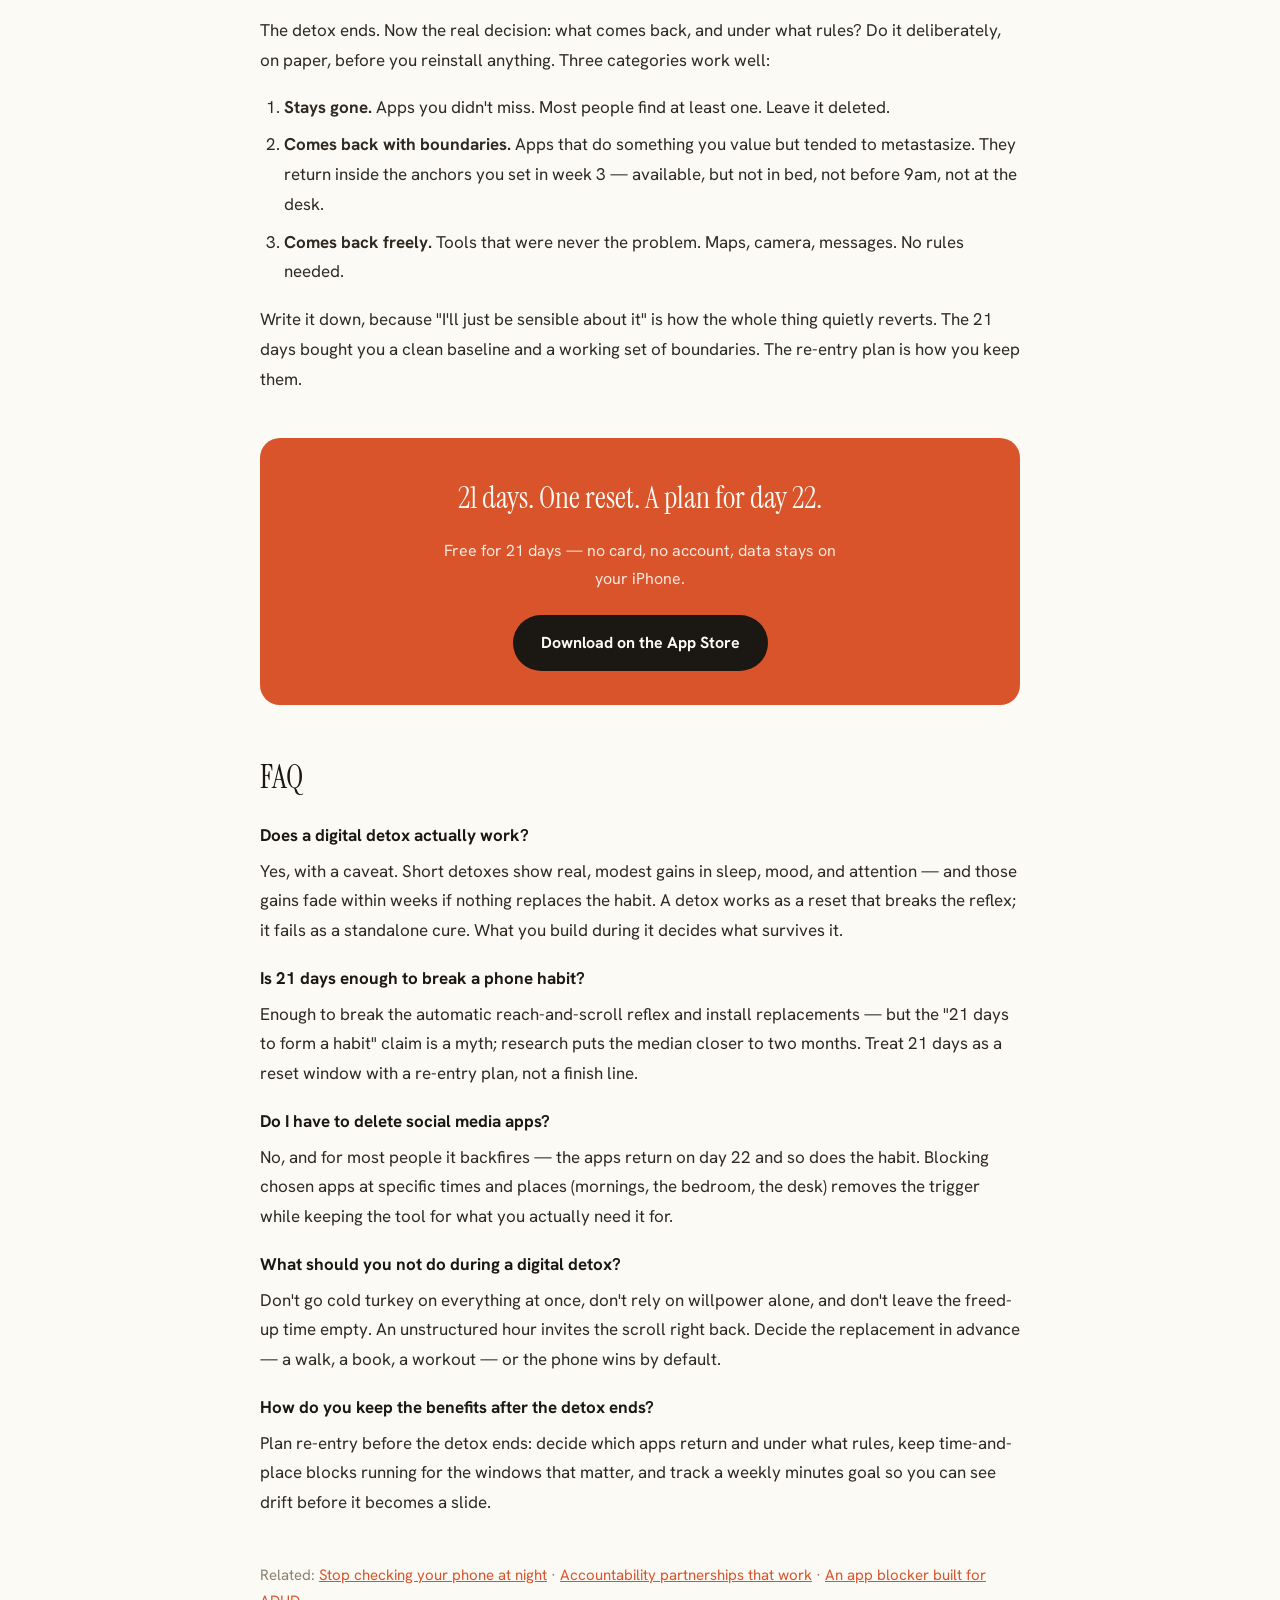
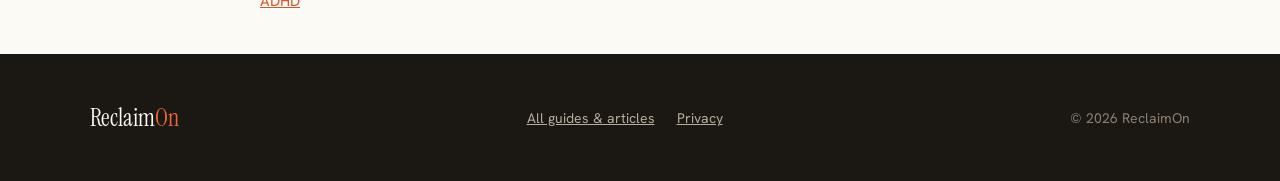
<file: digital-detox-that-actually-works.html>
<!doctype html>
<html lang="en">
<head>
<meta charset="utf-8">
<meta name="viewport" content="width=device-width, initial-scale=1">
<meta name="theme-color" content="#D9542B">
<link rel="icon" type="image/png" href="favicon.png">
<meta property="og:image" content="https://www.reclaimon.com/og-image.jpg">
<meta name="twitter:image" content="https://www.reclaimon.com/og-image.jpg">
<title>How to Do a Digital Detox That Actually Works (in 21 Days) | ReclaimOn</title>
<meta name="description" content="Most digital detoxes fail on day 22, when everything floods back. The version that works takes 21 days: remove the triggers, replace the time, then let your phone hold the line.">
<meta name="keywords" content="digital detox, 21 day habit, quit phone addiction, detox from phone, how to do a digital detox, phone detox plan, digital detox challenge">
<link rel="canonical" href="https://www.reclaimon.com/digital-detox-that-actually-works">
<meta property="og:title" content="How to Do a Digital Detox That Actually Works (in 21 Days)">
<meta property="og:description" content="Most detoxes fail at re-entry, not during the detox. A 21-day plan built on replacement, not abstinence.">
<meta property="og:type" content="article">
<meta property="og:url" content="https://www.reclaimon.com/digital-detox-that-actually-works">
<link rel="preconnect" href="https://fonts.googleapis.com">
<link rel="preconnect" href="https://fonts.gstatic.com" crossorigin>
<link href="https://fonts.googleapis.com/css2?family=Hanken+Grotesk:wght@400;500;600;700;800&family=Instrument+Serif:ital@0;1&display=swap" rel="stylesheet">
<script type="application/ld+json">
{"@context":"https://schema.org","@type":"Article","headline":"How to Do a Digital Detox That Actually Works (in 21 Days)","author":{"@type":"Organization","name":"Ohh Wow Labs"},"publisher":{"@type":"Organization","name":"ReclaimOn"},"datePublished":"2026-09-14","mainEntityOfPage":"https://www.reclaimon.com/digital-detox-that-actually-works"}
</script>
<script type="application/ld+json">
{"@context":"https://schema.org","@type":"FAQPage","mainEntity":[{"@type":"Question","name":"Does a digital detox actually work?","acceptedAnswer":{"@type":"Answer","text":"Yes, but with a caveat. Studies of short detoxes show real, modest improvements in sleep, mood, and attention — and those gains fade within weeks if nothing replaces the habit. A detox works as a reset that breaks the reflex; it fails as a standalone cure. What you install during the detox determines what survives it."}},{"@type":"Question","name":"Is 21 days enough to break a phone habit?","acceptedAnswer":{"@type":"Answer","text":"Twenty-one days is enough to break the automatic reach-and-scroll reflex and to build replacement routines, but the popular claim that habits form in 21 days is a myth — research on habit automaticity puts the median closer to two months, with wide variation. Treat 21 days as a reset window with a re-entry plan at the end, not a finish line."}},{"@type":"Question","name":"Do you have to delete social media apps during a detox?","acceptedAnswer":{"@type":"Answer","text":"No, and for most people it backfires. Deleting everything creates a cliff edge: the apps come back on day 22 and so does the habit. Blocking chosen apps at specific times and places — mornings, the bedroom, the desk — removes the trigger while keeping the tool available for what you actually need it for."}},{"@type":"Question","name":"What should you not do during a digital detox?","acceptedAnswer":{"@type":"Answer","text":"Don't go cold turkey on everything at once, don't rely on willpower alone, and don't leave the freed-up time empty. An unstructured hour is an invitation to scroll. Decide in advance what fills the space — a walk, a book, a workout — or the phone wins by default."}},{"@type":"Question","name":"How do you keep the benefits after a digital detox ends?","acceptedAnswer":{"@type":"Answer","text":"Plan re-entry before the detox ends. Decide which apps come back and under what rules, keep time-and-place blocks running for the windows that matter (mornings, meals, the hour before bed), and track a weekly minutes goal so you can see drift before it becomes a slide."}}]}
</script>
<style>
  * { box-sizing:border-box; }
  html { scroll-behavior:smooth; }
  body { margin:0; background:#FCFAF4; font-family:"Hanken Grotesk",system-ui,sans-serif; color:#2E2921; -webkit-font-smoothing:antialiased; }
  a { color:#D9542B; }
  a:hover { color:#B23F1C; }
  ::selection { background:#D9542B; color:#FCFAF4; }
</style>
</head>
<body>
<nav style="position:sticky; top:0; z-index:50; background:rgba(27,23,18,.94); backdrop-filter:blur(12px); border-bottom:1px solid rgba(255,255,255,.08);">
  <div style="max-width:1100px; margin:0 auto; padding:18px 32px; display:flex; align-items:center; justify-content:space-between;">
    <a href="/" style="font-family:'Instrument Serif'; font-size:24px; color:#FCFAF4; text-decoration:none;">Reclaim<span style="color:#E9663C;">On</span></a>
    <div style="display:flex; align-items:center; gap:26px;">
      <a href="/#features" style="font-size:15px; font-weight:600; color:rgba(252,250,244,.85); text-decoration:none;">Features</a>
      <a href="/#pricing" style="font-size:15px; font-weight:600; color:rgba(252,250,244,.85); text-decoration:none;">Pricing</a>
      <a href="/blog" style="font-size:15px; font-weight:600; color:rgba(252,250,244,.85); text-decoration:none;">Blog</a>
      <a href="https://apps.apple.com/us/app/reclaimon-focus-app-blocker/id6791189313" target="_blank" rel="noopener" style="padding:9px 18px; border-radius:999px; background:#D9542B; color:#FCFAF4; font-size:14px; font-weight:700; text-decoration:none; white-space:nowrap;">Download</a>
    </div>
  </div>
</nav>

<header style="background:#F1EBDF; padding:72px 32px 64px;">
  <div style="max-width:760px; margin:0 auto;">
    <p style="margin:0 0 16px; font-size:13px; font-weight:700;"><a href="/" style="color:#8C8073; text-decoration:none;">Home</a> <span style="color:#B8AC9C;">/</span> <span style="color:#8C8073;">Guides</span></p>
    <p style="margin:0 0 14px; font-size:13px; font-weight:800; letter-spacing:.2em; text-transform:uppercase; color:#D9542B;">Guides · 6 min read</p>
    <h1 style="margin:0; font-family:'Instrument Serif'; font-weight:400; font-size:clamp(36px,5.5vw,60px); line-height:1.03; letter-spacing:-.01em; color:#1B1712;">How to do a digital detox that actually works (in 21 days)</h1>
    <p style="margin:22px 0 0; font-size:20px; line-height:1.55; color:#6d6154;">Most digital detoxes fail — not during the detox, but on day 22, when the apps come back and so does the habit. The version that works isn't a purge. It's a reset with a re-entry plan. Here's the three-week structure.</p>
  </div>
</header>

<main style="padding:56px 32px 40px;">
  <article style="max-width:760px; margin:0 auto; font-size:17px; line-height:1.75;">

    <div style="background:#1B1712; border-radius:18px; padding:26px 28px; margin-bottom:44px;">
      <p style="margin:0 0 8px; font-size:12px; font-weight:800; letter-spacing:.18em; text-transform:uppercase; color:#E9663C;">Quick answer</p>
      <p style="margin:0; font-size:18px; line-height:1.6; color:#F1EBDF;">A digital detox works if you treat it as a <strong style="color:#FCFAF4;">reset, not a purge</strong>. The failure mode is abstinence: delete everything, white-knuckle two weeks, reinstall everything on day 22. The version that sticks takes 21 days in three phases — remove the triggers (week 1), replace the time with something real (week 2), and set up blocking that keeps the boundaries after the detox ends (week 3). The detox breaks the reflex; the system you build during it decides what survives.</p>
    </div>

    <h2 style="font-family:'Instrument Serif'; font-weight:400; font-size:32px; margin:8px 0 12px; color:#1B1712;">Why most digital detoxes fail</h2>
    <p>The standard advice is some version of cold turkey: delete the apps, go grayscale, buy a dumb phone, spend a weekend in a cabin. It works — for as long as it lasts. Then the detox ends, the apps come back, and within a week your screen time is right where it started. Sometimes higher, because the deprivation built up pressure.</p>
    <p>The problem isn't your discipline. It's the design. A purge changes nothing about <em>why</em> you reach for the phone — boredom in line, anxiety before bed, the dead ten minutes after lunch. The triggers wait patiently for you to come back, and they pick up exactly where they left off. Abstinence doesn't teach replacement; it teaches endurance, and endurance runs out.</p>
    <p>There's a second failure mode: no plan for re-entry. People treat the end of the detox as the victory lap instead of the actual test. Day 22 — when you decide what comes back and under what rules — matters more than any day during the detox itself.</p>

    <h2 style="font-family:'Instrument Serif'; font-weight:400; font-size:32px; margin:40px 0 12px; color:#1B1712;">What a detox can and can't do</h2>
    <p>Worth being honest about the evidence before you start. Studies of short digital detoxes — a week or two off social media, or heavily reduced phone use — do show real benefits: modestly better sleep, mood, and attention for many people. The effects aren't dramatic, and they aren't universal, but they're real enough to be worth having.</p>
    <p>What the studies also show is that the benefits fade. Fast. Within weeks of returning to normal use, most measures drift back to baseline — <em>unless</em> something changed structurally during the break. That's the whole argument for treating a detox as an installation window rather than a cleanse. You're not flushing toxins. You're breaking the automaticity of a reflex so you can build something in its place.</p>
    <p>One more honest note: you've probably heard that it takes 21 days to form a habit. That's a myth — the actual research on habit automaticity puts the median closer to two months, with huge variation between people and behaviors. Twenty-one days isn't magic. It's just a window that's long enough to reset your defaults and short enough to commit to. Which is exactly how we're going to use it.</p>

    <h2 style="font-family:'Instrument Serif'; font-weight:400; font-size:32px; margin:40px 0 12px; color:#1B1712;">Week 1: Measure, then remove</h2>
    <p>Don't change anything for the first two days. Open your screen time stats and look at the real numbers: which apps eat the hours, and at what times of day. Most people find the damage is concentrated — two or three apps, two or three windows. The morning in bed. The afternoon slump. The hour before sleep. That's good news: you don't have a phone problem, you have a <em>contexts</em> problem, and contexts can be engineered.</p>
    <p>Then remove the triggers at the trigger points. Not everywhere — at the specific times and places where the scrolling actually happens. Charge the phone outside the bedroom. Block the social apps before 9am and after 9pm. Keep everything else available; you're not renouncing technology, you're evicting three apps from three windows. Narrow beats absolute, because narrow is survivable.</p>

    <h2 style="font-family:'Instrument Serif'; font-weight:400; font-size:32px; margin:40px 0 12px; color:#1B1712;">Week 2: Replace, don't just remove</h2>
    <p>This is the week most detoxes skip, and it's the one that matters. Every scroll session was doing a job — filling boredom, numbing stress, easing a transition. Take the scrolling away and the job opening is still there. An empty hour is an invitation; the phone wins every unfilled gap by default.</p>
    <p>So fill the gaps in advance, with specifics. The morning window gets a walk or ten pages of a book. The evening window gets a workout, a show you actually chose to watch, or an actual conversation. It barely matters what the replacement is, as long as it's decided <em>before</em> the moment arrives. If you track it, all the better — in ReclaimOn, Apple Health workouts and mindful minutes count toward your weekly goal automatically, so the walk you took instead of scrolling shows up on the scoreboard as minutes invested rather than minutes resisted.</p>

    <h2 style="font-family:'Instrument Serif'; font-weight:400; font-size:32px; margin:40px 0 12px; color:#1B1712;">Week 3: Let the environment hold the line</h2>
    <p>By week three the reflex is weaker, but it's not gone — and this is precisely when most people declare victory and drop the structure. Don't. Week three is for converting your willpower wins into defaults that don't need willpower.</p>
    <p>In ReclaimOn, that means a <strong style="color:#1B1712;">Habit Anchor</strong>: you tie a goal to a real time and a real place — "no social apps at home after 9pm," "no feeds at my desk before lunch" — and the apps you chose are blocked for that window, in that place, automatically. You decided once; the phone enforces it daily. Set a weekly goal in minutes for what you want to do <em>instead</em>, and let the running total measure what you built rather than what you avoided. After each session the app asks how it actually felt — "drained" is a legitimate answer, and it teaches you which windows are set at the wrong hour.</p>
    <p>Once a week, look at the Weekly Digest. Not to judge yourself — to notice drift while it's still small. A detox ends; the review habit shouldn't.</p>

    <h2 style="font-family:'Instrument Serif'; font-weight:400; font-size:32px; margin:40px 0 12px; color:#1B1712;">Day 22: the re-entry plan</h2>
    <p>The detox ends. Now the real decision: what comes back, and under what rules? Do it deliberately, on paper, before you reinstall anything. Three categories work well:</p>
    <ol style="margin:0 0 18px; padding-left:24px;">
      <li style="margin-bottom:8px;"><strong>Stays gone.</strong> Apps you didn't miss. Most people find at least one. Leave it deleted.</li>
      <li style="margin-bottom:8px;"><strong>Comes back with boundaries.</strong> Apps that do something you value but tended to metastasize. They return inside the anchors you set in week 3 — available, but not in bed, not before 9am, not at the desk.</li>
      <li style="margin-bottom:8px;"><strong>Comes back freely.</strong> Tools that were never the problem. Maps, camera, messages. No rules needed.</li>
    </ol>
    <p>Write it down, because "I'll just be sensible about it" is how the whole thing quietly reverts. The 21 days bought you a clean baseline and a working set of boundaries. The re-entry plan is how you keep them.</p>

    <div style="background:#D9542B; border-radius:20px; padding:34px; text-align:center; margin:44px 0;">
      <h3 style="margin:0; font-family:'Instrument Serif'; font-weight:400; font-size:30px; color:#FCFAF4;">21 days. One reset. A plan for day 22.</h3>
      <p style="margin:12px auto 22px; font-size:16px; color:rgba(252,250,244,.9); max-width:44ch;">Free for 21 days — no card, no account, data stays on your iPhone.</p>
      <a href="https://apps.apple.com/us/app/reclaimon-focus-app-blocker/id6791189313" target="_blank" rel="noopener" style="display:inline-flex; padding:14px 28px; border-radius:999px; background:#1B1712; color:#FCFAF4; font-size:16px; font-weight:700; text-decoration:none; white-space:nowrap;">Download on the App Store</a>
    </div>

    <h2 style="font-family:'Instrument Serif'; font-weight:400; font-size:32px; margin:40px 0 16px; color:#1B1712;">FAQ</h2>
    <p style="margin:0 0 6px;"><strong style="color:#1B1712;">Does a digital detox actually work?</strong></p>
    <p style="margin:0 0 18px;">Yes, with a caveat. Short detoxes show real, modest gains in sleep, mood, and attention — and those gains fade within weeks if nothing replaces the habit. A detox works as a reset that breaks the reflex; it fails as a standalone cure. What you build during it decides what survives it.</p>
    <p style="margin:0 0 6px;"><strong style="color:#1B1712;">Is 21 days enough to break a phone habit?</strong></p>
    <p style="margin:0 0 18px;">Enough to break the automatic reach-and-scroll reflex and install replacements — but the "21 days to form a habit" claim is a myth; research puts the median closer to two months. Treat 21 days as a reset window with a re-entry plan, not a finish line.</p>
    <p style="margin:0 0 6px;"><strong style="color:#1B1712;">Do I have to delete social media apps?</strong></p>
    <p style="margin:0 0 18px;">No, and for most people it backfires — the apps return on day 22 and so does the habit. Blocking chosen apps at specific times and places (mornings, the bedroom, the desk) removes the trigger while keeping the tool for what you actually need it for.</p>
    <p style="margin:0 0 6px;"><strong style="color:#1B1712;">What should you not do during a digital detox?</strong></p>
    <p style="margin:0 0 18px;">Don't go cold turkey on everything at once, don't rely on willpower alone, and don't leave the freed-up time empty. An unstructured hour invites the scroll right back. Decide the replacement in advance — a walk, a book, a workout — or the phone wins by default.</p>
    <p style="margin:0 0 6px;"><strong style="color:#1B1712;">How do you keep the benefits after the detox ends?</strong></p>
    <p style="margin:0;">Plan re-entry before the detox ends: decide which apps return and under what rules, keep time-and-place blocks running for the windows that matter, and track a weekly minutes goal so you can see drift before it becomes a slide.</p>

    <p style="margin:44px 0 0; font-size:15px; color:#8C8073;">Related: <a href="/how-to-stop-checking-phone-at-night">Stop checking your phone at night</a> · <a href="/accountability-partner-app">Accountability partnerships that work</a> · <a href="/app-blocker-for-adhd">An app blocker built for ADHD</a></p>
  </article>
</main>

<footer style="background:#1B1712; padding:48px 32px;">
  <div style="max-width:1100px; margin:0 auto; display:flex; flex-wrap:wrap; justify-content:space-between; gap:16px; align-items:center;">
    <a href="/" style="font-family:'Instrument Serif'; font-size:24px; color:#FCFAF4; text-decoration:none;">Reclaim<span style="color:#E9663C;">On</span></a>
    <div style="display:flex; gap:22px; flex-wrap:wrap;">
      <a href="/blog" style="font-size:14px; color:#B8AC9C;">All guides &amp; articles</a>
      <a href="/privacy" style="font-size:14px; color:#B8AC9C;">Privacy</a>
    </div>
    <p style="margin:0; font-size:14px; color:#8C8073;">© 2026 ReclaimOn</p>
  </div>
</footer>

</body>
</html>
</file>
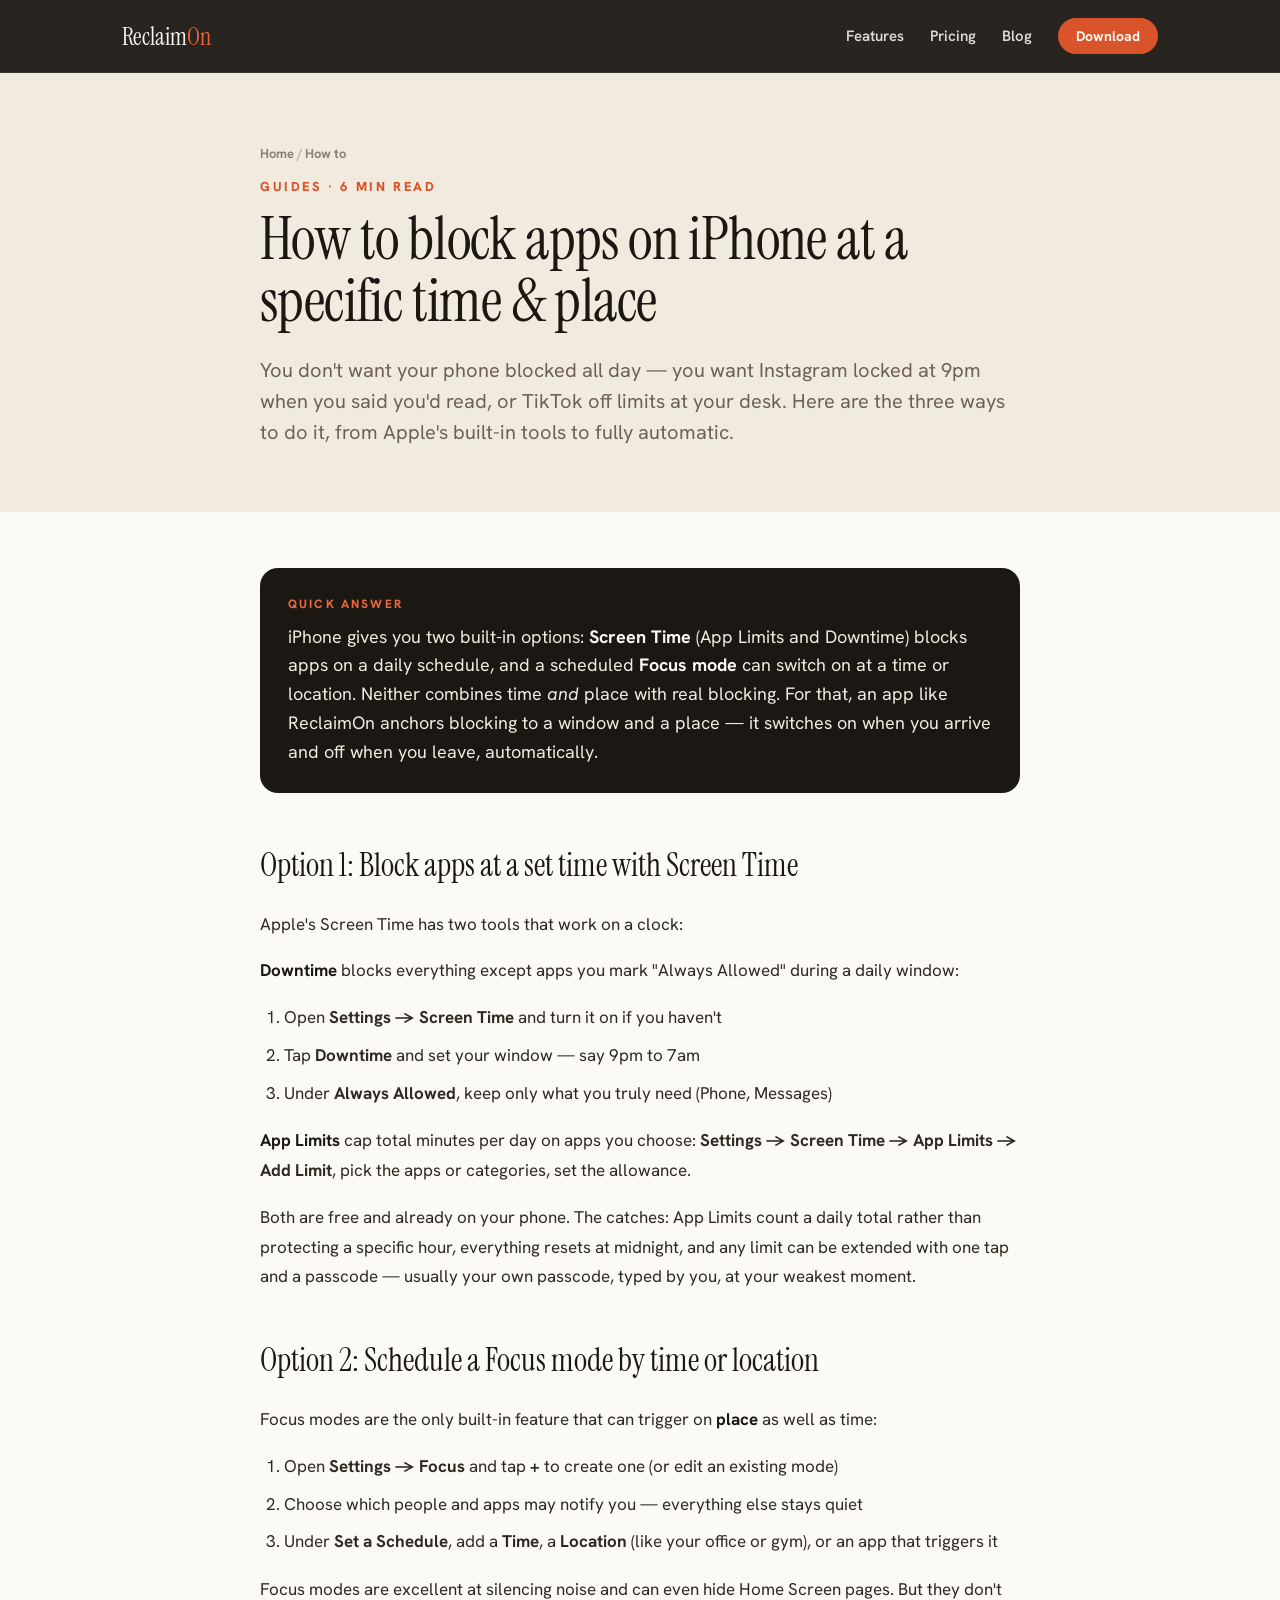
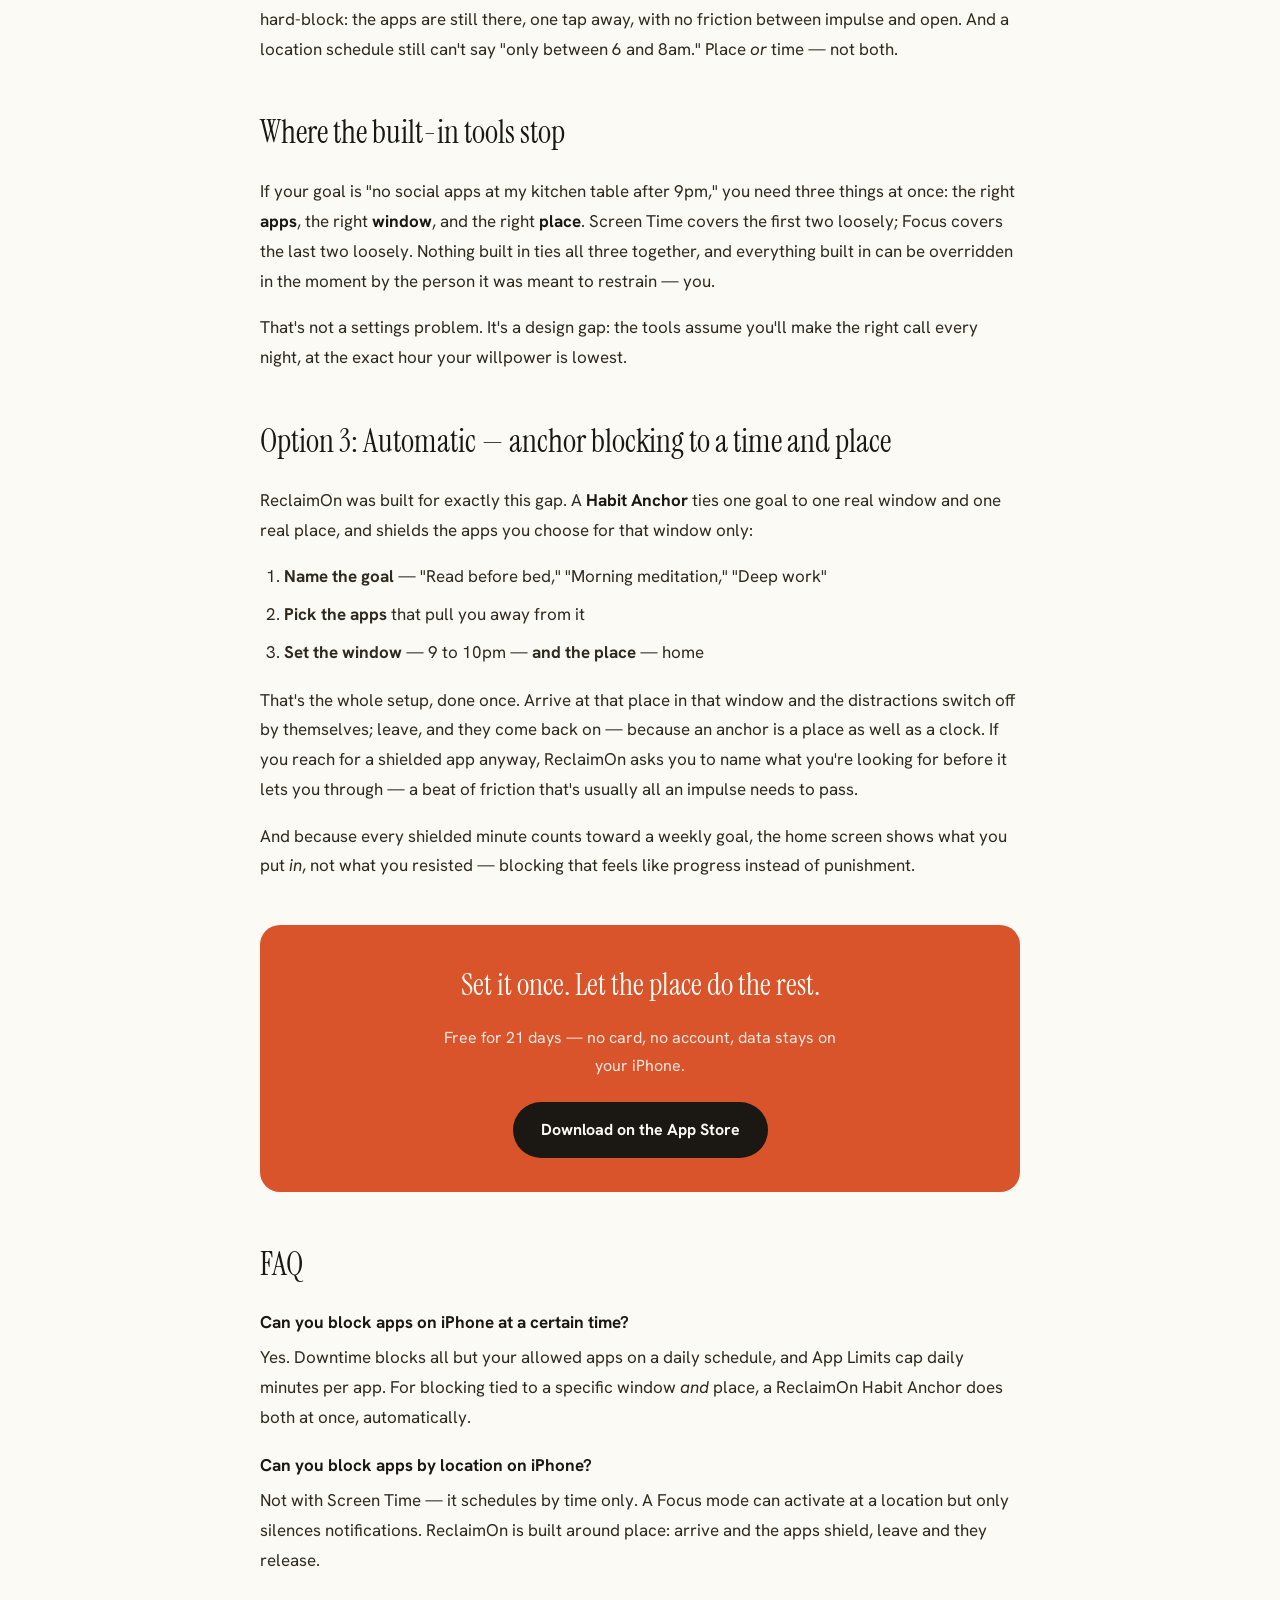
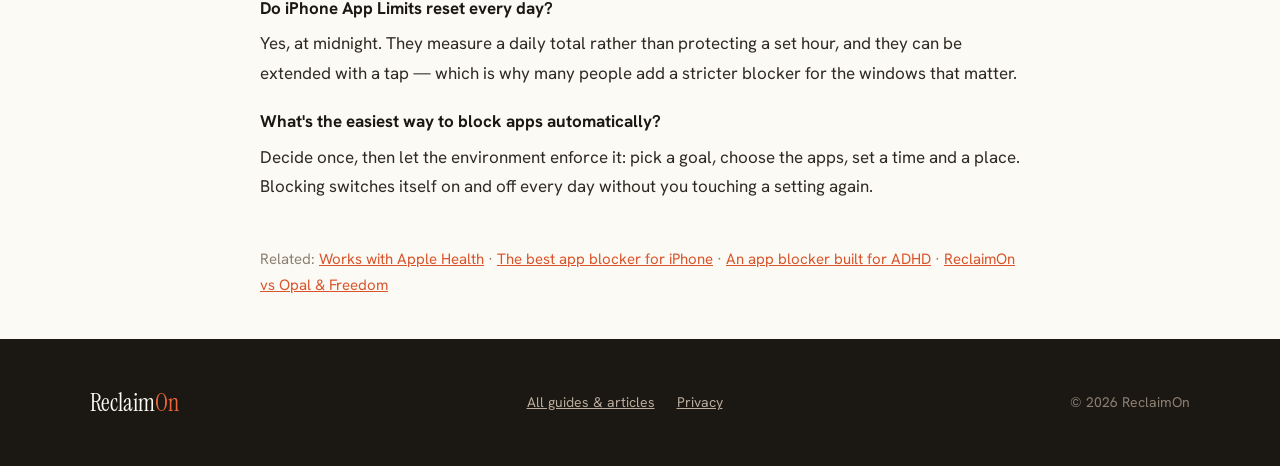
<file: how-to-block-apps-iphone-time-place.html>
<!doctype html>
<html lang="en">
<head>
<meta charset="utf-8">
<meta name="viewport" content="width=device-width, initial-scale=1">
<meta name="theme-color" content="#D9542B">
<link rel="icon" type="image/png" href="favicon.png">
<meta property="og:image" content="https://www.reclaimon.com/og-image.jpg">
<meta name="twitter:image" content="https://www.reclaimon.com/og-image.jpg">
<title>How to Block Apps on iPhone at a Specific Time &amp; Place | ReclaimOn</title>
<meta name="description" content="Three ways to block apps on iPhone at a set time or location: Screen Time limits, scheduled Focus modes, and automatic place-and-time anchors that switch blocking on for you.">
<meta name="keywords" content="how to block apps on iphone, block apps at certain time iphone, block apps by location iphone, schedule app blocking, app limits iphone, downtime iphone, focus mode schedule">
<link rel="canonical" href="https://www.reclaimon.com/how-to-block-apps-iphone-time-place">
<meta property="og:title" content="How to Block Apps on iPhone at a Specific Time & Place">
<meta property="og:description" content="Screen Time, Focus schedules, and the automatic way: anchors that block apps when you arrive and release them when you leave.">
<meta property="og:type" content="article">
<link rel="preconnect" href="https://fonts.googleapis.com">
<link rel="preconnect" href="https://fonts.gstatic.com" crossorigin>
<link href="https://fonts.googleapis.com/css2?family=Hanken+Grotesk:wght@400;500;600;700;800&family=Instrument+Serif:ital@0;1&display=swap" rel="stylesheet">
<script type="application/ld+json">
{"@context":"https://schema.org","@type":"Article","headline":"How to Block Apps on iPhone at a Specific Time & Place","author":{"@type":"Organization","name":"Ohh Wow Labs"},"publisher":{"@type":"Organization","name":"ReclaimOn"},"datePublished":"2026-08-03","mainEntityOfPage":"https://www.reclaimon.com/how-to-block-apps-iphone-time-place"}
</script>
<script type="application/ld+json">
{"@context":"https://schema.org","@type":"FAQPage","mainEntity":[{"@type":"Question","name":"Can you block apps on iPhone at a certain time?","acceptedAnswer":{"@type":"Answer","text":"Yes. Screen Time's Downtime blocks all but your allowed apps on a daily schedule, and App Limits cap how long specific apps can be used each day. For blocking that starts and stops automatically at a time you choose — and only in a place you choose — ReclaimOn's Habit Anchors do both at once."}},{"@type":"Question","name":"Can you block apps by location on iPhone?","acceptedAnswer":{"@type":"Answer","text":"Not with Screen Time alone — Apple's built-in tools schedule by time, not place. A Focus mode can turn on automatically at a location, but it silences notifications rather than hard-blocking apps. ReclaimOn anchors blocking to a real place: arrive and the apps shield, leave and they come back."}},{"@type":"Question","name":"Do iPhone App Limits reset every day?","acceptedAnswer":{"@type":"Answer","text":"Yes. App Limits reset at midnight, and they count total minutes per day rather than blocking a specific window like 9pm to 10pm. They can also be extended with a tap, which is why many people pair them with a stricter blocker for the hours that matter."}},{"@type":"Question","name":"What is the easiest way to block apps automatically?","acceptedAnswer":{"@type":"Answer","text":"Set the rule once and let the environment enforce it. With a ReclaimOn Habit Anchor you pick a goal, choose the apps, and set a time window and place — blocking then switches itself on and off every day without you touching anything."}}]}
</script>
<style>
  * { box-sizing:border-box; }
  html { scroll-behavior:smooth; }
  body { margin:0; background:#FCFAF4; font-family:"Hanken Grotesk",system-ui,sans-serif; color:#2E2921; -webkit-font-smoothing:antialiased; }
  a { color:#D9542B; }
  a:hover { color:#B23F1C; }
  ::selection { background:#D9542B; color:#FCFAF4; }
</style>
</head>
<body>
<nav style="position:sticky; top:0; z-index:50; background:rgba(27,23,18,.94); backdrop-filter:blur(12px); border-bottom:1px solid rgba(255,255,255,.08);">
  <div style="max-width:1100px; margin:0 auto; padding:18px 32px; display:flex; align-items:center; justify-content:space-between;">
    <a href="/" style="font-family:'Instrument Serif'; font-size:24px; color:#FCFAF4; text-decoration:none;">Reclaim<span style="color:#E9663C;">On</span></a>
    <div style="display:flex; align-items:center; gap:26px;">
      <a href="/#features" style="font-size:15px; font-weight:600; color:rgba(252,250,244,.85); text-decoration:none;">Features</a>
      <a href="/#pricing" style="font-size:15px; font-weight:600; color:rgba(252,250,244,.85); text-decoration:none;">Pricing</a>
      <a href="/blog" style="font-size:15px; font-weight:600; color:rgba(252,250,244,.85); text-decoration:none;">Blog</a>
      <a href="https://apps.apple.com/us/app/reclaimon-focus-app-blocker/id6791189313" target="_blank" rel="noopener" style="padding:9px 18px; border-radius:999px; background:#D9542B; color:#FCFAF4; font-size:14px; font-weight:700; text-decoration:none; white-space:nowrap;">Download</a>
    </div>
  </div>
</nav>

<header style="background:#F1EBDF; padding:72px 32px 64px;">
  <div style="max-width:760px; margin:0 auto;">
    <p style="margin:0 0 16px; font-size:13px; font-weight:700;"><a href="/" style="color:#8C8073; text-decoration:none;">Home</a> <span style="color:#B8AC9C;">/</span> <span style="color:#8C8073;">How to</span></p>
    <p style="margin:0 0 14px; font-size:13px; font-weight:800; letter-spacing:.2em; text-transform:uppercase; color:#D9542B;">Guides · 6 min read</p>
    <h1 style="margin:0; font-family:'Instrument Serif'; font-weight:400; font-size:clamp(36px,5.5vw,60px); line-height:1.03; letter-spacing:-.01em; color:#1B1712;">How to block apps on iPhone at a specific time &amp; place</h1>
    <p style="margin:22px 0 0; font-size:20px; line-height:1.55; color:#6d6154;">You don't want your phone blocked all day — you want Instagram locked at 9pm when you said you'd read, or TikTok off limits at your desk. Here are the three ways to do it, from Apple's built-in tools to fully automatic.</p>
  </div>
</header>

<main style="padding:56px 32px 40px;">
  <article style="max-width:760px; margin:0 auto; font-size:17px; line-height:1.75;">

    <div style="background:#1B1712; border-radius:18px; padding:26px 28px; margin-bottom:44px;">
      <p style="margin:0 0 8px; font-size:12px; font-weight:800; letter-spacing:.18em; text-transform:uppercase; color:#E9663C;">Quick answer</p>
      <p style="margin:0; font-size:18px; line-height:1.6; color:#F1EBDF;">iPhone gives you two built-in options: <strong style="color:#FCFAF4;">Screen Time</strong> (App Limits and Downtime) blocks apps on a daily schedule, and a scheduled <strong style="color:#FCFAF4;">Focus mode</strong> can switch on at a time or location. Neither combines time <em>and</em> place with real blocking. For that, an app like ReclaimOn anchors blocking to a window and a place — it switches on when you arrive and off when you leave, automatically.</p>
    </div>

    <h2 style="font-family:'Instrument Serif'; font-weight:400; font-size:32px; margin:8px 0 12px; color:#1B1712;">Option 1: Block apps at a set time with Screen Time</h2>
    <p>Apple's Screen Time has two tools that work on a clock:</p>
    <p><strong style="color:#1B1712;">Downtime</strong> blocks everything except apps you mark "Always Allowed" during a daily window:</p>
    <ol style="margin:0 0 18px; padding-left:24px;">
      <li style="margin-bottom:8px;">Open <strong>Settings → Screen Time</strong> and turn it on if you haven't</li>
      <li style="margin-bottom:8px;">Tap <strong>Downtime</strong> and set your window — say 9pm to 7am</li>
      <li style="margin-bottom:8px;">Under <strong>Always Allowed</strong>, keep only what you truly need (Phone, Messages)</li>
    </ol>
    <p><strong style="color:#1B1712;">App Limits</strong> cap total minutes per day on apps you choose: <strong>Settings → Screen Time → App Limits → Add Limit</strong>, pick the apps or categories, set the allowance.</p>
    <p>Both are free and already on your phone. The catches: App Limits count a daily total rather than protecting a specific hour, everything resets at midnight, and any limit can be extended with one tap and a passcode — usually your own passcode, typed by you, at your weakest moment.</p>

    <h2 style="font-family:'Instrument Serif'; font-weight:400; font-size:32px; margin:40px 0 12px; color:#1B1712;">Option 2: Schedule a Focus mode by time or location</h2>
    <p>Focus modes are the only built-in feature that can trigger on <strong style="color:#1B1712;">place</strong> as well as time:</p>
    <ol style="margin:0 0 18px; padding-left:24px;">
      <li style="margin-bottom:8px;">Open <strong>Settings → Focus</strong> and tap <strong>+</strong> to create one (or edit an existing mode)</li>
      <li style="margin-bottom:8px;">Choose which people and apps may notify you — everything else stays quiet</li>
      <li style="margin-bottom:8px;">Under <strong>Set a Schedule</strong>, add a <strong>Time</strong>, a <strong>Location</strong> (like your office or gym), or an app that triggers it</li>
    </ol>
    <p>Focus modes are excellent at silencing noise and can even hide Home Screen pages. But they don't hard-block: the apps are still there, one tap away, with no friction between impulse and open. And a location schedule still can't say "only between 6 and 8am." Place <em>or</em> time — not both.</p>

    <h2 style="font-family:'Instrument Serif'; font-weight:400; font-size:32px; margin:40px 0 12px; color:#1B1712;">Where the built-in tools stop</h2>
    <p>If your goal is "no social apps at my kitchen table after 9pm," you need three things at once: the right <strong style="color:#1B1712;">apps</strong>, the right <strong style="color:#1B1712;">window</strong>, and the right <strong style="color:#1B1712;">place</strong>. Screen Time covers the first two loosely; Focus covers the last two loosely. Nothing built in ties all three together, and everything built in can be overridden in the moment by the person it was meant to restrain — you.</p>
    <p>That's not a settings problem. It's a design gap: the tools assume you'll make the right call every night, at the exact hour your willpower is lowest.</p>

    <h2 style="font-family:'Instrument Serif'; font-weight:400; font-size:32px; margin:40px 0 12px; color:#1B1712;">Option 3: Automatic — anchor blocking to a time and place</h2>
    <p>ReclaimOn was built for exactly this gap. A <strong style="color:#1B1712;">Habit Anchor</strong> ties one goal to one real window and one real place, and shields the apps you choose for that window only:</p>
    <ol style="margin:0 0 18px; padding-left:24px;">
      <li style="margin-bottom:8px;"><strong>Name the goal</strong> — "Read before bed," "Morning meditation," "Deep work"</li>
      <li style="margin-bottom:8px;"><strong>Pick the apps</strong> that pull you away from it</li>
      <li style="margin-bottom:8px;"><strong>Set the window</strong> — 9 to 10pm — <strong>and the place</strong> — home</li>
    </ol>
    <p>That's the whole setup, done once. Arrive at that place in that window and the distractions switch off by themselves; leave, and they come back on — because an anchor is a place as well as a clock. If you reach for a shielded app anyway, ReclaimOn asks you to name what you're looking for before it lets you through — a beat of friction that's usually all an impulse needs to pass.</p>
    <p>And because every shielded minute counts toward a weekly goal, the home screen shows what you put <em>in</em>, not what you resisted — blocking that feels like progress instead of punishment.</p>

    <div style="background:#D9542B; border-radius:20px; padding:34px; text-align:center; margin:44px 0;">
      <h3 style="margin:0; font-family:'Instrument Serif'; font-weight:400; font-size:30px; color:#FCFAF4;">Set it once. Let the place do the rest.</h3>
      <p style="margin:12px auto 22px; font-size:16px; color:rgba(252,250,244,.9); max-width:44ch;">Free for 21 days — no card, no account, data stays on your iPhone.</p>
      <a href="https://apps.apple.com/us/app/reclaimon-focus-app-blocker/id6791189313" target="_blank" rel="noopener" style="display:inline-flex; padding:14px 28px; border-radius:999px; background:#1B1712; color:#FCFAF4; font-size:16px; font-weight:700; text-decoration:none; white-space:nowrap;">Download on the App Store</a>
    </div>

    <h2 style="font-family:'Instrument Serif'; font-weight:400; font-size:32px; margin:40px 0 16px; color:#1B1712;">FAQ</h2>
    <p style="margin:0 0 6px;"><strong style="color:#1B1712;">Can you block apps on iPhone at a certain time?</strong></p>
    <p style="margin:0 0 18px;">Yes. Downtime blocks all but your allowed apps on a daily schedule, and App Limits cap daily minutes per app. For blocking tied to a specific window <em>and</em> place, a ReclaimOn Habit Anchor does both at once, automatically.</p>
    <p style="margin:0 0 6px;"><strong style="color:#1B1712;">Can you block apps by location on iPhone?</strong></p>
    <p style="margin:0 0 18px;">Not with Screen Time — it schedules by time only. A Focus mode can activate at a location but only silences notifications. ReclaimOn is built around place: arrive and the apps shield, leave and they release.</p>
    <p style="margin:0 0 6px;"><strong style="color:#1B1712;">Do iPhone App Limits reset every day?</strong></p>
    <p style="margin:0 0 18px;">Yes, at midnight. They measure a daily total rather than protecting a set hour, and they can be extended with a tap — which is why many people add a stricter blocker for the windows that matter.</p>
    <p style="margin:0 0 6px;"><strong style="color:#1B1712;">What's the easiest way to block apps automatically?</strong></p>
    <p style="margin:0;">Decide once, then let the environment enforce it: pick a goal, choose the apps, set a time and a place. Blocking switches itself on and off every day without you touching a setting again.</p>

    <p style="margin:44px 0 0; font-size:15px; color:#8C8073;">Related: <a href="screen-time-app-apple-health">Works with Apple Health</a> · <a href="best-app-blocker-iphone">The best app blocker for iPhone</a> · <a href="app-blocker-for-adhd">An app blocker built for ADHD</a> · <a href="reclaimon-vs-opal-freedom">ReclaimOn vs Opal &amp; Freedom</a></p>
  </article>
</main>

<footer style="background:#1B1712; padding:48px 32px;">
  <div style="max-width:1100px; margin:0 auto; display:flex; flex-wrap:wrap; justify-content:space-between; gap:16px; align-items:center;">
    <a href="/" style="font-family:'Instrument Serif'; font-size:24px; color:#FCFAF4; text-decoration:none;">Reclaim<span style="color:#E9663C;">On</span></a>
    <div style="display:flex; gap:22px; flex-wrap:wrap;">
      <a href="/blog" style="font-size:14px; color:#B8AC9C;">All guides &amp; articles</a>
      <a href="/privacy" style="font-size:14px; color:#B8AC9C;">Privacy</a>
    </div>
    <p style="margin:0; font-size:14px; color:#8C8073;">© 2026 ReclaimOn</p>
  </div>
</footer>

</body>
</html>
</file>
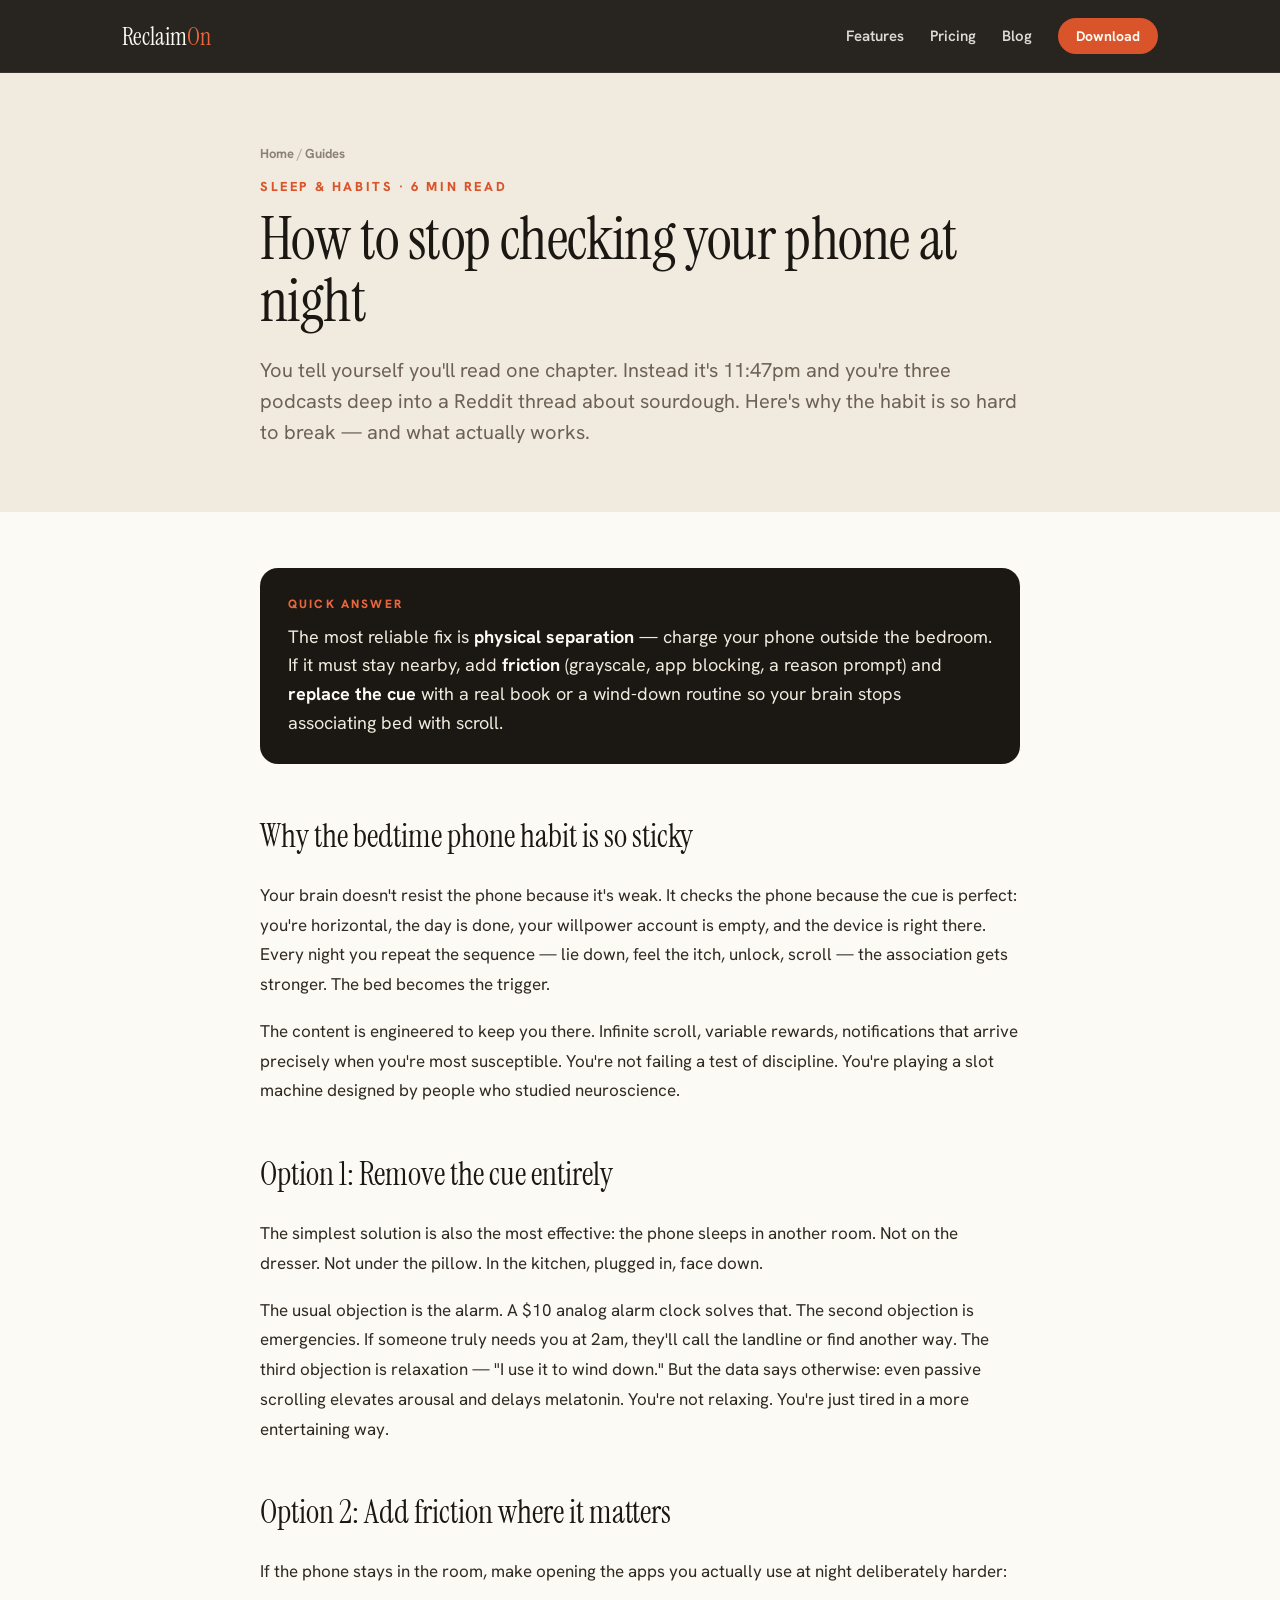
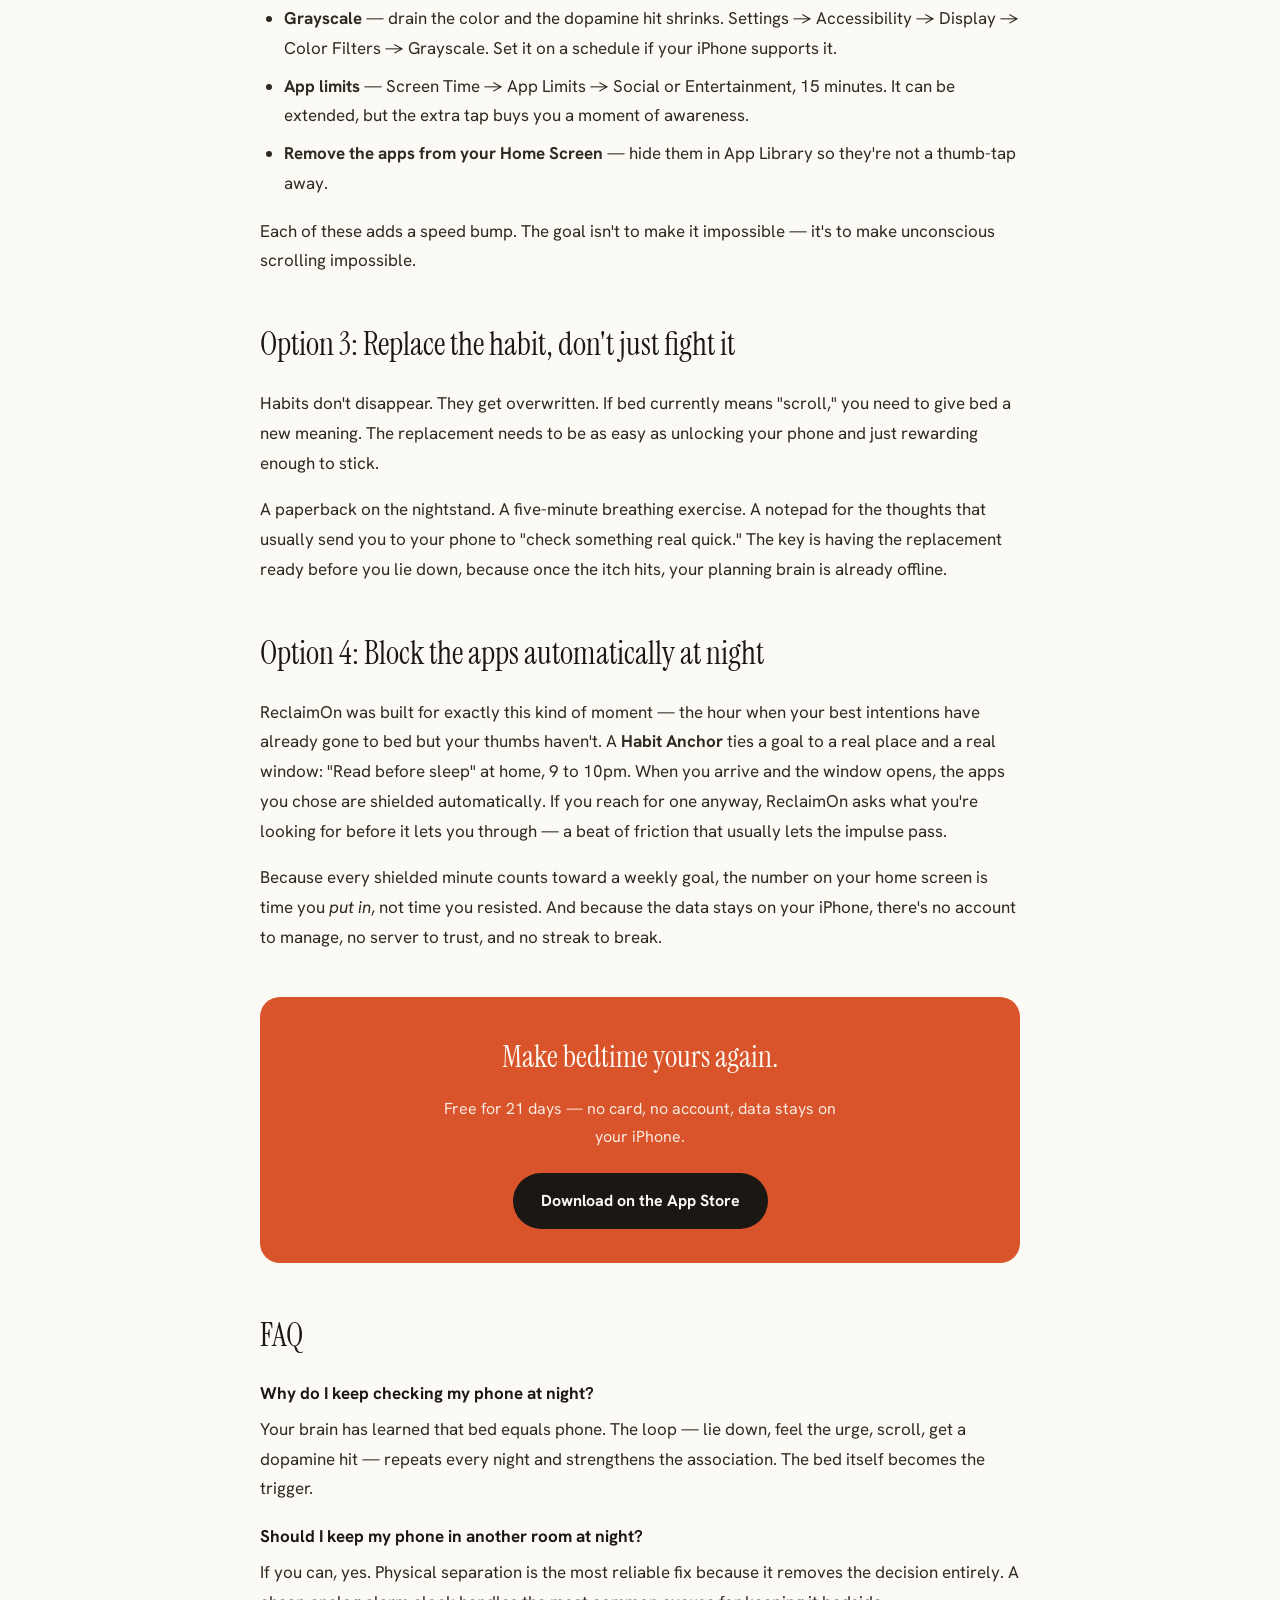
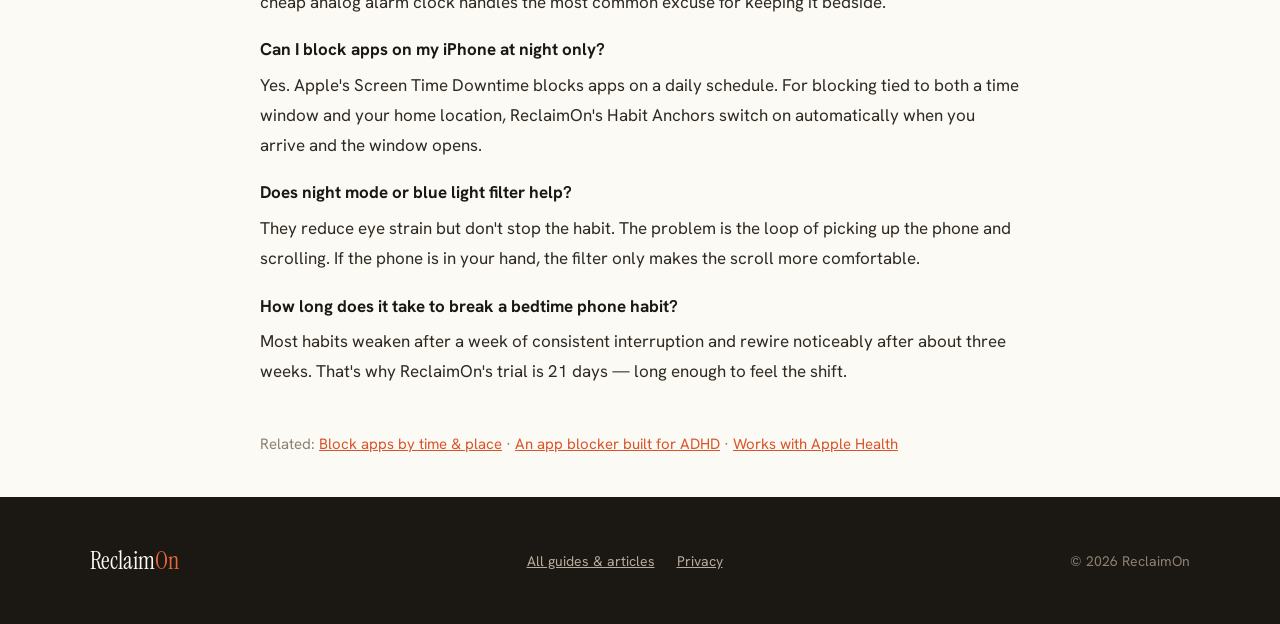
<file: how-to-stop-checking-phone-at-night.html>
<!doctype html>
<html lang="en">
<head>
<meta charset="utf-8">
<meta name="viewport" content="width=device-width, initial-scale=1">
<meta name="theme-color" content="#D9542B">
<link rel="icon" type="image/png" href="favicon.png">
<meta property="og:image" content="https://www.reclaimon.com/og-image.jpg">
<meta name="twitter:image" content="https://www.reclaimon.com/og-image.jpg">
<title>How to Stop Checking Your Phone at Night | ReclaimOn</title>
<meta name="description" content="Practical ways to stop checking your phone at night: why the habit sticks, how to break it with separation, friction, and anchors — and what actually works when willpower runs out.">
<meta name="keywords" content="stop checking phone at night, phone in bed, sleep phone habit, bedtime screen time, how to stop scrolling at night, night phone addiction">
<link rel="canonical" href="https://www.reclaimon.com/how-to-stop-checking-phone-at-night">
<meta property="og:title" content="How to Stop Checking Your Phone at Night">
<meta property="og:description" content="Practical ways to break the bedtime phone habit — separation, friction, and anchors that work when willpower runs out.">
<meta property="og:type" content="article">
<link rel="preconnect" href="https://fonts.googleapis.com">
<link rel="preconnect" href="https://fonts.gstatic.com" crossorigin>
<link href="https://fonts.googleapis.com/css2?family=Hanken+Grotesk:wght@400;500;600;700;800&family=Instrument+Serif:ital@0;1&display=swap" rel="stylesheet">
<script type="application/ld+json">
{"@context":"https://schema.org","@type":"Article","headline":"How to Stop Checking Your Phone at Night","author":{"@type":"Organization","name":"Ohh Wow Labs"},"publisher":{"@type":"Organization","name":"ReclaimOn"},"datePublished":"2026-08-04","mainEntityOfPage":"https://www.reclaimon.com/how-to-stop-checking-phone-at-night"}
</script>
<script type="application/ld+json">
{"@context":"https://schema.org","@type":"FAQPage","mainEntity":[{"@type":"Question","name":"Why do I keep checking my phone at night?","acceptedAnswer":{"@type":"Answer","text":"Your brain learns that bed equals phone. The loop is simple: lie down → feel the urge → scroll → get a small dopamine hit → repeat. Over time the bed itself becomes the cue. Breaking it means changing the cue, adding friction, or removing the phone from the environment entirely."}},{"@type":"Question","name":"Should I keep my phone in another room at night?","acceptedAnswer":{"@type":"Answer","text":"If you can, yes. Physical separation is the most reliable fix because it removes the decision entirely. You can't check what isn't there. A cheap analog alarm clock removes the main excuse for keeping the phone bedside."}},{"@type":"Question","name":"Can I block apps on my iPhone at night only?","acceptedAnswer":{"@type":"Answer","text":"Yes. Apple's Screen Time Downtime blocks apps on a daily schedule, and ReclaimOn's Habit Anchors can tie blocking to a time window and a place — so your distracting apps shield automatically at home after 9pm and release in the morning."}},{"@type":"Question","name":"Does night mode or blue light filter help?","acceptedAnswer":{"@type":"Answer","text":"They reduce eye strain, but they don't stop the habit. The problem isn't the light — it's the loop of picking up the phone, opening the app, and scrolling. If the phone is in your hand, the filter only makes the scroll more comfortable."}},{"@type":"Question","name":"How long does it take to break a bedtime phone habit?","acceptedAnswer":{"@type":"Answer","text":"Most habits start to weaken after a week of consistent interruption and rewire noticeably after about three weeks. That's why ReclaimOn's trial is 21 days — long enough to feel the shift without relying on willpower alone."}}]}
</script>
<style>
  * { box-sizing:border-box; }
  html { scroll-behavior:smooth; }
  body { margin:0; background:#FCFAF4; font-family:"Hanken Grotesk",system-ui,sans-serif; color:#2E2921; -webkit-font-smoothing:antialiased; }
  a { color:#D9542B; }
  a:hover { color:#B23F1C; }
  ::selection { background:#D9542B; color:#FCFAF4; }
</style>
</head>
<body>
<nav style="position:sticky; top:0; z-index:50; background:rgba(27,23,18,.94); backdrop-filter:blur(12px); border-bottom:1px solid rgba(255,255,255,.08);">
  <div style="max-width:1100px; margin:0 auto; padding:18px 32px; display:flex; align-items:center; justify-content:space-between;">
    <a href="/" style="font-family:'Instrument Serif'; font-size:24px; color:#FCFAF4; text-decoration:none;">Reclaim<span style="color:#E9663C;">On</span></a>
    <div style="display:flex; align-items:center; gap:26px;">
      <a href="/#features" style="font-size:15px; font-weight:600; color:rgba(252,250,244,.85); text-decoration:none;">Features</a>
      <a href="/#pricing" style="font-size:15px; font-weight:600; color:rgba(252,250,244,.85); text-decoration:none;">Pricing</a>
      <a href="/blog" style="font-size:15px; font-weight:600; color:rgba(252,250,244,.85); text-decoration:none;">Blog</a>
      <a href="https://apps.apple.com/us/app/reclaimon-focus-app-blocker/id6791189313" target="_blank" rel="noopener" style="padding:9px 18px; border-radius:999px; background:#D9542B; color:#FCFAF4; font-size:14px; font-weight:700; text-decoration:none; white-space:nowrap;">Download</a>
    </div>
  </div>
</nav>

<header style="background:#F1EBDF; padding:72px 32px 64px;">
  <div style="max-width:760px; margin:0 auto;">
    <p style="margin:0 0 16px; font-size:13px; font-weight:700;"><a href="/" style="color:#8C8073; text-decoration:none;">Home</a> <span style="color:#B8AC9C;">/</span> <span style="color:#8C8073;">Guides</span></p>
    <p style="margin:0 0 14px; font-size:13px; font-weight:800; letter-spacing:.2em; text-transform:uppercase; color:#D9542B;">Sleep & habits · 6 min read</p>
    <h1 style="margin:0; font-family:'Instrument Serif'; font-weight:400; font-size:clamp(36px,5.5vw,60px); line-height:1.03; letter-spacing:-.01em; color:#1B1712;">How to stop checking your phone at night</h1>
    <p style="margin:22px 0 0; font-size:20px; line-height:1.55; color:#6d6154;">You tell yourself you'll read one chapter. Instead it's 11:47pm and you're three podcasts deep into a Reddit thread about sourdough. Here's why the habit is so hard to break — and what actually works.</p>
  </div>
</header>

<main style="padding:56px 32px 40px;">
  <article style="max-width:760px; margin:0 auto; font-size:17px; line-height:1.75;">

    <div style="background:#1B1712; border-radius:18px; padding:26px 28px; margin-bottom:44px;">
      <p style="margin:0 0 8px; font-size:12px; font-weight:800; letter-spacing:.18em; text-transform:uppercase; color:#E9663C;">Quick answer</p>
      <p style="margin:0; font-size:18px; line-height:1.6; color:#F1EBDF;">The most reliable fix is <strong style="color:#FCFAF4;">physical separation</strong> — charge your phone outside the bedroom. If it must stay nearby, add <strong style="color:#FCFAF4;">friction</strong> (grayscale, app blocking, a reason prompt) and <strong style="color:#FCFAF4;">replace the cue</strong> with a real book or a wind-down routine so your brain stops associating bed with scroll.</p>
    </div>

    <h2 style="font-family:'Instrument Serif'; font-weight:400; font-size:32px; margin:8px 0 12px; color:#1B1712;">Why the bedtime phone habit is so sticky</h2>
    <p>Your brain doesn't resist the phone because it's weak. It checks the phone because the cue is perfect: you're horizontal, the day is done, your willpower account is empty, and the device is right there. Every night you repeat the sequence — lie down, feel the itch, unlock, scroll — the association gets stronger. The bed becomes the trigger.</p>
    <p>The content is engineered to keep you there. Infinite scroll, variable rewards, notifications that arrive precisely when you're most susceptible. You're not failing a test of discipline. You're playing a slot machine designed by people who studied neuroscience.</p>

    <h2 style="font-family:'Instrument Serif'; font-weight:400; font-size:32px; margin:40px 0 12px; color:#1B1712;">Option 1: Remove the cue entirely</h2>
    <p>The simplest solution is also the most effective: the phone sleeps in another room. Not on the dresser. Not under the pillow. In the kitchen, plugged in, face down.</p>
    <p>The usual objection is the alarm. A $10 analog alarm clock solves that. The second objection is emergencies. If someone truly needs you at 2am, they'll call the landline or find another way. The third objection is relaxation — "I use it to wind down." But the data says otherwise: even passive scrolling elevates arousal and delays melatonin. You're not relaxing. You're just tired in a more entertaining way.</p>

    <h2 style="font-family:'Instrument Serif'; font-weight:400; font-size:32px; margin:40px 0 12px; color:#1B1712;">Option 2: Add friction where it matters</h2>
    <p>If the phone stays in the room, make opening the apps you actually use at night deliberately harder:</p>
    <ul style="margin:0 0 18px; padding-left:24px;">
      <li style="margin-bottom:8px;"><strong>Grayscale</strong> — drain the color and the dopamine hit shrinks. Settings → Accessibility → Display → Color Filters → Grayscale. Set it on a schedule if your iPhone supports it.</li>
      <li style="margin-bottom:8px;"><strong>App limits</strong> — Screen Time → App Limits → Social or Entertainment, 15 minutes. It can be extended, but the extra tap buys you a moment of awareness.</li>
      <li style="margin-bottom:8px;"><strong>Remove the apps from your Home Screen</strong> — hide them in App Library so they're not a thumb-tap away.</li>
    </ul>
    <p>Each of these adds a speed bump. The goal isn't to make it impossible — it's to make unconscious scrolling impossible.</p>

    <h2 style="font-family:'Instrument Serif'; font-weight:400; font-size:32px; margin:40px 0 12px; color:#1B1712;">Option 3: Replace the habit, don't just fight it</h2>
    <p>Habits don't disappear. They get overwritten. If bed currently means "scroll," you need to give bed a new meaning. The replacement needs to be as easy as unlocking your phone and just rewarding enough to stick.</p>
    <p>A paperback on the nightstand. A five-minute breathing exercise. A notepad for the thoughts that usually send you to your phone to "check something real quick." The key is having the replacement ready before you lie down, because once the itch hits, your planning brain is already offline.</p>

    <h2 style="font-family:'Instrument Serif'; font-weight:400; font-size:32px; margin:40px 0 12px; color:#1B1712;">Option 4: Block the apps automatically at night</h2>
    <p>ReclaimOn was built for exactly this kind of moment — the hour when your best intentions have already gone to bed but your thumbs haven't. A <strong>Habit Anchor</strong> ties a goal to a real place and a real window: "Read before sleep" at home, 9 to 10pm. When you arrive and the window opens, the apps you chose are shielded automatically. If you reach for one anyway, ReclaimOn asks what you're looking for before it lets you through — a beat of friction that usually lets the impulse pass.</p>
    <p>Because every shielded minute counts toward a weekly goal, the number on your home screen is time you <em>put in</em>, not time you resisted. And because the data stays on your iPhone, there's no account to manage, no server to trust, and no streak to break.</p>

    <div style="background:#D9542B; border-radius:20px; padding:34px; text-align:center; margin:44px 0;">
      <h3 style="margin:0; font-family:'Instrument Serif'; font-weight:400; font-size:30px; color:#FCFAF4;">Make bedtime yours again.</h3>
      <p style="margin:12px auto 22px; font-size:16px; color:rgba(252,250,244,.9); max-width:44ch;">Free for 21 days — no card, no account, data stays on your iPhone.</p>
      <a href="https://apps.apple.com/us/app/reclaimon-focus-app-blocker/id6791189313" target="_blank" rel="noopener" style="display:inline-flex; padding:14px 28px; border-radius:999px; background:#1B1712; color:#FCFAF4; font-size:16px; font-weight:700; text-decoration:none; white-space:nowrap;">Download on the App Store</a>
    </div>

    <h2 style="font-family:'Instrument Serif'; font-weight:400; font-size:32px; margin:40px 0 16px; color:#1B1712;">FAQ</h2>
    <p style="margin:0 0 6px;"><strong style="color:#1B1712;">Why do I keep checking my phone at night?</strong></p>
    <p style="margin:0 0 18px;">Your brain has learned that bed equals phone. The loop — lie down, feel the urge, scroll, get a dopamine hit — repeats every night and strengthens the association. The bed itself becomes the trigger.</p>
    <p style="margin:0 0 6px;"><strong style="color:#1B1712;">Should I keep my phone in another room at night?</strong></p>
    <p style="margin:0 0 18px;">If you can, yes. Physical separation is the most reliable fix because it removes the decision entirely. A cheap analog alarm clock handles the most common excuse for keeping it bedside.</p>
    <p style="margin:0 0 6px;"><strong style="color:#1B1712;">Can I block apps on my iPhone at night only?</strong></p>
    <p style="margin:0 0 18px;">Yes. Apple's Screen Time Downtime blocks apps on a daily schedule. For blocking tied to both a time window and your home location, ReclaimOn's Habit Anchors switch on automatically when you arrive and the window opens.</p>
    <p style="margin:0 0 6px;"><strong style="color:#1B1712;">Does night mode or blue light filter help?</strong></p>
    <p style="margin:0 0 18px;">They reduce eye strain but don't stop the habit. The problem is the loop of picking up the phone and scrolling. If the phone is in your hand, the filter only makes the scroll more comfortable.</p>
    <p style="margin:0 0 6px;"><strong style="color:#1B1712;">How long does it take to break a bedtime phone habit?</strong></p>
    <p style="margin:0;">Most habits weaken after a week of consistent interruption and rewire noticeably after about three weeks. That's why ReclaimOn's trial is 21 days — long enough to feel the shift.</p>

    <p style="margin:44px 0 0; font-size:15px; color:#8C8073;">Related: <a href="how-to-block-apps-iphone-time-place">Block apps by time &amp; place</a> · <a href="app-blocker-for-adhd">An app blocker built for ADHD</a> · <a href="screen-time-app-apple-health">Works with Apple Health</a></p>
  </article>
</main>

<footer style="background:#1B1712; padding:48px 32px;">
  <div style="max-width:1100px; margin:0 auto; display:flex; flex-wrap:wrap; justify-content:space-between; gap:16px; align-items:center;">
    <a href="/" style="font-family:'Instrument Serif'; font-size:24px; color:#FCFAF4; text-decoration:none;">Reclaim<span style="color:#E9663C;">On</span></a>
    <div style="display:flex; gap:22px; flex-wrap:wrap;">
      <a href="/blog" style="font-size:14px; color:#B8AC9C;">All guides &amp; articles</a>
      <a href="/privacy" style="font-size:14px; color:#B8AC9C;">Privacy</a>
    </div>
    <p style="margin:0; font-size:14px; color:#8C8073;">© 2026 ReclaimOn</p>
  </div>
</footer>

</body>
</html>
</file>
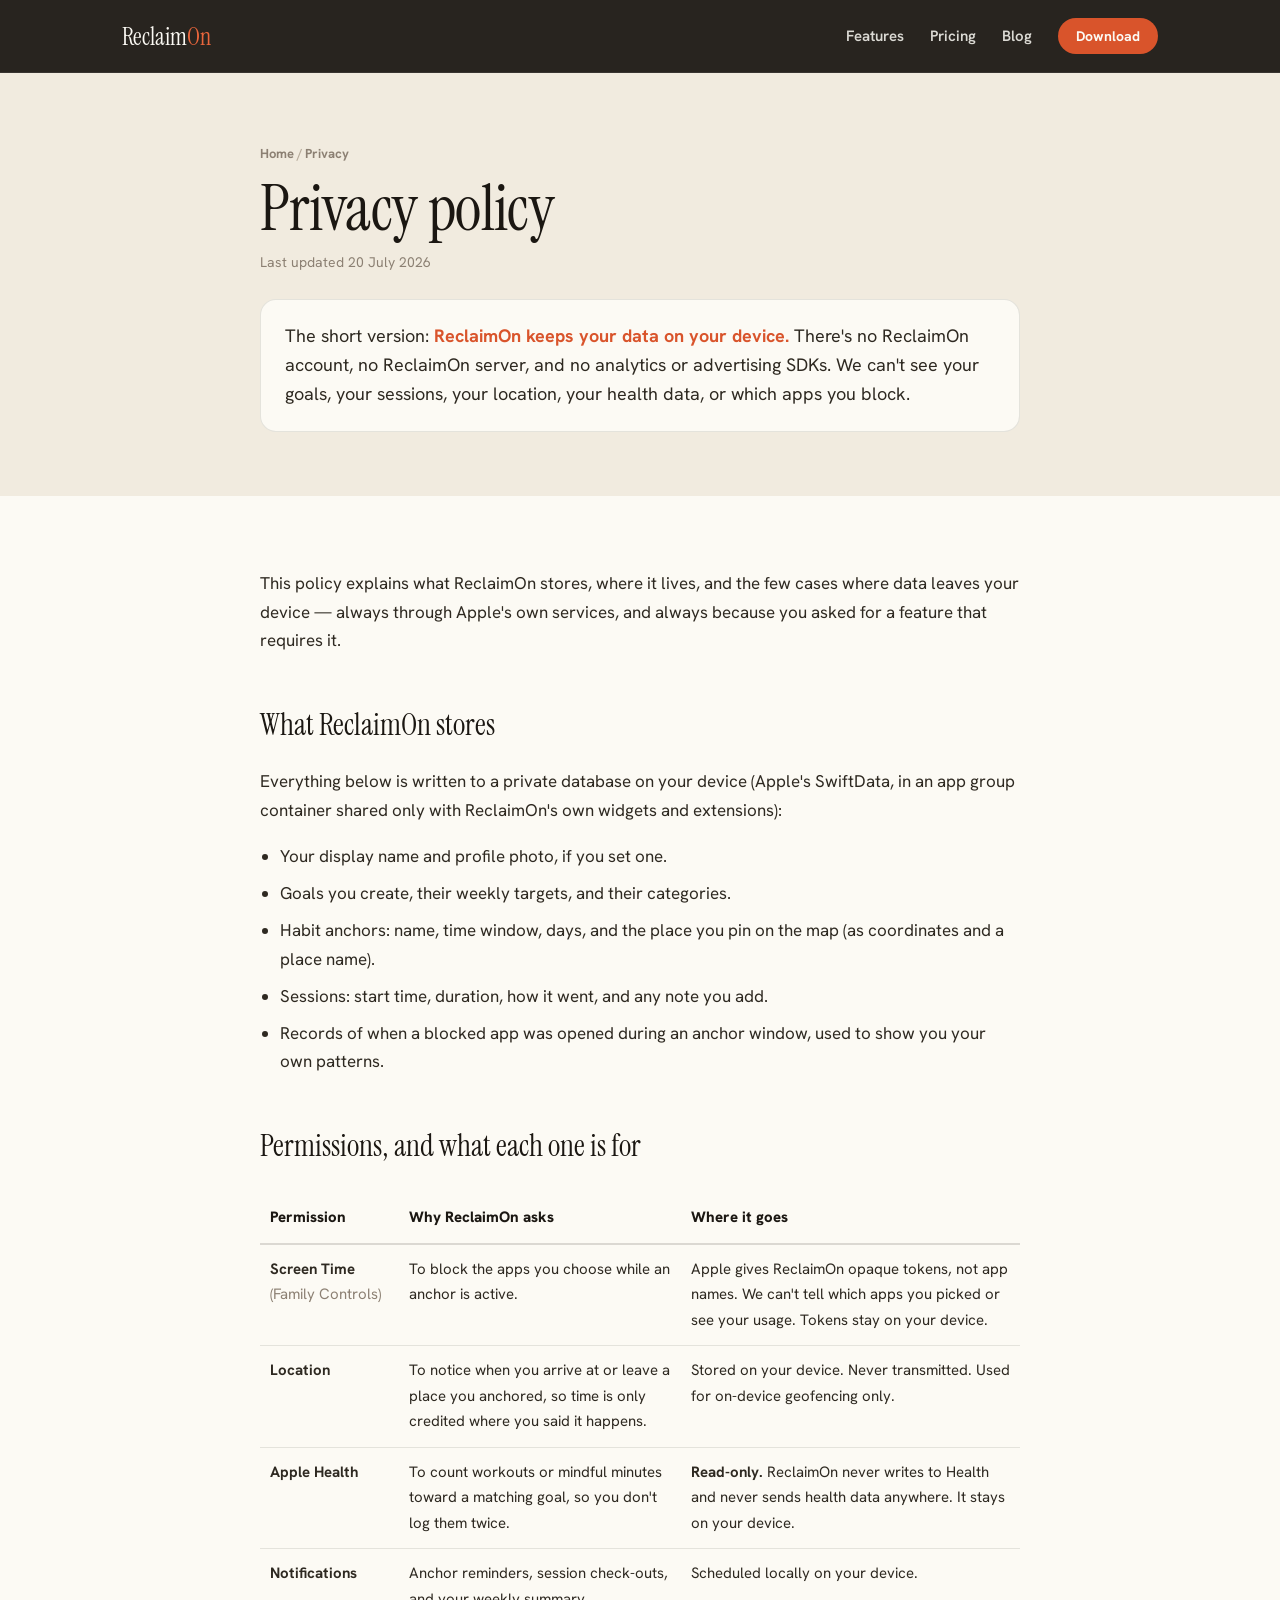
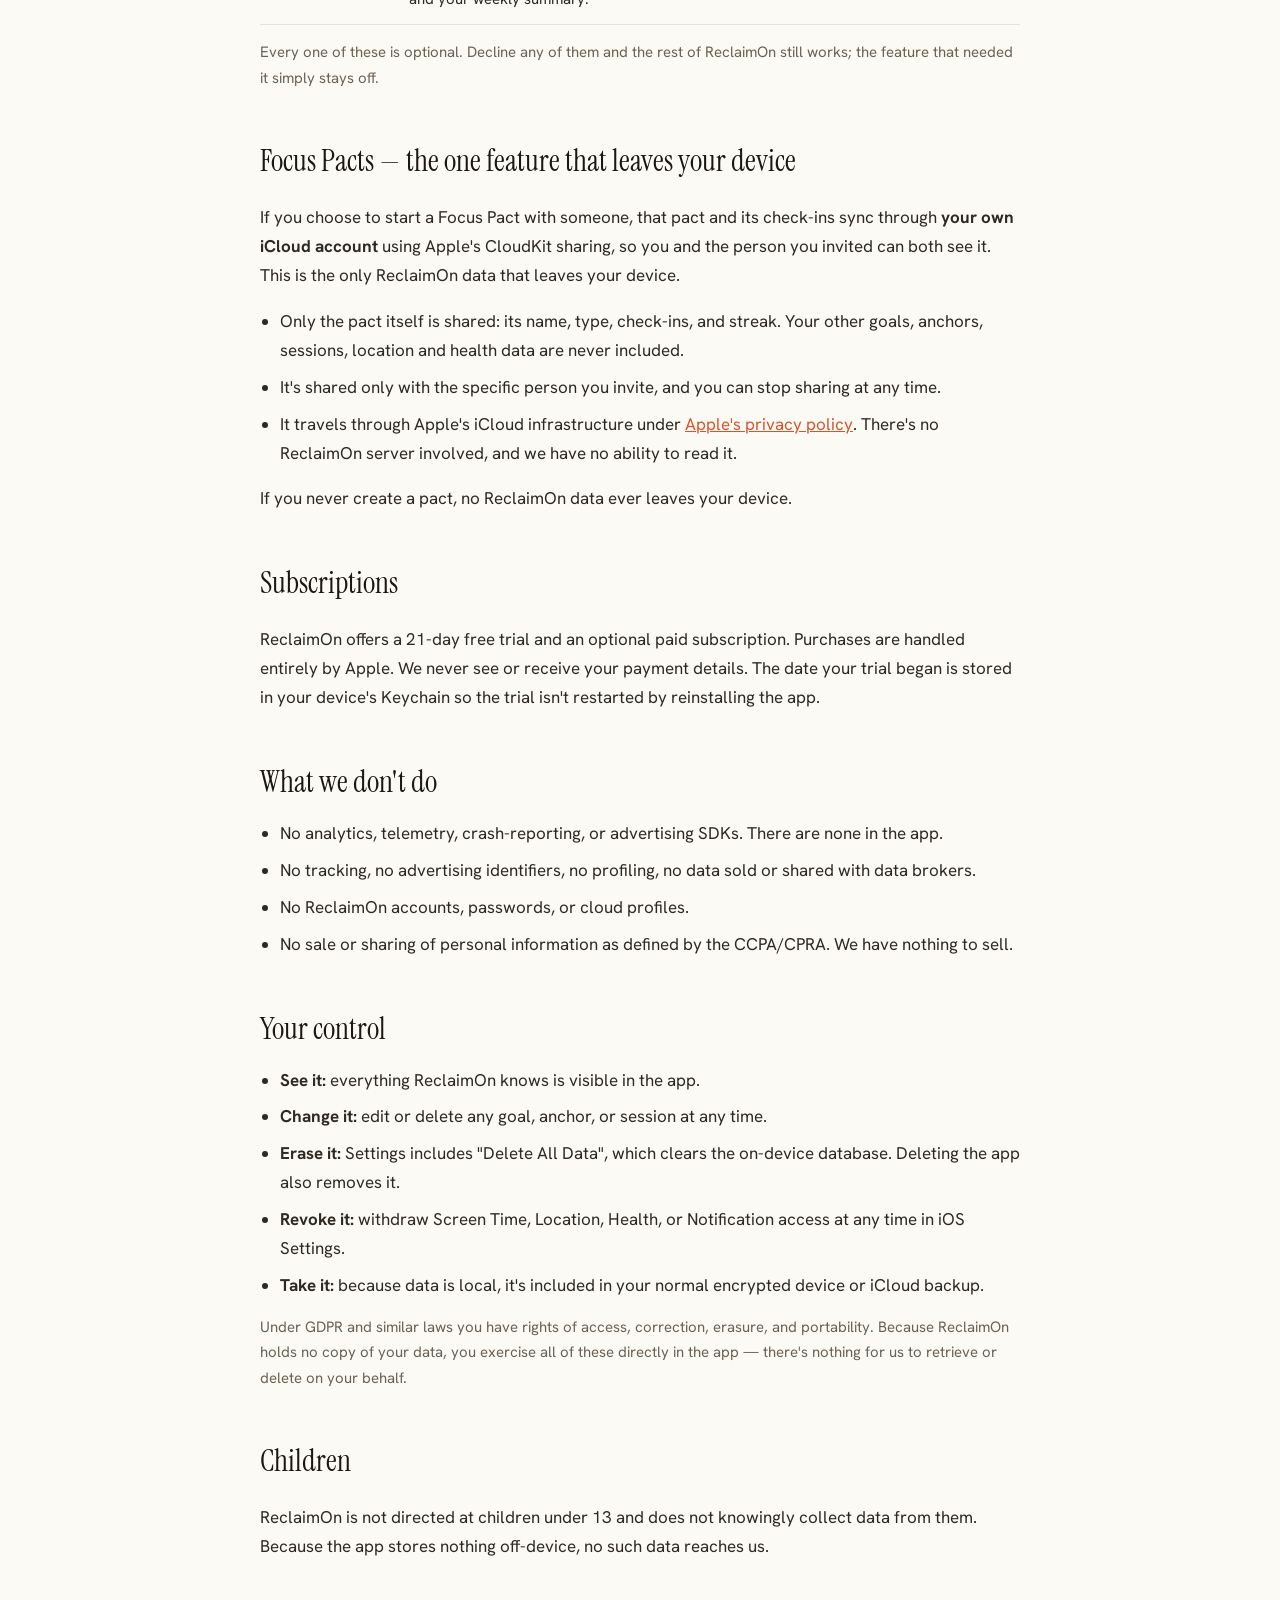
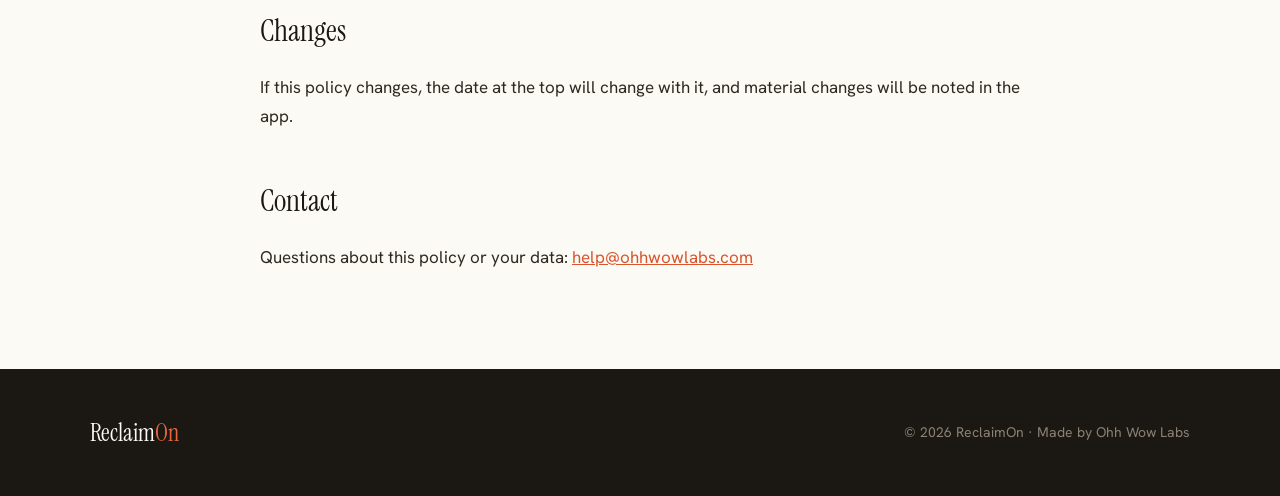
<file: privacy.html>
<!doctype html>
<html lang="en">
<head>
<meta charset="utf-8">
<meta name="viewport" content="width=device-width, initial-scale=1">
<meta name="theme-color" content="#D9542B">
<link rel="icon" type="image/png" href="favicon.png">
<meta property="og:image" content="https://www.reclaimon.com/og-image.jpg">
<meta name="twitter:image" content="https://www.reclaimon.com/og-image.jpg">
<title>Privacy Policy — ReclaimOn | Your Data Never Leaves Your iPhone</title>
<meta name="description" content="ReclaimOn keeps your data on your device. No account, no server, no analytics, no ads. Read the full privacy policy for the ReclaimOn screen time app.">
<link rel="canonical" href="https://www.reclaimon.com/privacy">
<link rel="preconnect" href="https://fonts.googleapis.com">
<link rel="preconnect" href="https://fonts.gstatic.com" crossorigin>
<link href="https://fonts.googleapis.com/css2?family=Hanken+Grotesk:wght@400;500;600;700;800&family=Instrument+Serif:ital@0;1&display=swap" rel="stylesheet">
<style>
  * { box-sizing:border-box; }
  html { scroll-behavior:smooth; }
  body { margin:0; background:#FCFAF4; font-family:"Hanken Grotesk",system-ui,sans-serif; color:#2E2921; -webkit-font-smoothing:antialiased; }
  a { color:#D9542B; }
  a:hover { color:#B23F1C; }
  ::selection { background:#D9542B; color:#FCFAF4; }
</style>
</head>
<body>
<nav style="position:sticky; top:0; z-index:50; background:rgba(27,23,18,.94); backdrop-filter:blur(12px); border-bottom:1px solid rgba(255,255,255,.08);">
  <div style="max-width:1100px; margin:0 auto; padding:18px 32px; display:flex; align-items:center; justify-content:space-between;">
    <a href="/" style="font-family:'Instrument Serif'; font-size:24px; color:#FCFAF4; text-decoration:none;">Reclaim<span style="color:#E9663C;">On</span></a>
    <div style="display:flex; align-items:center; gap:26px;">
      <a href="/#features" style="font-size:15px; font-weight:600; color:rgba(252,250,244,.85); text-decoration:none;">Features</a>
      <a href="/#pricing" style="font-size:15px; font-weight:600; color:rgba(252,250,244,.85); text-decoration:none;">Pricing</a>
      <a href="/blog" style="font-size:15px; font-weight:600; color:rgba(252,250,244,.85); text-decoration:none;">Blog</a>
      <a href="https://apps.apple.com/us/app/reclaimon-focus-app-blocker/id6791189313" target="_blank" rel="noopener" style="padding:9px 18px; border-radius:999px; background:#D9542B; color:#FCFAF4; font-size:14px; font-weight:700; text-decoration:none; white-space:nowrap;">Download</a>
    </div>
  </div>
</nav>

<header style="background:#F1EBDF; padding:72px 32px 64px;">
  <div style="max-width:760px; margin:0 auto;">
    <p style="margin:0 0 14px; font-size:13px; font-weight:700;"><a href="/" style="color:#8C8073; text-decoration:none;">Home</a> <span style="color:#B8AC9C;">/</span> <span style="color:#8C8073;">Privacy</span></p>
    <h1 style="margin:0; font-family:'Instrument Serif'; font-weight:400; font-size:clamp(40px,6vw,64px); line-height:1.02; letter-spacing:-.01em; color:#1B1712;">Privacy policy</h1>
    <p style="margin:12px 0 0; font-size:14px; color:#8C8073;">Last updated 20 July 2026</p>
    <div style="margin-top:28px; background:#FCFAF4; border:1px solid rgba(27,23,18,.1); border-radius:16px; padding:22px 24px;">
      <p style="margin:0; font-size:18px; line-height:1.6;">The short version: <strong style="color:#D9542B;">ReclaimOn keeps your data on your device.</strong> There's no ReclaimOn account, no ReclaimOn server, and no analytics or advertising SDKs. We can't see your goals, your sessions, your location, your health data, or which apps you block.</p>
    </div>
  </div>
</header>

<main style="padding:56px 32px 80px;">
  <article style="max-width:760px; margin:0 auto; font-size:17px; line-height:1.7;">
    <p>This policy explains what ReclaimOn stores, where it lives, and the few cases where data leaves your device — always through Apple's own services, and always because you asked for a feature that requires it.</p>

    <h2 style="font-family:'Instrument Serif'; font-weight:400; font-size:30px; margin:44px 0 12px; color:#1B1712;">What ReclaimOn stores</h2>
    <p>Everything below is written to a private database on your device (Apple's SwiftData, in an app group container shared only with ReclaimOn's own widgets and extensions):</p>
    <ul style="padding-left:20px; margin:12px 0;">
      <li style="margin:8px 0;">Your display name and profile photo, if you set one.</li>
      <li style="margin:8px 0;">Goals you create, their weekly targets, and their categories.</li>
      <li style="margin:8px 0;">Habit anchors: name, time window, days, and the place you pin on the map (as coordinates and a place name).</li>
      <li style="margin:8px 0;">Sessions: start time, duration, how it went, and any note you add.</li>
      <li style="margin:8px 0;">Records of when a blocked app was opened during an anchor window, used to show you your own patterns.</li>
    </ul>

    <h2 style="font-family:'Instrument Serif'; font-weight:400; font-size:30px; margin:44px 0 12px; color:#1B1712;">Permissions, and what each one is for</h2>
    <div style="overflow-x:auto;">
    <table style="width:100%; border-collapse:collapse; margin-top:10px; font-size:15px;">
      <thead><tr style="border-bottom:2px solid rgba(27,23,18,.15);"><th style="text-align:left; padding:12px 10px; font-weight:800; color:#1B1712;">Permission</th><th style="text-align:left; padding:12px 10px; font-weight:800; color:#1B1712;">Why ReclaimOn asks</th><th style="text-align:left; padding:12px 10px; font-weight:800; color:#1B1712;">Where it goes</th></tr></thead>
      <tbody>
        <tr style="border-bottom:1px solid rgba(27,23,18,.1);"><td style="padding:12px 10px; vertical-align:top; font-weight:700;">Screen Time <span style="color:#8C8073; font-weight:400;">(Family Controls)</span></td><td style="padding:12px 10px; vertical-align:top;">To block the apps you choose while an anchor is active.</td><td style="padding:12px 10px; vertical-align:top;">Apple gives ReclaimOn opaque tokens, not app names. We can't tell which apps you picked or see your usage. Tokens stay on your device.</td></tr>
        <tr style="border-bottom:1px solid rgba(27,23,18,.1);"><td style="padding:12px 10px; vertical-align:top; font-weight:700;">Location</td><td style="padding:12px 10px; vertical-align:top;">To notice when you arrive at or leave a place you anchored, so time is only credited where you said it happens.</td><td style="padding:12px 10px; vertical-align:top;">Stored on your device. Never transmitted. Used for on-device geofencing only.</td></tr>
        <tr style="border-bottom:1px solid rgba(27,23,18,.1);"><td style="padding:12px 10px; vertical-align:top; font-weight:700;">Apple Health</td><td style="padding:12px 10px; vertical-align:top;">To count workouts or mindful minutes toward a matching goal, so you don't log them twice.</td><td style="padding:12px 10px; vertical-align:top;"><strong>Read-only.</strong> ReclaimOn never writes to Health and never sends health data anywhere. It stays on your device.</td></tr>
        <tr style="border-bottom:1px solid rgba(27,23,18,.1);"><td style="padding:12px 10px; vertical-align:top; font-weight:700;">Notifications</td><td style="padding:12px 10px; vertical-align:top;">Anchor reminders, session check-outs, and your weekly summary.</td><td style="padding:12px 10px; vertical-align:top;">Scheduled locally on your device.</td></tr>
      </tbody>
    </table>
    </div>
    <p style="color:#6B6155; font-size:15px;">Every one of these is optional. Decline any of them and the rest of ReclaimOn still works; the feature that needed it simply stays off.</p>

    <h2 style="font-family:'Instrument Serif'; font-weight:400; font-size:30px; margin:44px 0 12px; color:#1B1712;">Focus Pacts — the one feature that leaves your device</h2>
    <p>If you choose to start a Focus Pact with someone, that pact and its check-ins sync through <strong>your own iCloud account</strong> using Apple's CloudKit sharing, so you and the person you invited can both see it. This is the only ReclaimOn data that leaves your device.</p>
    <ul style="padding-left:20px; margin:12px 0;">
      <li style="margin:8px 0;">Only the pact itself is shared: its name, type, check-ins, and streak. Your other goals, anchors, sessions, location and health data are never included.</li>
      <li style="margin:8px 0;">It's shared only with the specific person you invite, and you can stop sharing at any time.</li>
      <li style="margin:8px 0;">It travels through Apple's iCloud infrastructure under <a href="https://www.apple.com/legal/privacy/">Apple's privacy policy</a>. There's no ReclaimOn server involved, and we have no ability to read it.</li>
    </ul>
    <p>If you never create a pact, no ReclaimOn data ever leaves your device.</p>

    <h2 style="font-family:'Instrument Serif'; font-weight:400; font-size:30px; margin:44px 0 12px; color:#1B1712;">Subscriptions</h2>
    <p>ReclaimOn offers a 21-day free trial and an optional paid subscription. Purchases are handled entirely by Apple. We never see or receive your payment details. The date your trial began is stored in your device's Keychain so the trial isn't restarted by reinstalling the app.</p>

    <h2 style="font-family:'Instrument Serif'; font-weight:400; font-size:30px; margin:44px 0 12px; color:#1B1712;">What we don't do</h2>
    <ul style="padding-left:20px; margin:12px 0;">
      <li style="margin:8px 0;">No analytics, telemetry, crash-reporting, or advertising SDKs. There are none in the app.</li>
      <li style="margin:8px 0;">No tracking, no advertising identifiers, no profiling, no data sold or shared with data brokers.</li>
      <li style="margin:8px 0;">No ReclaimOn accounts, passwords, or cloud profiles.</li>
      <li style="margin:8px 0;">No sale or sharing of personal information as defined by the CCPA/CPRA. We have nothing to sell.</li>
    </ul>

    <h2 style="font-family:'Instrument Serif'; font-weight:400; font-size:30px; margin:44px 0 12px; color:#1B1712;">Your control</h2>
    <ul style="padding-left:20px; margin:12px 0;">
      <li style="margin:8px 0;"><strong>See it:</strong> everything ReclaimOn knows is visible in the app.</li>
      <li style="margin:8px 0;"><strong>Change it:</strong> edit or delete any goal, anchor, or session at any time.</li>
      <li style="margin:8px 0;"><strong>Erase it:</strong> Settings includes "Delete All Data", which clears the on-device database. Deleting the app also removes it.</li>
      <li style="margin:8px 0;"><strong>Revoke it:</strong> withdraw Screen Time, Location, Health, or Notification access at any time in iOS Settings.</li>
      <li style="margin:8px 0;"><strong>Take it:</strong> because data is local, it's included in your normal encrypted device or iCloud backup.</li>
    </ul>
    <p style="color:#6B6155; font-size:15px;">Under GDPR and similar laws you have rights of access, correction, erasure, and portability. Because ReclaimOn holds no copy of your data, you exercise all of these directly in the app — there's nothing for us to retrieve or delete on your behalf.</p>

    <h2 style="font-family:'Instrument Serif'; font-weight:400; font-size:30px; margin:44px 0 12px; color:#1B1712;">Children</h2>
    <p>ReclaimOn is not directed at children under 13 and does not knowingly collect data from them. Because the app stores nothing off-device, no such data reaches us.</p>

    <h2 style="font-family:'Instrument Serif'; font-weight:400; font-size:30px; margin:44px 0 12px; color:#1B1712;">Changes</h2>
    <p>If this policy changes, the date at the top will change with it, and material changes will be noted in the app.</p>

    <h2 style="font-family:'Instrument Serif'; font-weight:400; font-size:30px; margin:44px 0 12px; color:#1B1712;">Contact</h2>
    <p>Questions about this policy or your data: <a href="mailto:help@ohhwowlabs.com">help@ohhwowlabs.com</a></p>
  </article>
</main>

<footer style="background:#1B1712; padding:48px 32px;">
  <div style="max-width:1100px; margin:0 auto; display:flex; flex-wrap:wrap; justify-content:space-between; gap:16px; align-items:center;">
    <a href="/" style="font-family:'Instrument Serif'; font-size:24px; color:#FCFAF4; text-decoration:none;">Reclaim<span style="color:#E9663C;">On</span></a>
    <p style="margin:0; font-size:14px; color:#8C8073;">© 2026 ReclaimOn · Made by Ohh Wow Labs</p>
  </div>
</footer>

</body>
</html>
</file>
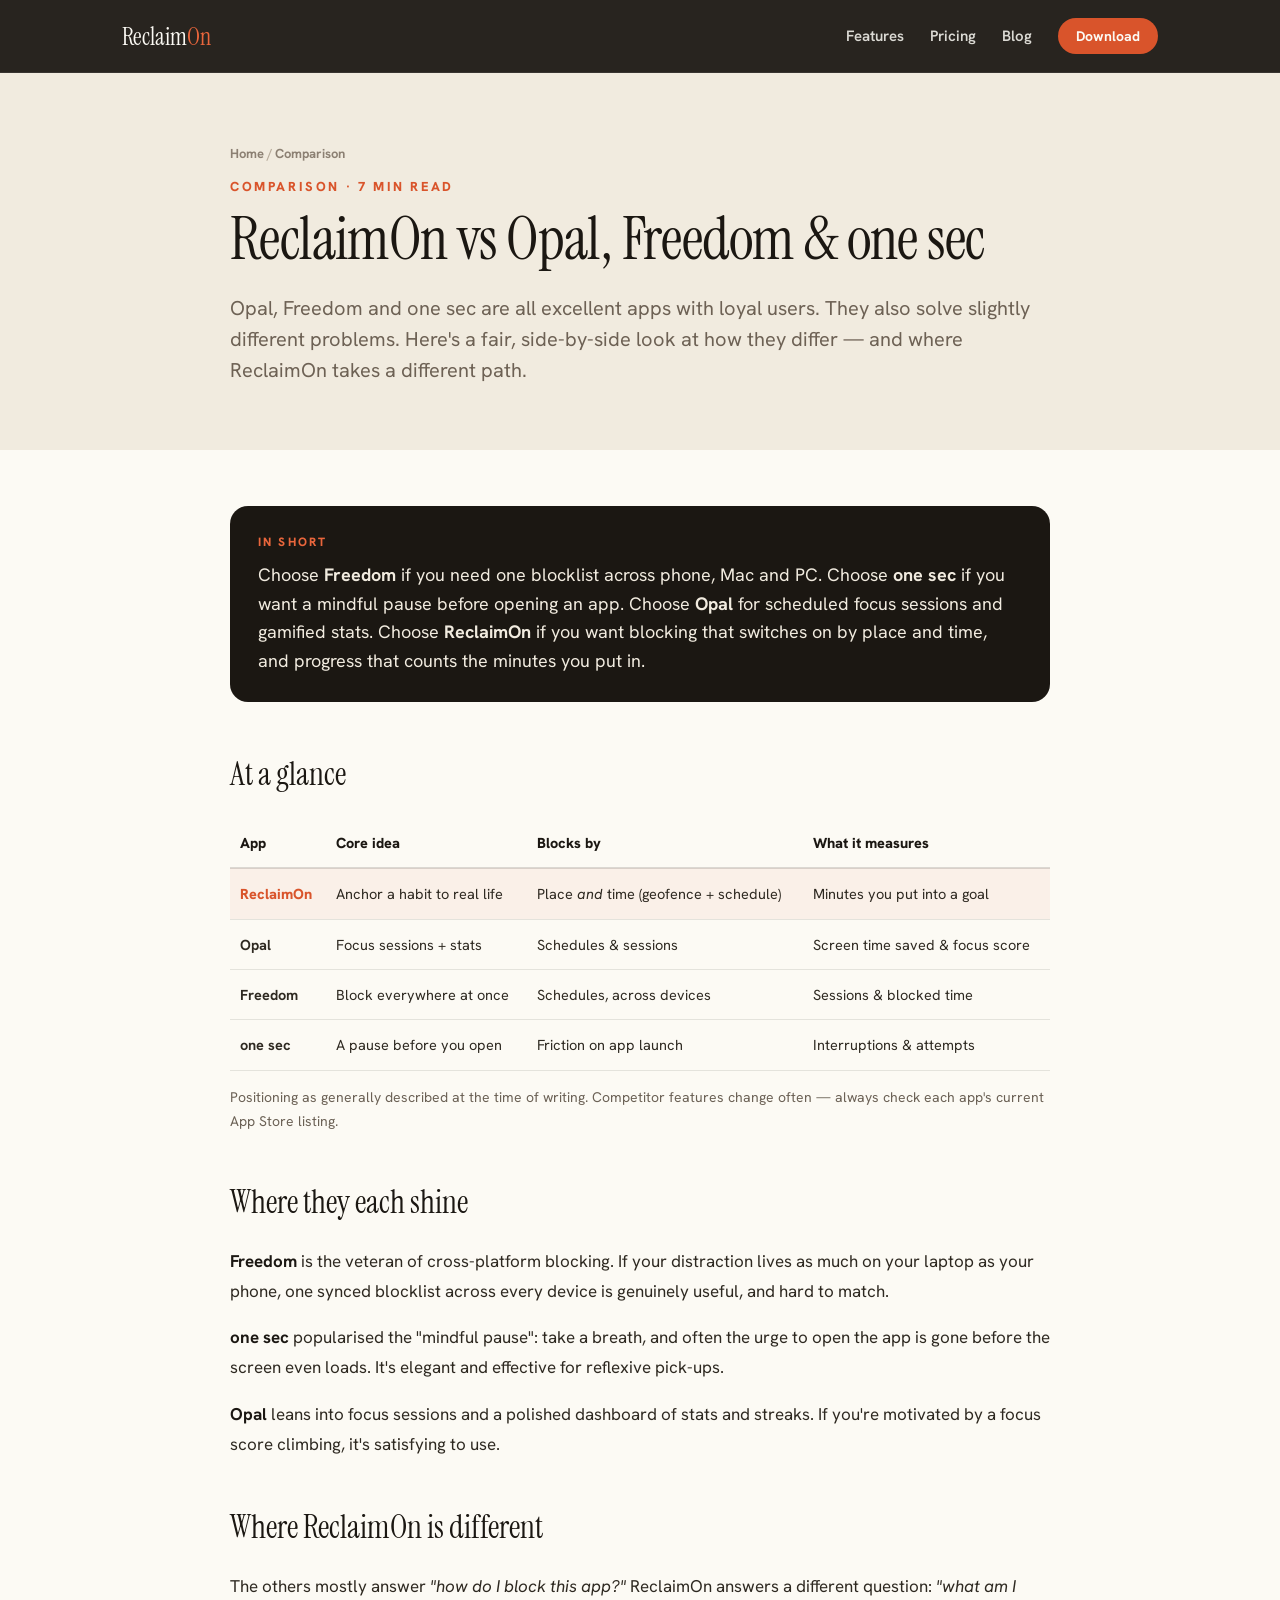
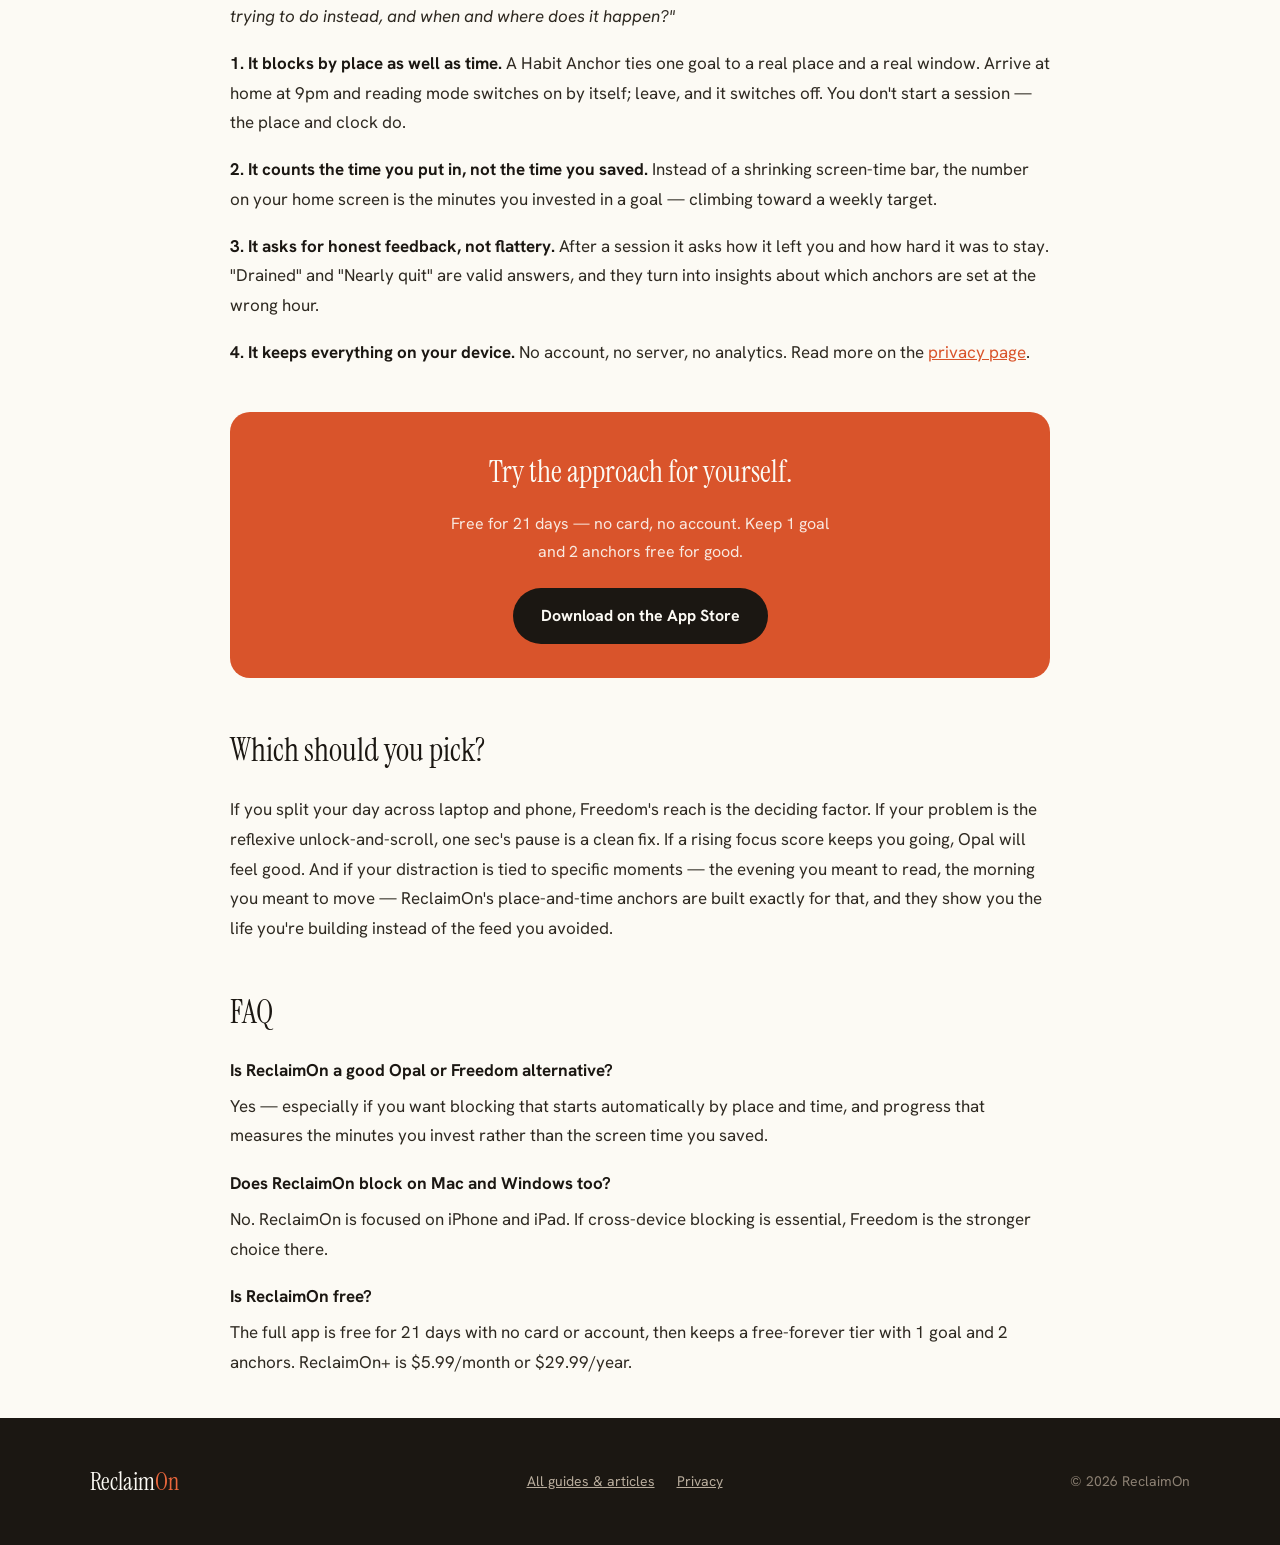
<file: reclaimon-vs-opal-freedom.html>
<!doctype html>
<html lang="en">
<head>
<meta charset="utf-8">
<meta name="viewport" content="width=device-width, initial-scale=1">
<meta name="theme-color" content="#D9542B">
<link rel="icon" type="image/png" href="favicon.png">
<meta property="og:image" content="https://www.reclaimon.com/og-image.jpg">
<meta name="twitter:image" content="https://www.reclaimon.com/og-image.jpg">
<title>ReclaimOn vs Opal, Freedom &amp; one sec: An Honest Comparison (2026)</title>
<meta name="description" content="How ReclaimOn compares to Opal, Freedom and one sec. A fair, side-by-side look at how the popular iPhone app blockers differ in approach, blocking triggers, privacy and price.">
<meta name="keywords" content="ReclaimOn vs Opal, Opal alternative, Freedom alternative, one sec alternative, best app blocker comparison, screen time app comparison">
<link rel="canonical" href="https://www.reclaimon.com/reclaimon-vs-opal-freedom">
<meta property="og:title" content="ReclaimOn vs Opal, Freedom & one sec: An Honest Comparison">
<meta property="og:description" content="A fair, side-by-side look at how the popular iPhone app blockers really differ.">
<meta property="og:type" content="article">
<link rel="preconnect" href="https://fonts.googleapis.com">
<link rel="preconnect" href="https://fonts.gstatic.com" crossorigin>
<link href="https://fonts.googleapis.com/css2?family=Hanken+Grotesk:wght@400;500;600;700;800&family=Instrument+Serif:ital@0;1&display=swap" rel="stylesheet">
<script type="application/ld+json">
{"@context":"https://schema.org","@type":"Article","headline":"ReclaimOn vs Opal, Freedom & one sec: An Honest Comparison","author":{"@type":"Organization","name":"Ohh Wow Labs"},"publisher":{"@type":"Organization","name":"ReclaimOn"},"datePublished":"2026-07-20","mainEntityOfPage":"https://www.reclaimon.com/reclaimon-vs-opal-freedom"}
</script>
<style>
  * { box-sizing:border-box; }
  html { scroll-behavior:smooth; }
  body { margin:0; background:#FCFAF4; font-family:"Hanken Grotesk",system-ui,sans-serif; color:#2E2921; -webkit-font-smoothing:antialiased; }
  a { color:#D9542B; }
  a:hover { color:#B23F1C; }
  ::selection { background:#D9542B; color:#FCFAF4; }
</style>
</head>
<body>
<nav style="position:sticky; top:0; z-index:50; background:rgba(27,23,18,.94); backdrop-filter:blur(12px); border-bottom:1px solid rgba(255,255,255,.08);">
  <div style="max-width:1100px; margin:0 auto; padding:18px 32px; display:flex; align-items:center; justify-content:space-between;">
    <a href="/" style="font-family:'Instrument Serif'; font-size:24px; color:#FCFAF4; text-decoration:none;">Reclaim<span style="color:#E9663C;">On</span></a>
    <div style="display:flex; align-items:center; gap:26px;">
      <a href="/#features" style="font-size:15px; font-weight:600; color:rgba(252,250,244,.85); text-decoration:none;">Features</a>
      <a href="/#pricing" style="font-size:15px; font-weight:600; color:rgba(252,250,244,.85); text-decoration:none;">Pricing</a>
      <a href="/blog" style="font-size:15px; font-weight:600; color:rgba(252,250,244,.85); text-decoration:none;">Blog</a>
      <a href="https://apps.apple.com/us/app/reclaimon-focus-app-blocker/id6791189313" target="_blank" rel="noopener" style="padding:9px 18px; border-radius:999px; background:#D9542B; color:#FCFAF4; font-size:14px; font-weight:700; text-decoration:none; white-space:nowrap;">Download</a>
    </div>
  </div>
</nav>

<header style="background:#F1EBDF; padding:72px 32px 64px;">
  <div style="max-width:820px; margin:0 auto;">
    <p style="margin:0 0 16px; font-size:13px; font-weight:700;"><a href="/" style="color:#8C8073; text-decoration:none;">Home</a> <span style="color:#B8AC9C;">/</span> <span style="color:#8C8073;">Comparison</span></p>
    <p style="margin:0 0 14px; font-size:13px; font-weight:800; letter-spacing:.2em; text-transform:uppercase; color:#D9542B;">Comparison · 7 min read</p>
    <h1 style="margin:0; font-family:'Instrument Serif'; font-weight:400; font-size:clamp(36px,5.5vw,60px); line-height:1.03; letter-spacing:-.01em; color:#1B1712;">ReclaimOn vs Opal, Freedom &amp; one sec</h1>
    <p style="margin:22px 0 0; font-size:20px; line-height:1.55; color:#6d6154;">Opal, Freedom and one sec are all excellent apps with loyal users. They also solve slightly different problems. Here's a fair, side-by-side look at how they differ — and where ReclaimOn takes a different path.</p>
  </div>
</header>

<main style="padding:56px 32px 40px;">
  <article style="max-width:820px; margin:0 auto; font-size:17px; line-height:1.75;">

    <div style="background:#1B1712; border-radius:18px; padding:26px 28px; margin-bottom:44px;">
      <p style="margin:0 0 8px; font-size:12px; font-weight:800; letter-spacing:.18em; text-transform:uppercase; color:#E9663C;">In short</p>
      <p style="margin:0; font-size:18px; line-height:1.6; color:#F1EBDF;">Choose <strong>Freedom</strong> if you need one blocklist across phone, Mac and PC. Choose <strong>one sec</strong> if you want a mindful pause before opening an app. Choose <strong>Opal</strong> for scheduled focus sessions and gamified stats. Choose <strong>ReclaimOn</strong> if you want blocking that switches on by place and time, and progress that counts the minutes you put in.</p>
    </div>

    <h2 style="font-family:'Instrument Serif'; font-weight:400; font-size:32px; margin:8px 0 16px; color:#1B1712;">At a glance</h2>
    <div style="overflow-x:auto; margin:0 0 12px;">
    <table style="width:100%; border-collapse:collapse; font-size:14.5px; min-width:640px;">
      <thead><tr style="border-bottom:2px solid rgba(27,23,18,.15);">
        <th style="text-align:left; padding:12px 10px; font-weight:800; color:#1B1712;">App</th>
        <th style="text-align:left; padding:12px 10px; font-weight:800; color:#1B1712;">Core idea</th>
        <th style="text-align:left; padding:12px 10px; font-weight:800; color:#1B1712;">Blocks by</th>
        <th style="text-align:left; padding:12px 10px; font-weight:800; color:#1B1712;">What it measures</th>
      </tr></thead>
      <tbody>
        <tr style="border-bottom:1px solid rgba(27,23,18,.1); background:rgba(217,84,43,.06);"><td style="padding:12px 10px; vertical-align:top; font-weight:800; color:#D9542B;">ReclaimOn</td><td style="padding:12px 10px; vertical-align:top;">Anchor a habit to real life</td><td style="padding:12px 10px; vertical-align:top;">Place <em>and</em> time (geofence + schedule)</td><td style="padding:12px 10px; vertical-align:top;">Minutes you put into a goal</td></tr>
        <tr style="border-bottom:1px solid rgba(27,23,18,.1);"><td style="padding:12px 10px; vertical-align:top; font-weight:700;">Opal</td><td style="padding:12px 10px; vertical-align:top;">Focus sessions + stats</td><td style="padding:12px 10px; vertical-align:top;">Schedules &amp; sessions</td><td style="padding:12px 10px; vertical-align:top;">Screen time saved &amp; focus score</td></tr>
        <tr style="border-bottom:1px solid rgba(27,23,18,.1);"><td style="padding:12px 10px; vertical-align:top; font-weight:700;">Freedom</td><td style="padding:12px 10px; vertical-align:top;">Block everywhere at once</td><td style="padding:12px 10px; vertical-align:top;">Schedules, across devices</td><td style="padding:12px 10px; vertical-align:top;">Sessions &amp; blocked time</td></tr>
        <tr style="border-bottom:1px solid rgba(27,23,18,.1);"><td style="padding:12px 10px; vertical-align:top; font-weight:700;">one sec</td><td style="padding:12px 10px; vertical-align:top;">A pause before you open</td><td style="padding:12px 10px; vertical-align:top;">Friction on app launch</td><td style="padding:12px 10px; vertical-align:top;">Interruptions &amp; attempts</td></tr>
      </tbody>
    </table>
    </div>
    <p style="color:#6B6155; font-size:14px;">Positioning as generally described at the time of writing. Competitor features change often — always check each app's current App Store listing.</p>

    <h2 style="font-family:'Instrument Serif'; font-weight:400; font-size:32px; margin:40px 0 12px; color:#1B1712;">Where they each shine</h2>
    <p><strong style="color:#1B1712;">Freedom</strong> is the veteran of cross-platform blocking. If your distraction lives as much on your laptop as your phone, one synced blocklist across every device is genuinely useful, and hard to match.</p>
    <p><strong style="color:#1B1712;">one sec</strong> popularised the "mindful pause": take a breath, and often the urge to open the app is gone before the screen even loads. It's elegant and effective for reflexive pick-ups.</p>
    <p><strong style="color:#1B1712;">Opal</strong> leans into focus sessions and a polished dashboard of stats and streaks. If you're motivated by a focus score climbing, it's satisfying to use.</p>

    <h2 style="font-family:'Instrument Serif'; font-weight:400; font-size:32px; margin:40px 0 12px; color:#1B1712;">Where ReclaimOn is different</h2>
    <p>The others mostly answer <em>"how do I block this app?"</em> ReclaimOn answers a different question: <em>"what am I trying to do instead, and when and where does it happen?"</em></p>
    <p><strong style="color:#1B1712;">1. It blocks by place as well as time.</strong> A Habit Anchor ties one goal to a real place and a real window. Arrive at home at 9pm and reading mode switches on by itself; leave, and it switches off. You don't start a session — the place and clock do.</p>
    <p><strong style="color:#1B1712;">2. It counts the time you put in, not the time you saved.</strong> Instead of a shrinking screen-time bar, the number on your home screen is the minutes you invested in a goal — climbing toward a weekly target.</p>
    <p><strong style="color:#1B1712;">3. It asks for honest feedback, not flattery.</strong> After a session it asks how it left you and how hard it was to stay. "Drained" and "Nearly quit" are valid answers, and they turn into insights about which anchors are set at the wrong hour.</p>
    <p><strong style="color:#1B1712;">4. It keeps everything on your device.</strong> No account, no server, no analytics. Read more on the <a href="privacy">privacy page</a>.</p>

    <div style="background:#D9542B; border-radius:20px; padding:34px; text-align:center; margin:44px 0;">
      <h3 style="margin:0; font-family:'Instrument Serif'; font-weight:400; font-size:30px; color:#FCFAF4;">Try the approach for yourself.</h3>
      <p style="margin:12px auto 22px; font-size:16px; color:rgba(252,250,244,.9); max-width:44ch;">Free for 21 days — no card, no account. Keep 1 goal and 2 anchors free for good.</p>
      <a href="https://apps.apple.com/us/app/reclaimon-focus-app-blocker/id6791189313" target="_blank" rel="noopener" style="display:inline-flex; padding:14px 28px; border-radius:999px; background:#1B1712; color:#FCFAF4; font-size:16px; font-weight:700; text-decoration:none; white-space:nowrap;">Download on the App Store</a>
    </div>

    <h2 style="font-family:'Instrument Serif'; font-weight:400; font-size:32px; margin:40px 0 12px; color:#1B1712;">Which should you pick?</h2>
    <p>If you split your day across laptop and phone, Freedom's reach is the deciding factor. If your problem is the reflexive unlock-and-scroll, one sec's pause is a clean fix. If a rising focus score keeps you going, Opal will feel good. And if your distraction is tied to specific moments — the evening you meant to read, the morning you meant to move — ReclaimOn's place-and-time anchors are built exactly for that, and they show you the life you're building instead of the feed you avoided.</p>

    <h2 style="font-family:'Instrument Serif'; font-weight:400; font-size:32px; margin:40px 0 16px; color:#1B1712;">FAQ</h2>
    <p style="margin:0 0 6px;"><strong style="color:#1B1712;">Is ReclaimOn a good Opal or Freedom alternative?</strong></p>
    <p style="margin:0 0 18px;">Yes — especially if you want blocking that starts automatically by place and time, and progress that measures the minutes you invest rather than the screen time you saved.</p>
    <p style="margin:0 0 6px;"><strong style="color:#1B1712;">Does ReclaimOn block on Mac and Windows too?</strong></p>
    <p style="margin:0 0 18px;">No. ReclaimOn is focused on iPhone and iPad. If cross-device blocking is essential, Freedom is the stronger choice there.</p>
    <p style="margin:0 0 6px;"><strong style="color:#1B1712;">Is ReclaimOn free?</strong></p>
    <p style="margin:0;">The full app is free for 21 days with no card or account, then keeps a free-forever tier with 1 goal and 2 anchors. ReclaimOn+ is $5.99/month or $29.99/year.</p>
  </article>
</main>

<footer style="background:#1B1712; padding:48px 32px;">
  <div style="max-width:1100px; margin:0 auto; display:flex; flex-wrap:wrap; justify-content:space-between; gap:16px; align-items:center;">
    <a href="/" style="font-family:'Instrument Serif'; font-size:24px; color:#FCFAF4; text-decoration:none;">Reclaim<span style="color:#E9663C;">On</span></a>
    <div style="display:flex; gap:22px; flex-wrap:wrap;">
      <a href="/blog" style="font-size:14px; color:#B8AC9C;">All guides &amp; articles</a>
      <a href="/privacy" style="font-size:14px; color:#B8AC9C;">Privacy</a>
    </div>
    <p style="margin:0; font-size:14px; color:#8C8073;">© 2026 ReclaimOn</p>
  </div>
</footer>

</body>
</html>
</file>
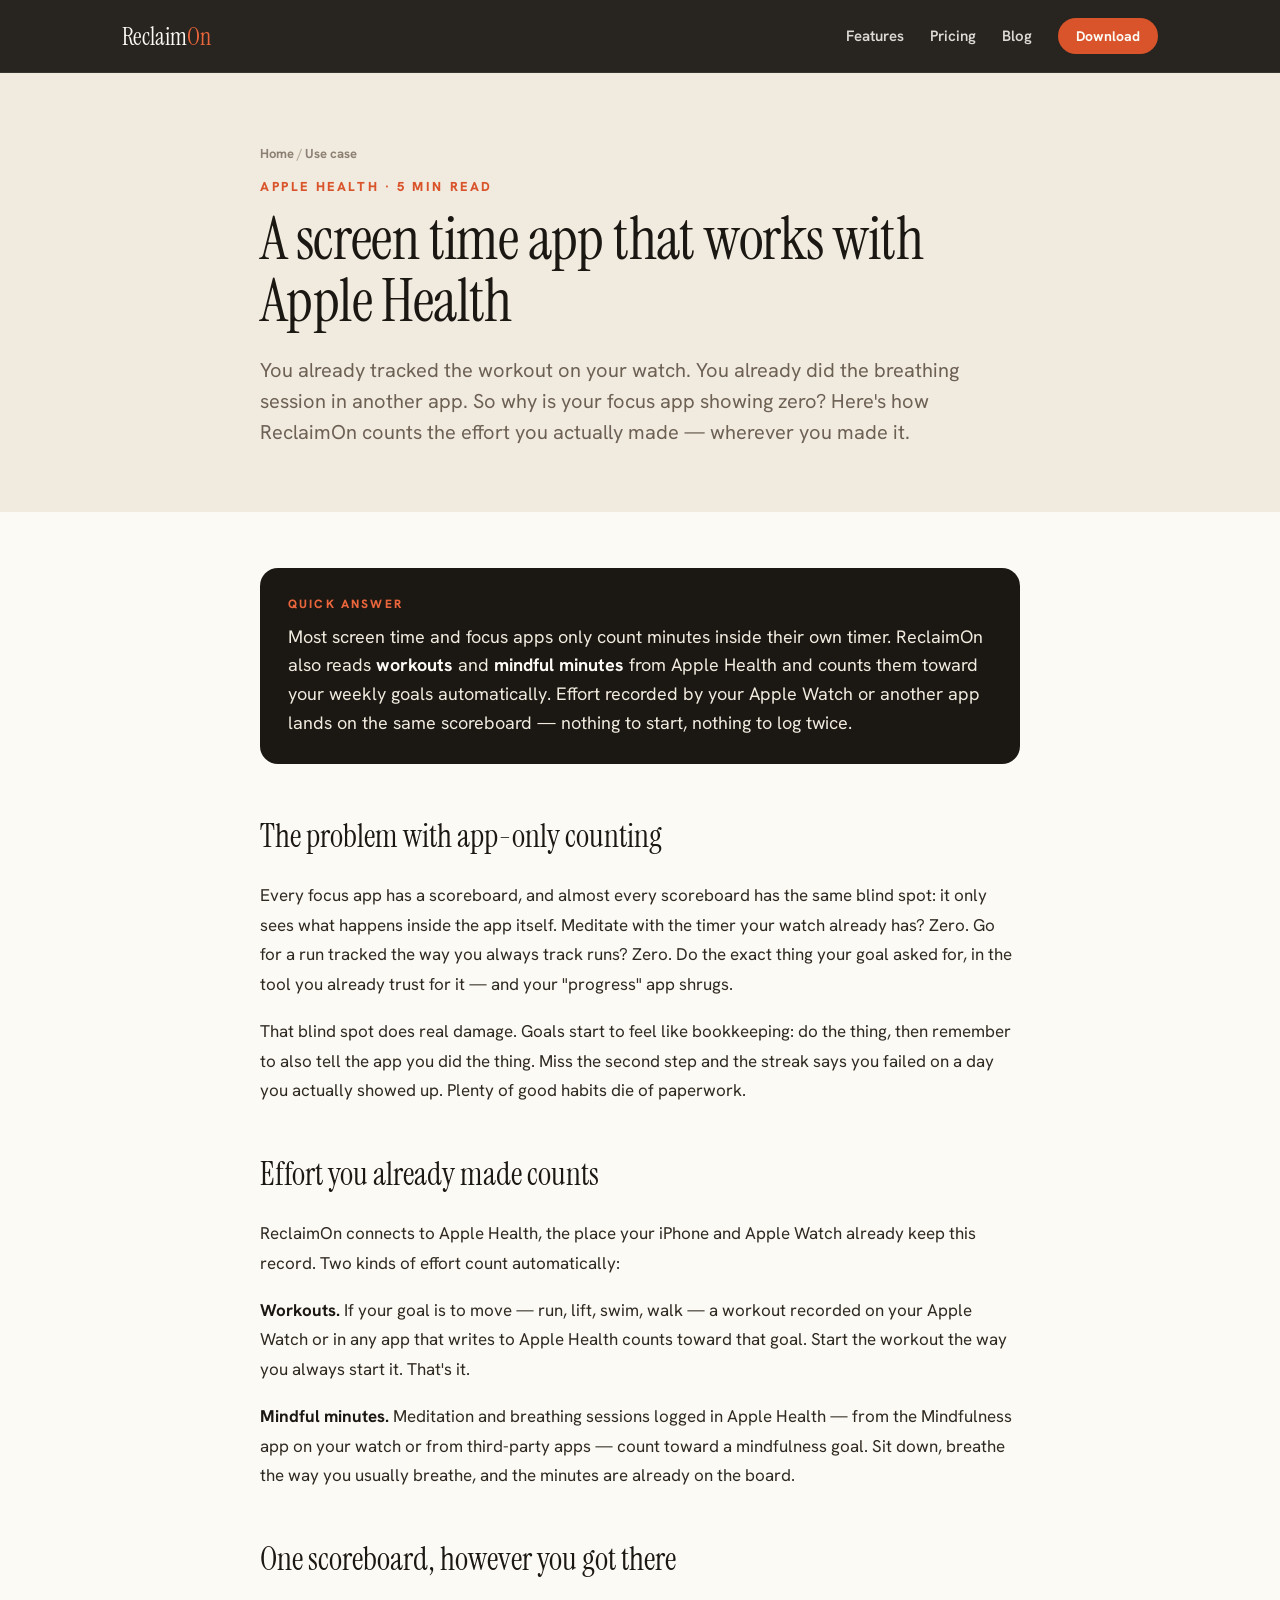
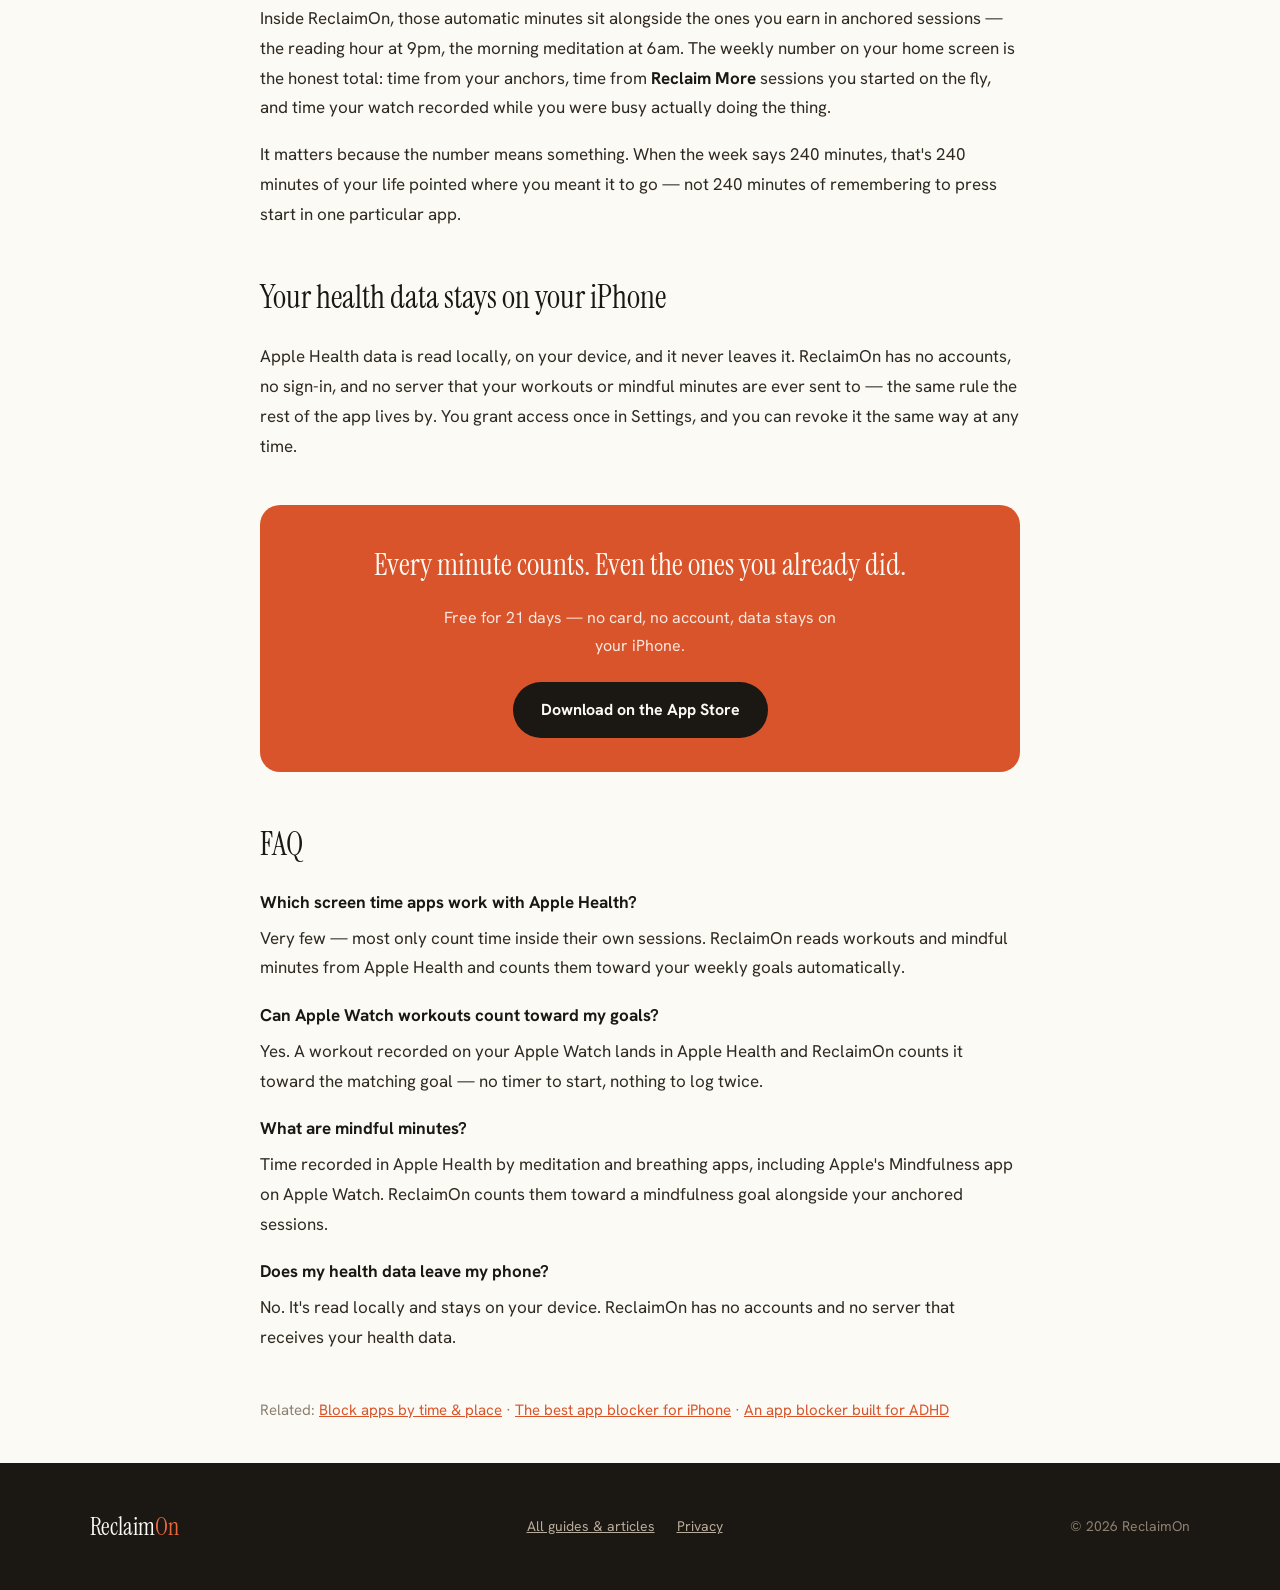
<file: screen-time-app-apple-health.html>
<!doctype html>
<html lang="en">
<head>
<meta charset="utf-8">
<meta name="viewport" content="width=device-width, initial-scale=1">
<meta name="theme-color" content="#D9542B">
<link rel="icon" type="image/png" href="favicon.png">
<meta property="og:image" content="https://www.reclaimon.com/og-image.jpg">
<meta name="twitter:image" content="https://www.reclaimon.com/og-image.jpg">
<title>A Screen Time App That Works With Apple Health | ReclaimOn</title>
<meta name="description" content="Most focus apps only count minutes inside their own timer. ReclaimOn counts Apple Health workouts and mindful minutes toward your goals automatically — effort you already made, finally on the scoreboard.">
<meta name="keywords" content="screen time app apple health, habit tracker apple health, mindful minutes app, focus app apple watch, count workouts toward goals, meditation tracker iphone">
<link rel="canonical" href="https://www.reclaimon.com/screen-time-app-apple-health">
<meta property="og:title" content="A Screen Time App That Works With Apple Health">
<meta property="og:description" content="Workouts and mindful minutes logged in Apple Health count toward your goals automatically. Effort you already made, finally on the scoreboard.">
<meta property="og:type" content="article">
<link rel="preconnect" href="https://fonts.googleapis.com">
<link rel="preconnect" href="https://fonts.gstatic.com" crossorigin>
<link href="https://fonts.googleapis.com/css2?family=Hanken+Grotesk:wght@400;500;600;700;800&family=Instrument+Serif:ital@0;1&display=swap" rel="stylesheet">
<script type="application/ld+json">
{"@context":"https://schema.org","@type":"Article","headline":"A Screen Time App That Works With Apple Health","author":{"@type":"Organization","name":"Ohh Wow Labs"},"publisher":{"@type":"Organization","name":"ReclaimOn"},"datePublished":"2026-08-03","mainEntityOfPage":"https://www.reclaimon.com/screen-time-app-apple-health"}
</script>
<script type="application/ld+json">
{"@context":"https://schema.org","@type":"FAQPage","mainEntity":[{"@type":"Question","name":"Which screen time apps work with Apple Health?","acceptedAnswer":{"@type":"Answer","text":"Very few. Most app blockers and focus timers only count time inside their own sessions. ReclaimOn reads workouts and mindful minutes from Apple Health and counts them toward your weekly goals automatically, so effort logged by your Apple Watch or another app still counts."}},{"@type":"Question","name":"Can Apple Watch workouts count toward app goals?","acceptedAnswer":{"@type":"Answer","text":"Yes, with ReclaimOn. If your goal is to move more or exercise regularly, a workout recorded on your Apple Watch lands in Apple Health and is counted toward that goal — no timer to start, nothing to log twice."}},{"@type":"Question","name":"What are mindful minutes on iPhone?","acceptedAnswer":{"@type":"Answer","text":"Mindful minutes are time recorded in Apple Health by meditation and breathing apps — Apple's own Mindfulness app on Apple Watch, and many third-party apps. ReclaimOn counts them toward a mindfulness goal automatically, alongside any anchored sessions you run in the app."}},{"@type":"Question","name":"Does ReclaimOn need an account or send my health data anywhere?","acceptedAnswer":{"@type":"Answer","text":"No. ReclaimOn has no accounts and your data stays on your device. Apple Health data is read locally on your iPhone and never leaves it."}}]}
</script>
<style>
  * { box-sizing:border-box; }
  html { scroll-behavior:smooth; }
  body { margin:0; background:#FCFAF4; font-family:"Hanken Grotesk",system-ui,sans-serif; color:#2E2921; -webkit-font-smoothing:antialiased; }
  a { color:#D9542B; }
  a:hover { color:#B23F1C; }
  ::selection { background:#D9542B; color:#FCFAF4; }
</style>
</head>
<body>
<nav style="position:sticky; top:0; z-index:50; background:rgba(27,23,18,.94); backdrop-filter:blur(12px); border-bottom:1px solid rgba(255,255,255,.08);">
  <div style="max-width:1100px; margin:0 auto; padding:18px 32px; display:flex; align-items:center; justify-content:space-between;">
    <a href="/" style="font-family:'Instrument Serif'; font-size:24px; color:#FCFAF4; text-decoration:none;">Reclaim<span style="color:#E9663C;">On</span></a>
    <div style="display:flex; align-items:center; gap:26px;">
      <a href="/#features" style="font-size:15px; font-weight:600; color:rgba(252,250,244,.85); text-decoration:none;">Features</a>
      <a href="/#pricing" style="font-size:15px; font-weight:600; color:rgba(252,250,244,.85); text-decoration:none;">Pricing</a>
      <a href="/blog" style="font-size:15px; font-weight:600; color:rgba(252,250,244,.85); text-decoration:none;">Blog</a>
      <a href="https://apps.apple.com/us/app/reclaimon-focus-app-blocker/id6791189313" target="_blank" rel="noopener" style="padding:9px 18px; border-radius:999px; background:#D9542B; color:#FCFAF4; font-size:14px; font-weight:700; text-decoration:none; white-space:nowrap;">Download</a>
    </div>
  </div>
</nav>

<header style="background:#F1EBDF; padding:72px 32px 64px;">
  <div style="max-width:760px; margin:0 auto;">
    <p style="margin:0 0 16px; font-size:13px; font-weight:700;"><a href="/" style="color:#8C8073; text-decoration:none;">Home</a> <span style="color:#B8AC9C;">/</span> <span style="color:#8C8073;">Use case</span></p>
    <p style="margin:0 0 14px; font-size:13px; font-weight:800; letter-spacing:.2em; text-transform:uppercase; color:#D9542B;">Apple Health · 5 min read</p>
    <h1 style="margin:0; font-family:'Instrument Serif'; font-weight:400; font-size:clamp(36px,5.5vw,60px); line-height:1.03; letter-spacing:-.01em; color:#1B1712;">A screen time app that works with Apple Health</h1>
    <p style="margin:22px 0 0; font-size:20px; line-height:1.55; color:#6d6154;">You already tracked the workout on your watch. You already did the breathing session in another app. So why is your focus app showing zero? Here's how ReclaimOn counts the effort you actually made — wherever you made it.</p>
  </div>
</header>

<main style="padding:56px 32px 40px;">
  <article style="max-width:760px; margin:0 auto; font-size:17px; line-height:1.75;">

    <div style="background:#1B1712; border-radius:18px; padding:26px 28px; margin-bottom:44px;">
      <p style="margin:0 0 8px; font-size:12px; font-weight:800; letter-spacing:.18em; text-transform:uppercase; color:#E9663C;">Quick answer</p>
      <p style="margin:0; font-size:18px; line-height:1.6; color:#F1EBDF;">Most screen time and focus apps only count minutes inside their own timer. ReclaimOn also reads <strong style="color:#FCFAF4;">workouts</strong> and <strong style="color:#FCFAF4;">mindful minutes</strong> from Apple Health and counts them toward your weekly goals automatically. Effort recorded by your Apple Watch or another app lands on the same scoreboard — nothing to start, nothing to log twice.</p>
    </div>

    <h2 style="font-family:'Instrument Serif'; font-weight:400; font-size:32px; margin:8px 0 12px; color:#1B1712;">The problem with app-only counting</h2>
    <p>Every focus app has a scoreboard, and almost every scoreboard has the same blind spot: it only sees what happens inside the app itself. Meditate with the timer your watch already has? Zero. Go for a run tracked the way you always track runs? Zero. Do the exact thing your goal asked for, in the tool you already trust for it — and your "progress" app shrugs.</p>
    <p>That blind spot does real damage. Goals start to feel like bookkeeping: do the thing, then remember to also tell the app you did the thing. Miss the second step and the streak says you failed on a day you actually showed up. Plenty of good habits die of paperwork.</p>

    <h2 style="font-family:'Instrument Serif'; font-weight:400; font-size:32px; margin:40px 0 12px; color:#1B1712;">Effort you already made counts</h2>
    <p>ReclaimOn connects to Apple Health, the place your iPhone and Apple Watch already keep this record. Two kinds of effort count automatically:</p>
    <p><strong style="color:#1B1712;">Workouts.</strong> If your goal is to move — run, lift, swim, walk — a workout recorded on your Apple Watch or in any app that writes to Apple Health counts toward that goal. Start the workout the way you always start it. That's it.</p>
    <p><strong style="color:#1B1712;">Mindful minutes.</strong> Meditation and breathing sessions logged in Apple Health — from the Mindfulness app on your watch or from third-party apps — count toward a mindfulness goal. Sit down, breathe the way you usually breathe, and the minutes are already on the board.</p>

    <h2 style="font-family:'Instrument Serif'; font-weight:400; font-size:32px; margin:40px 0 12px; color:#1B1712;">One scoreboard, however you got there</h2>
    <p>Inside ReclaimOn, those automatic minutes sit alongside the ones you earn in anchored sessions — the reading hour at 9pm, the morning meditation at 6am. The weekly number on your home screen is the honest total: time from your anchors, time from <strong style="color:#1B1712;">Reclaim More</strong> sessions you started on the fly, and time your watch recorded while you were busy actually doing the thing.</p>
    <p>It matters because the number means something. When the week says 240 minutes, that's 240 minutes of your life pointed where you meant it to go — not 240 minutes of remembering to press start in one particular app.</p>

    <h2 style="font-family:'Instrument Serif'; font-weight:400; font-size:32px; margin:40px 0 12px; color:#1B1712;">Your health data stays on your iPhone</h2>
    <p>Apple Health data is read locally, on your device, and it never leaves it. ReclaimOn has no accounts, no sign-in, and no server that your workouts or mindful minutes are ever sent to — the same rule the rest of the app lives by. You grant access once in Settings, and you can revoke it the same way at any time.</p>

    <div style="background:#D9542B; border-radius:20px; padding:34px; text-align:center; margin:44px 0;">
      <h3 style="margin:0; font-family:'Instrument Serif'; font-weight:400; font-size:30px; color:#FCFAF4;">Every minute counts. Even the ones you already did.</h3>
      <p style="margin:12px auto 22px; font-size:16px; color:rgba(252,250,244,.9); max-width:44ch;">Free for 21 days — no card, no account, data stays on your iPhone.</p>
      <a href="https://apps.apple.com/us/app/reclaimon-focus-app-blocker/id6791189313" target="_blank" rel="noopener" style="display:inline-flex; padding:14px 28px; border-radius:999px; background:#1B1712; color:#FCFAF4; font-size:16px; font-weight:700; text-decoration:none; white-space:nowrap;">Download on the App Store</a>
    </div>

    <h2 style="font-family:'Instrument Serif'; font-weight:400; font-size:32px; margin:40px 0 16px; color:#1B1712;">FAQ</h2>
    <p style="margin:0 0 6px;"><strong style="color:#1B1712;">Which screen time apps work with Apple Health?</strong></p>
    <p style="margin:0 0 18px;">Very few — most only count time inside their own sessions. ReclaimOn reads workouts and mindful minutes from Apple Health and counts them toward your weekly goals automatically.</p>
    <p style="margin:0 0 6px;"><strong style="color:#1B1712;">Can Apple Watch workouts count toward my goals?</strong></p>
    <p style="margin:0 0 18px;">Yes. A workout recorded on your Apple Watch lands in Apple Health and ReclaimOn counts it toward the matching goal — no timer to start, nothing to log twice.</p>
    <p style="margin:0 0 6px;"><strong style="color:#1B1712;">What are mindful minutes?</strong></p>
    <p style="margin:0 0 18px;">Time recorded in Apple Health by meditation and breathing apps, including Apple's Mindfulness app on Apple Watch. ReclaimOn counts them toward a mindfulness goal alongside your anchored sessions.</p>
    <p style="margin:0 0 6px;"><strong style="color:#1B1712;">Does my health data leave my phone?</strong></p>
    <p style="margin:0;">No. It's read locally and stays on your device. ReclaimOn has no accounts and no server that receives your health data.</p>

    <p style="margin:44px 0 0; font-size:15px; color:#8C8073;">Related: <a href="/how-to-block-apps-iphone-time-place">Block apps by time &amp; place</a> · <a href="/best-app-blocker-iphone">The best app blocker for iPhone</a> · <a href="/app-blocker-for-adhd">An app blocker built for ADHD</a></p>
  </article>
</main>

<footer style="background:#1B1712; padding:48px 32px;">
  <div style="max-width:1100px; margin:0 auto; display:flex; flex-wrap:wrap; justify-content:space-between; gap:16px; align-items:center;">
    <a href="/" style="font-family:'Instrument Serif'; font-size:24px; color:#FCFAF4; text-decoration:none;">Reclaim<span style="color:#E9663C;">On</span></a>
    <div style="display:flex; gap:22px; flex-wrap:wrap;">
      <a href="/blog" style="font-size:14px; color:#B8AC9C;">All guides &amp; articles</a>
      <a href="/privacy" style="font-size:14px; color:#B8AC9C;">Privacy</a>
    </div>
    <p style="margin:0; font-size:14px; color:#8C8073;">© 2026 ReclaimOn</p>
  </div>
</footer>

</body>
</html>
</file>
